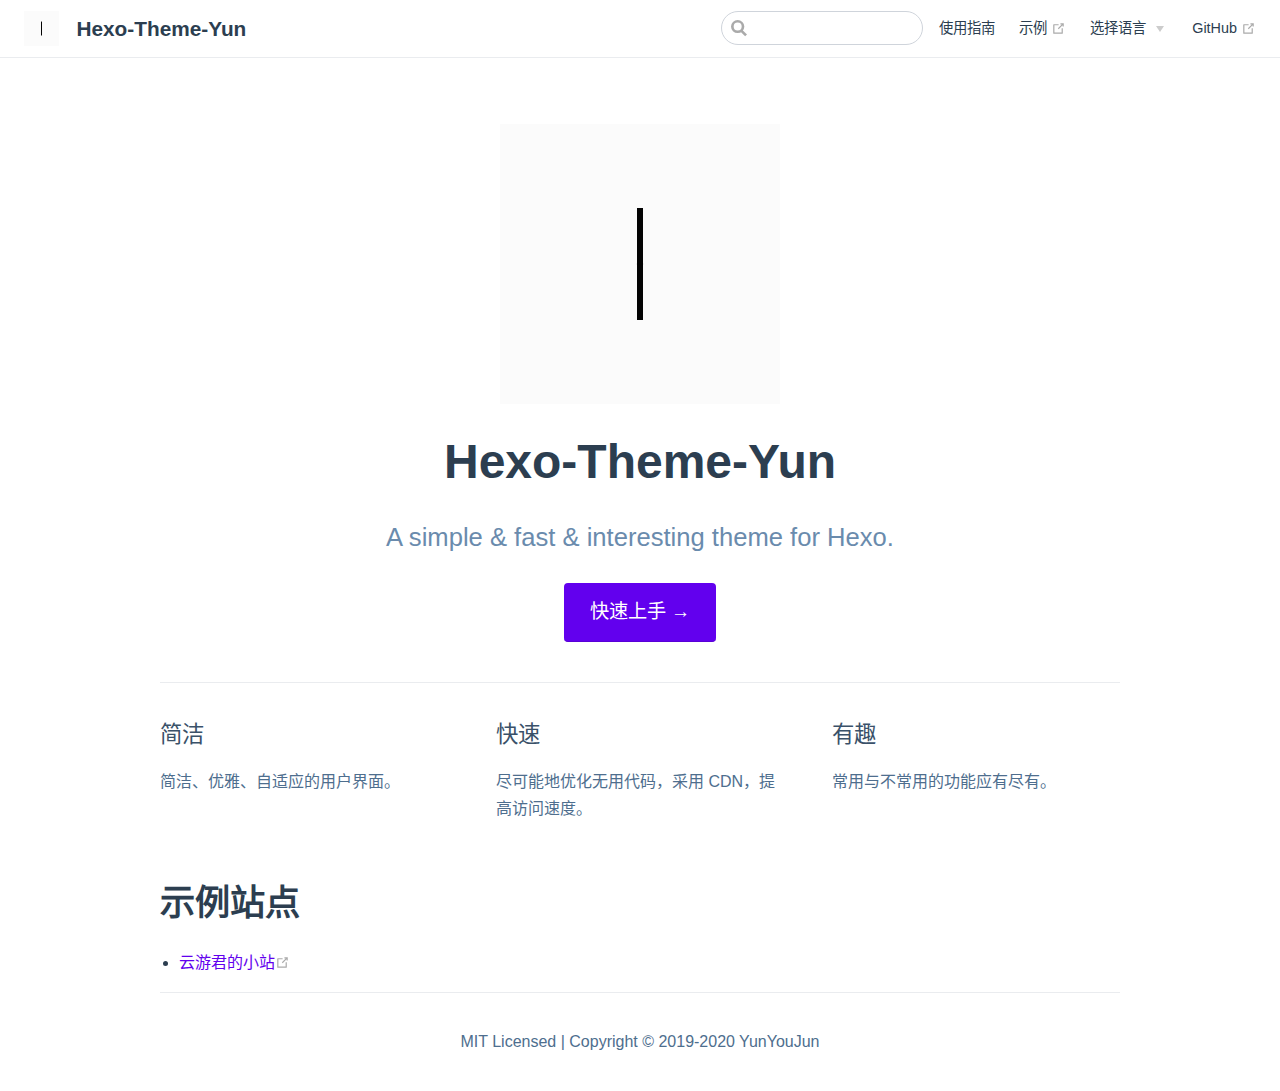
<file: index.html>
<!DOCTYPE html>
<html lang="zh-CN">
  <head>
    <meta charset="utf-8">
    <meta name="viewport" content="width=device-width,initial-scale=1">
    <title>Hexo-Theme-Yun</title>
    <meta name="description" content="A powerful &amp; simple &amp; fast theme for Hexo.">
    <meta name="generator" content="VuePress 1.3.1">
    <link rel="icon" href="/logo.png">
  <link rel="manifest" href="/manifest.json">
  <meta name="theme-color" content="#6200ee">
  <meta name="apple-mobile-web-app-capable" content="yes">
  <meta name="apple-mobile-web-app-status-bar-style" content="#6200ee">
  <link rel="apple-touch-icon" href="/logo.png">
  <link rel="mask-icon" href="/logo.png" color="#6200ee">
  <meta name="msapplication-TileImage" content="/logo.png">
  <meta name="msapplication-TileColor" content="#6200ee">
  <[object Object]></[object Object]>
    
    <link rel="preload" href="/assets/css/0.styles.6aa9fc80.css" as="style"><link rel="preload" href="/assets/js/app.b663e7e6.js" as="script"><link rel="preload" href="/assets/js/2.4c6a1c10.js" as="script"><link rel="preload" href="/assets/js/6.dcdd47dc.js" as="script"><link rel="preload" href="/assets/js/3.0c5c205d.js" as="script"><link rel="prefetch" href="/assets/js/10.4856de43.js"><link rel="prefetch" href="/assets/js/11.38d981e0.js"><link rel="prefetch" href="/assets/js/12.ebe03d4f.js"><link rel="prefetch" href="/assets/js/13.8237a7c3.js"><link rel="prefetch" href="/assets/js/14.92f6389c.js"><link rel="prefetch" href="/assets/js/15.bd300823.js"><link rel="prefetch" href="/assets/js/16.a3792da2.js"><link rel="prefetch" href="/assets/js/17.76fe4f1d.js"><link rel="prefetch" href="/assets/js/18.2052b3cf.js"><link rel="prefetch" href="/assets/js/4.f180985b.js"><link rel="prefetch" href="/assets/js/5.dac3e8b9.js"><link rel="prefetch" href="/assets/js/7.cabfba68.js"><link rel="prefetch" href="/assets/js/8.44276722.js"><link rel="prefetch" href="/assets/js/9.d3fd572e.js">
    <link rel="stylesheet" href="/assets/css/0.styles.6aa9fc80.css">
  </head>
  <body>
    <div id="app" data-server-rendered="true"><div class="theme-container no-sidebar"><header class="navbar"><div class="sidebar-button"><svg xmlns="http://www.w3.org/2000/svg" aria-hidden="true" role="img" viewBox="0 0 448 512" class="icon"><path fill="currentColor" d="M436 124H12c-6.627 0-12-5.373-12-12V80c0-6.627 5.373-12 12-12h424c6.627 0 12 5.373 12 12v32c0 6.627-5.373 12-12 12zm0 160H12c-6.627 0-12-5.373-12-12v-32c0-6.627 5.373-12 12-12h424c6.627 0 12 5.373 12 12v32c0 6.627-5.373 12-12 12zm0 160H12c-6.627 0-12-5.373-12-12v-32c0-6.627 5.373-12 12-12h424c6.627 0 12 5.373 12 12v32c0 6.627-5.373 12-12 12z"></path></svg></div> <a href="/" class="home-link router-link-exact-active router-link-active"><img src="/logo.gif" alt="Hexo-Theme-Yun" class="logo"> <span class="site-name can-hide">Hexo-Theme-Yun</span></a> <div class="links"><div class="search-box"><input aria-label="Search" autocomplete="off" spellcheck="false" value=""> <!----></div> <nav class="nav-links can-hide"><div class="nav-item"><a href="/guide/" class="nav-link">
  使用指南
</a></div><div class="nav-item"><a href="https://www.yunyoujun.cn" target="_blank" rel="noopener noreferrer" class="nav-link external">
  示例
  <svg xmlns="http://www.w3.org/2000/svg" aria-hidden="true" x="0px" y="0px" viewBox="0 0 100 100" width="15" height="15" class="icon outbound"><path fill="currentColor" d="M18.8,85.1h56l0,0c2.2,0,4-1.8,4-4v-32h-8v28h-48v-48h28v-8h-32l0,0c-2.2,0-4,1.8-4,4v56C14.8,83.3,16.6,85.1,18.8,85.1z"></path> <polygon fill="currentColor" points="45.7,48.7 51.3,54.3 77.2,28.5 77.2,37.2 85.2,37.2 85.2,14.9 62.8,14.9 62.8,22.9 71.5,22.9"></polygon></svg></a></div><div class="nav-item"><div class="dropdown-wrapper"><button type="button" aria-label="Select language" class="dropdown-title"><span class="title">选择语言</span> <span class="arrow right"></span></button> <ul class="nav-dropdown" style="display:none;"><li class="dropdown-item"><!----> <a href="/" class="nav-link router-link-exact-active router-link-active">
  简体中文
</a></li><li class="dropdown-item"><!----> <a href="/en/" class="nav-link">
  English
</a></li></ul></div></div> <a href="https://github.com/YunYouJun/hexo-theme-yun" target="_blank" rel="noopener noreferrer" class="repo-link">
    GitHub
    <svg xmlns="http://www.w3.org/2000/svg" aria-hidden="true" x="0px" y="0px" viewBox="0 0 100 100" width="15" height="15" class="icon outbound"><path fill="currentColor" d="M18.8,85.1h56l0,0c2.2,0,4-1.8,4-4v-32h-8v28h-48v-48h28v-8h-32l0,0c-2.2,0-4,1.8-4,4v56C14.8,83.3,16.6,85.1,18.8,85.1z"></path> <polygon fill="currentColor" points="45.7,48.7 51.3,54.3 77.2,28.5 77.2,37.2 85.2,37.2 85.2,14.9 62.8,14.9 62.8,22.9 71.5,22.9"></polygon></svg></a></nav></div></header> <div class="sidebar-mask"></div> <aside class="sidebar"><nav class="nav-links"><div class="nav-item"><a href="/guide/" class="nav-link">
  使用指南
</a></div><div class="nav-item"><a href="https://www.yunyoujun.cn" target="_blank" rel="noopener noreferrer" class="nav-link external">
  示例
  <svg xmlns="http://www.w3.org/2000/svg" aria-hidden="true" x="0px" y="0px" viewBox="0 0 100 100" width="15" height="15" class="icon outbound"><path fill="currentColor" d="M18.8,85.1h56l0,0c2.2,0,4-1.8,4-4v-32h-8v28h-48v-48h28v-8h-32l0,0c-2.2,0-4,1.8-4,4v56C14.8,83.3,16.6,85.1,18.8,85.1z"></path> <polygon fill="currentColor" points="45.7,48.7 51.3,54.3 77.2,28.5 77.2,37.2 85.2,37.2 85.2,14.9 62.8,14.9 62.8,22.9 71.5,22.9"></polygon></svg></a></div><div class="nav-item"><div class="dropdown-wrapper"><button type="button" aria-label="Select language" class="dropdown-title"><span class="title">选择语言</span> <span class="arrow right"></span></button> <ul class="nav-dropdown" style="display:none;"><li class="dropdown-item"><!----> <a href="/" class="nav-link router-link-exact-active router-link-active">
  简体中文
</a></li><li class="dropdown-item"><!----> <a href="/en/" class="nav-link">
  English
</a></li></ul></div></div> <a href="https://github.com/YunYouJun/hexo-theme-yun" target="_blank" rel="noopener noreferrer" class="repo-link">
    GitHub
    <svg xmlns="http://www.w3.org/2000/svg" aria-hidden="true" x="0px" y="0px" viewBox="0 0 100 100" width="15" height="15" class="icon outbound"><path fill="currentColor" d="M18.8,85.1h56l0,0c2.2,0,4-1.8,4-4v-32h-8v28h-48v-48h28v-8h-32l0,0c-2.2,0-4,1.8-4,4v56C14.8,83.3,16.6,85.1,18.8,85.1z"></path> <polygon fill="currentColor" points="45.7,48.7 51.3,54.3 77.2,28.5 77.2,37.2 85.2,37.2 85.2,14.9 62.8,14.9 62.8,22.9 71.5,22.9"></polygon></svg></a></nav>  <!----> </aside> <main aria-labelledby="main-title" class="home"><header class="hero"><img src="/logo.gif" alt="hero"> <h1 id="main-title">
      Hexo-Theme-Yun
    </h1> <p class="description">
      A simple &amp; fast &amp; interesting theme for Hexo.
    </p> <p class="action"><a href="/guide/" class="nav-link action-button">
  快速上手 →
</a></p></header> <div class="features"><div class="feature"><h2>简洁</h2> <p>简洁、优雅、自适应的用户界面。</p></div><div class="feature"><h2>快速</h2> <p>尽可能地优化无用代码，采用 CDN，提高访问速度。</p></div><div class="feature"><h2>有趣</h2> <p>常用与不常用的功能应有尽有。</p></div></div> <div class="theme-default-content custom content__default"><h1 id="示例站点"><a href="#示例站点" class="header-anchor">#</a> 示例站点</h1> <ul><li><a href="https://www.yunyoujun.cn" target="_blank" rel="noopener noreferrer">云游君的小站<svg xmlns="http://www.w3.org/2000/svg" aria-hidden="true" x="0px" y="0px" viewBox="0 0 100 100" width="15" height="15" class="icon outbound"><path fill="currentColor" d="M18.8,85.1h56l0,0c2.2,0,4-1.8,4-4v-32h-8v28h-48v-48h28v-8h-32l0,0c-2.2,0-4,1.8-4,4v56C14.8,83.3,16.6,85.1,18.8,85.1z"></path> <polygon fill="currentColor" points="45.7,48.7 51.3,54.3 77.2,28.5 77.2,37.2 85.2,37.2 85.2,14.9 62.8,14.9 62.8,22.9 71.5,22.9"></polygon></svg></a></li></ul></div> <div class="footer">
    MIT Licensed | Copyright © 2019-2020 YunYouJun
  </div></main></div><div class="global-ui"><!----><!----></div></div>
    <script src="/assets/js/app.b663e7e6.js" defer></script><script src="/assets/js/2.4c6a1c10.js" defer></script><script src="/assets/js/6.dcdd47dc.js" defer></script><script src="/assets/js/3.0c5c205d.js" defer></script>
  </body>
</html>
</file>
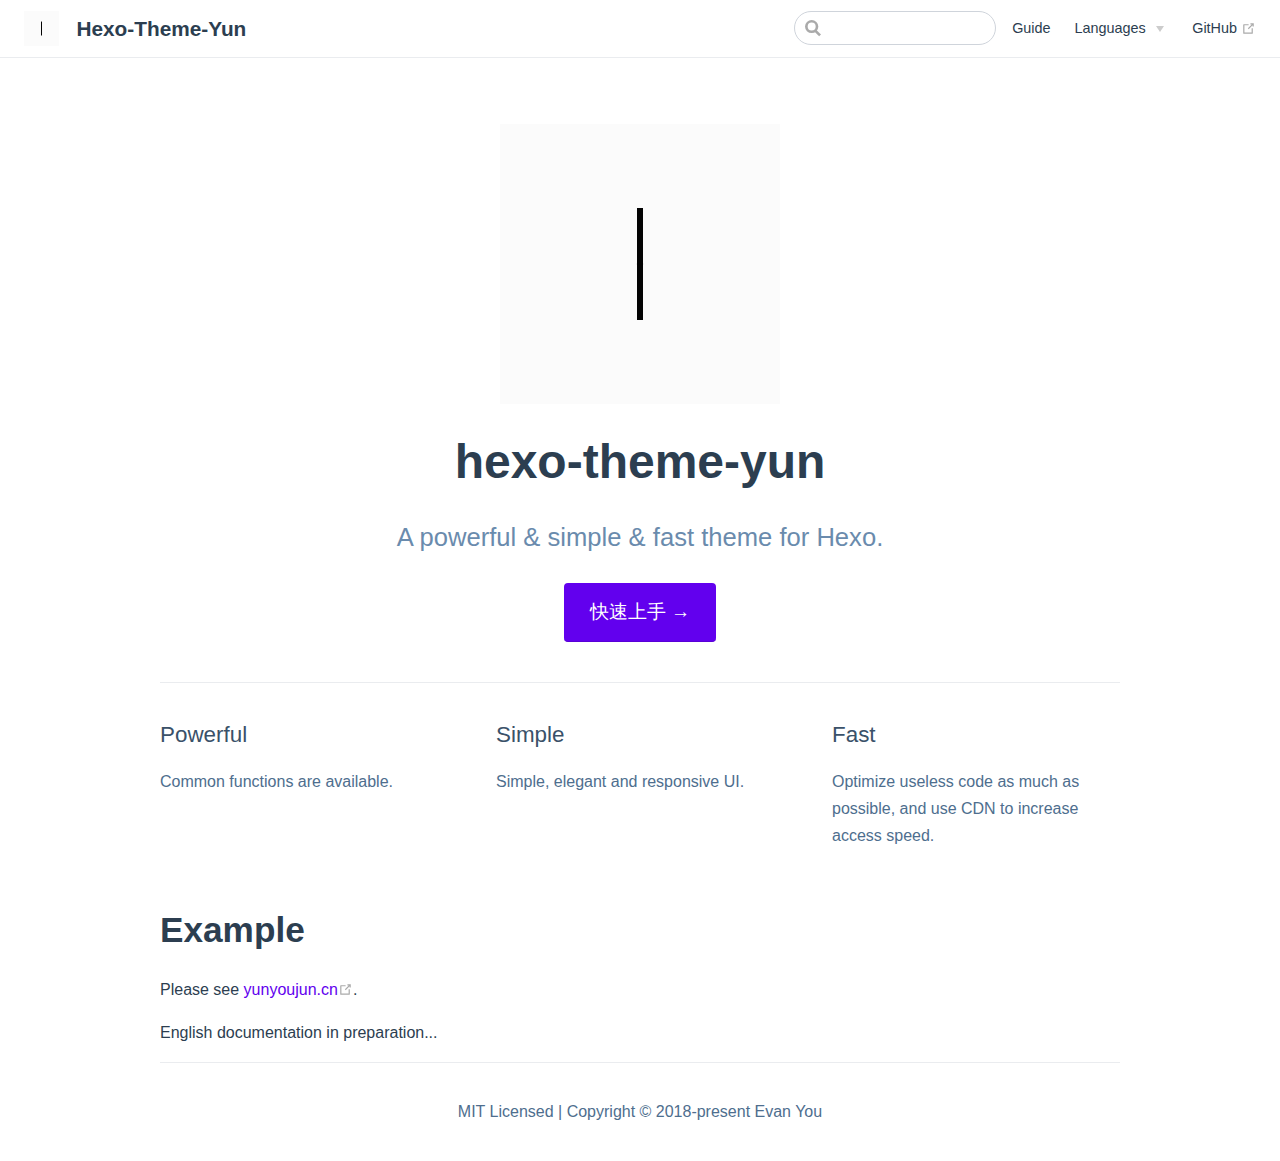
<file: en/index.html>
<!DOCTYPE html>
<html lang="en-US">
  <head>
    <meta charset="utf-8">
    <meta name="viewport" content="width=device-width,initial-scale=1">
    <title>Hexo-Theme-Yun</title>
    <meta name="description" content="A powerful &amp; simple &amp; fast theme for Hexo.">
    <meta name="generator" content="VuePress 1.3.1">
    <link rel="icon" href="/logo.png">
  <link rel="manifest" href="/manifest.json">
  <meta name="theme-color" content="#6200ee">
  <meta name="apple-mobile-web-app-capable" content="yes">
  <meta name="apple-mobile-web-app-status-bar-style" content="#6200ee">
  <link rel="apple-touch-icon" href="/logo.png">
  <link rel="mask-icon" href="/logo.png" color="#6200ee">
  <meta name="msapplication-TileImage" content="/logo.png">
  <meta name="msapplication-TileColor" content="#6200ee">
  <[object Object]></[object Object]>
    
    <link rel="preload" href="/assets/css/0.styles.6aa9fc80.css" as="style"><link rel="preload" href="/assets/js/app.b663e7e6.js" as="script"><link rel="preload" href="/assets/js/2.4c6a1c10.js" as="script"><link rel="preload" href="/assets/js/8.44276722.js" as="script"><link rel="preload" href="/assets/js/3.0c5c205d.js" as="script"><link rel="prefetch" href="/assets/js/10.4856de43.js"><link rel="prefetch" href="/assets/js/11.38d981e0.js"><link rel="prefetch" href="/assets/js/12.ebe03d4f.js"><link rel="prefetch" href="/assets/js/13.8237a7c3.js"><link rel="prefetch" href="/assets/js/14.92f6389c.js"><link rel="prefetch" href="/assets/js/15.bd300823.js"><link rel="prefetch" href="/assets/js/16.a3792da2.js"><link rel="prefetch" href="/assets/js/17.76fe4f1d.js"><link rel="prefetch" href="/assets/js/18.2052b3cf.js"><link rel="prefetch" href="/assets/js/4.f180985b.js"><link rel="prefetch" href="/assets/js/5.dac3e8b9.js"><link rel="prefetch" href="/assets/js/6.dcdd47dc.js"><link rel="prefetch" href="/assets/js/7.cabfba68.js"><link rel="prefetch" href="/assets/js/9.d3fd572e.js">
    <link rel="stylesheet" href="/assets/css/0.styles.6aa9fc80.css">
  </head>
  <body>
    <div id="app" data-server-rendered="true"><div class="theme-container no-sidebar"><header class="navbar"><div class="sidebar-button"><svg xmlns="http://www.w3.org/2000/svg" aria-hidden="true" role="img" viewBox="0 0 448 512" class="icon"><path fill="currentColor" d="M436 124H12c-6.627 0-12-5.373-12-12V80c0-6.627 5.373-12 12-12h424c6.627 0 12 5.373 12 12v32c0 6.627-5.373 12-12 12zm0 160H12c-6.627 0-12-5.373-12-12v-32c0-6.627 5.373-12 12-12h424c6.627 0 12 5.373 12 12v32c0 6.627-5.373 12-12 12zm0 160H12c-6.627 0-12-5.373-12-12v-32c0-6.627 5.373-12 12-12h424c6.627 0 12 5.373 12 12v32c0 6.627-5.373 12-12 12z"></path></svg></div> <a href="/en/" class="home-link router-link-exact-active router-link-active"><img src="/logo.gif" alt="Hexo-Theme-Yun" class="logo"> <span class="site-name can-hide">Hexo-Theme-Yun</span></a> <div class="links"><div class="search-box"><input aria-label="Search" autocomplete="off" spellcheck="false" value=""> <!----></div> <nav class="nav-links can-hide"><div class="nav-item"><a href="/guide/" class="nav-link">
  Guide
</a></div><div class="nav-item"><div class="dropdown-wrapper"><button type="button" aria-label="Select language" class="dropdown-title"><span class="title">Languages</span> <span class="arrow right"></span></button> <ul class="nav-dropdown" style="display:none;"><li class="dropdown-item"><!----> <a href="/" class="nav-link">
  简体中文
</a></li><li class="dropdown-item"><!----> <a href="/en/" class="nav-link router-link-exact-active router-link-active">
  English
</a></li></ul></div></div> <a href="https://github.com/YunYouJun/hexo-theme-yun" target="_blank" rel="noopener noreferrer" class="repo-link">
    GitHub
    <svg xmlns="http://www.w3.org/2000/svg" aria-hidden="true" x="0px" y="0px" viewBox="0 0 100 100" width="15" height="15" class="icon outbound"><path fill="currentColor" d="M18.8,85.1h56l0,0c2.2,0,4-1.8,4-4v-32h-8v28h-48v-48h28v-8h-32l0,0c-2.2,0-4,1.8-4,4v56C14.8,83.3,16.6,85.1,18.8,85.1z"></path> <polygon fill="currentColor" points="45.7,48.7 51.3,54.3 77.2,28.5 77.2,37.2 85.2,37.2 85.2,14.9 62.8,14.9 62.8,22.9 71.5,22.9"></polygon></svg></a></nav></div></header> <div class="sidebar-mask"></div> <aside class="sidebar"><nav class="nav-links"><div class="nav-item"><a href="/guide/" class="nav-link">
  Guide
</a></div><div class="nav-item"><div class="dropdown-wrapper"><button type="button" aria-label="Select language" class="dropdown-title"><span class="title">Languages</span> <span class="arrow right"></span></button> <ul class="nav-dropdown" style="display:none;"><li class="dropdown-item"><!----> <a href="/" class="nav-link">
  简体中文
</a></li><li class="dropdown-item"><!----> <a href="/en/" class="nav-link router-link-exact-active router-link-active">
  English
</a></li></ul></div></div> <a href="https://github.com/YunYouJun/hexo-theme-yun" target="_blank" rel="noopener noreferrer" class="repo-link">
    GitHub
    <svg xmlns="http://www.w3.org/2000/svg" aria-hidden="true" x="0px" y="0px" viewBox="0 0 100 100" width="15" height="15" class="icon outbound"><path fill="currentColor" d="M18.8,85.1h56l0,0c2.2,0,4-1.8,4-4v-32h-8v28h-48v-48h28v-8h-32l0,0c-2.2,0-4,1.8-4,4v56C14.8,83.3,16.6,85.1,18.8,85.1z"></path> <polygon fill="currentColor" points="45.7,48.7 51.3,54.3 77.2,28.5 77.2,37.2 85.2,37.2 85.2,14.9 62.8,14.9 62.8,22.9 71.5,22.9"></polygon></svg></a></nav>  <!----> </aside> <main aria-labelledby="main-title" class="home"><header class="hero"><img src="/logo.gif" alt="hero"> <h1 id="main-title">
      hexo-theme-yun
    </h1> <p class="description">
      A powerful &amp; simple &amp; fast theme for Hexo.
    </p> <p class="action"><a href="/en/guide/" class="nav-link action-button">
  快速上手 →
</a></p></header> <div class="features"><div class="feature"><h2>Powerful</h2> <p>Common functions are available.</p></div><div class="feature"><h2>Simple</h2> <p>Simple, elegant and responsive UI.</p></div><div class="feature"><h2>Fast</h2> <p>Optimize useless code as much as possible, and use CDN to increase access speed.</p></div></div> <div class="theme-default-content custom content__default"><h1 id="example"><a href="#example" class="header-anchor">#</a> Example</h1> <p>Please see <a href="https://yunyoujun.cn" target="_blank" rel="noopener noreferrer">yunyoujun.cn<svg xmlns="http://www.w3.org/2000/svg" aria-hidden="true" x="0px" y="0px" viewBox="0 0 100 100" width="15" height="15" class="icon outbound"><path fill="currentColor" d="M18.8,85.1h56l0,0c2.2,0,4-1.8,4-4v-32h-8v28h-48v-48h28v-8h-32l0,0c-2.2,0-4,1.8-4,4v56C14.8,83.3,16.6,85.1,18.8,85.1z"></path> <polygon fill="currentColor" points="45.7,48.7 51.3,54.3 77.2,28.5 77.2,37.2 85.2,37.2 85.2,14.9 62.8,14.9 62.8,22.9 71.5,22.9"></polygon></svg></a>.</p> <p>English documentation in preparation...</p></div> <div class="footer">
    MIT Licensed | Copyright © 2018-present Evan You
  </div></main></div><div class="global-ui"><!----><!----></div></div>
    <script src="/assets/js/app.b663e7e6.js" defer></script><script src="/assets/js/2.4c6a1c10.js" defer></script><script src="/assets/js/8.44276722.js" defer></script><script src="/assets/js/3.0c5c205d.js" defer></script>
  </body>
</html>
</file>
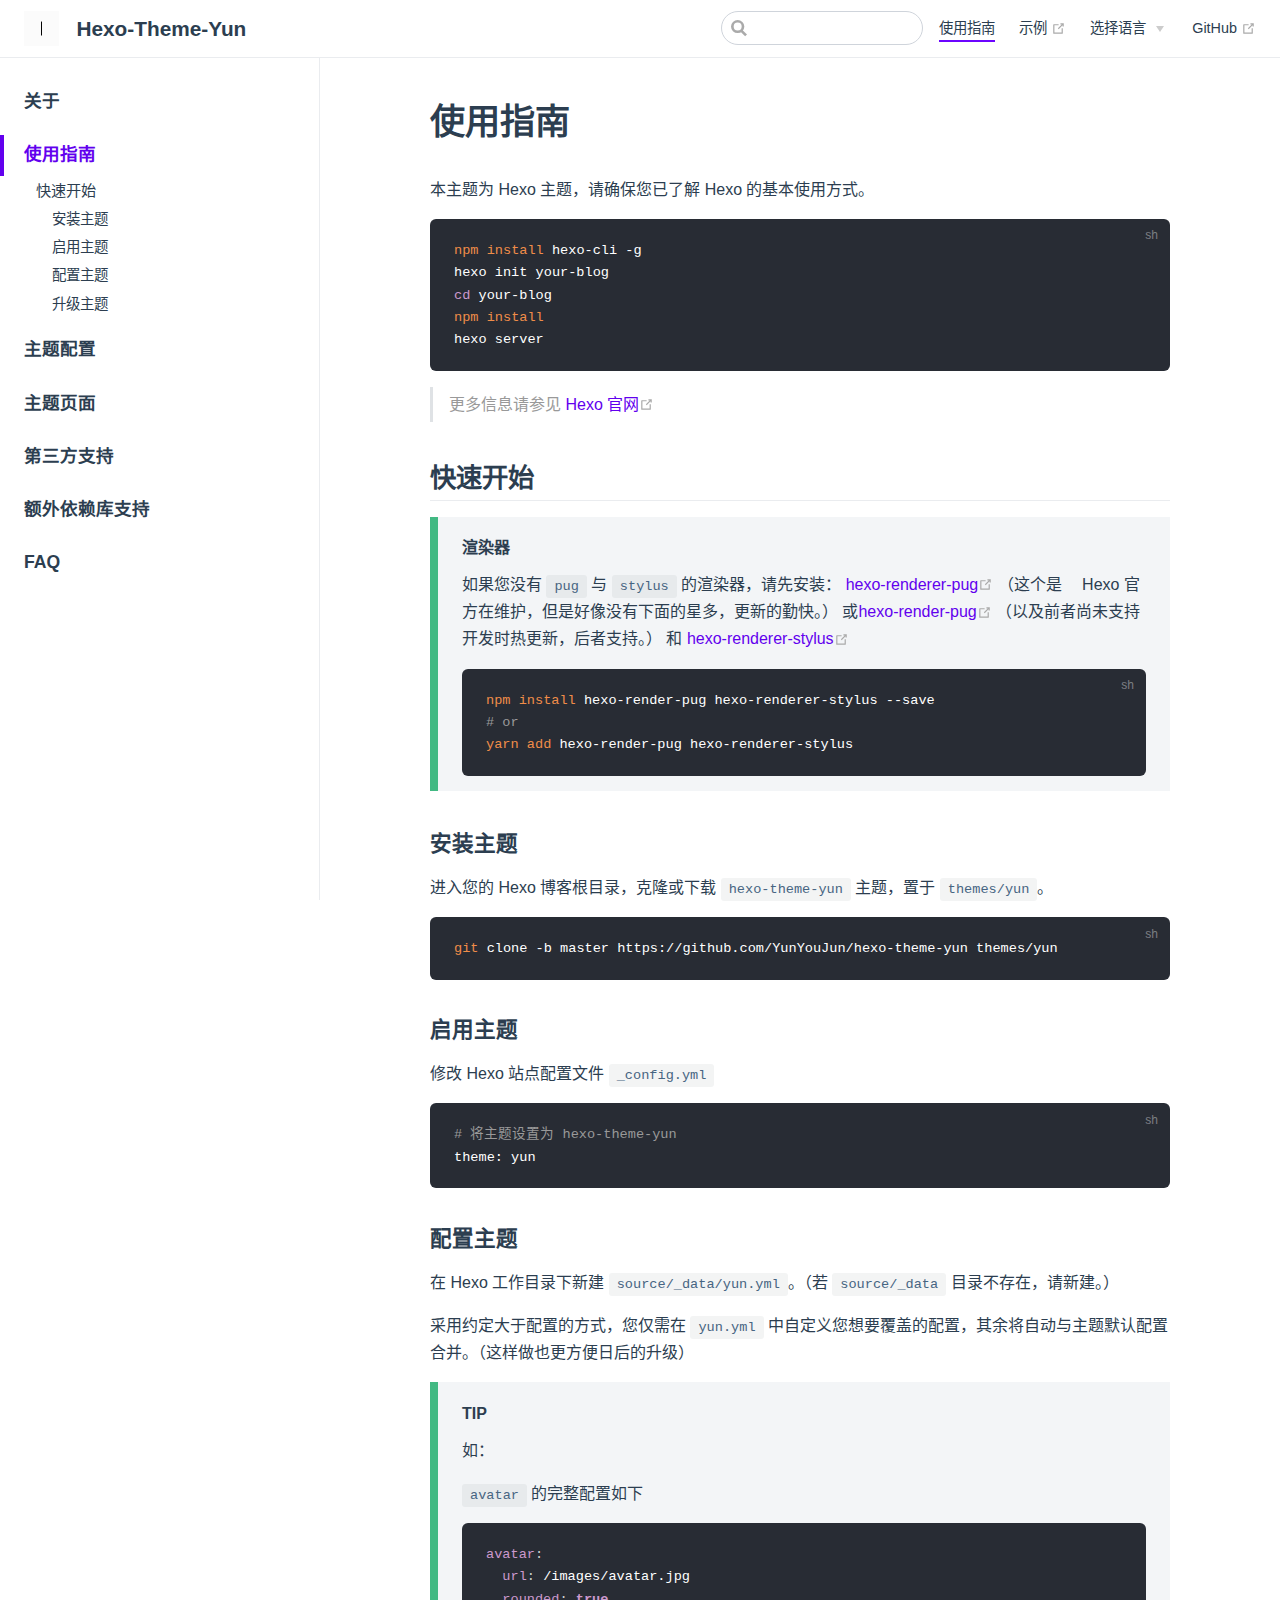
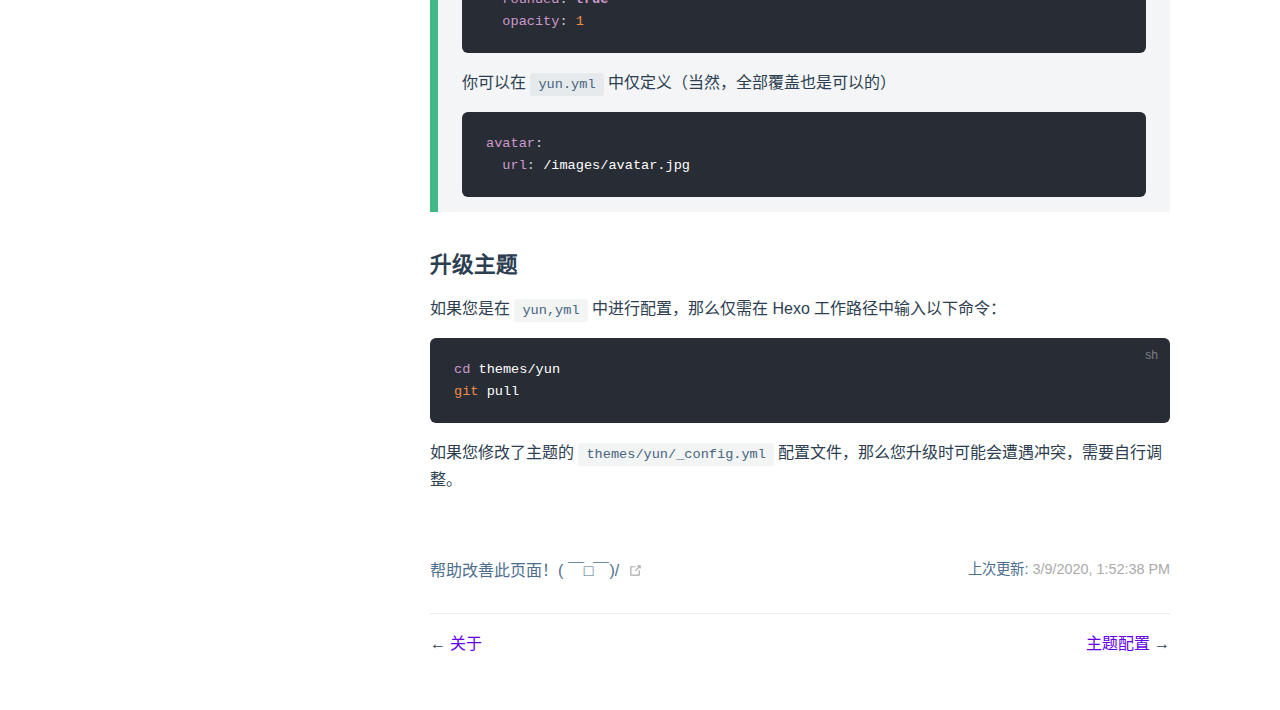
<file: guide/index.html>
<!DOCTYPE html>
<html lang="zh-CN">
  <head>
    <meta charset="utf-8">
    <meta name="viewport" content="width=device-width,initial-scale=1">
    <title>使用指南 | Hexo-Theme-Yun</title>
    <meta name="description" content="A powerful &amp; simple &amp; fast theme for Hexo.">
    <meta name="generator" content="VuePress 1.3.1">
    <link rel="icon" href="/logo.png">
  <link rel="manifest" href="/manifest.json">
  <meta name="theme-color" content="#6200ee">
  <meta name="apple-mobile-web-app-capable" content="yes">
  <meta name="apple-mobile-web-app-status-bar-style" content="#6200ee">
  <link rel="apple-touch-icon" href="/logo.png">
  <link rel="mask-icon" href="/logo.png" color="#6200ee">
  <meta name="msapplication-TileImage" content="/logo.png">
  <meta name="msapplication-TileColor" content="#6200ee">
  <[object Object]></[object Object]>
    
    <link rel="preload" href="/assets/css/0.styles.6aa9fc80.css" as="style"><link rel="preload" href="/assets/js/app.b663e7e6.js" as="script"><link rel="preload" href="/assets/js/2.4c6a1c10.js" as="script"><link rel="preload" href="/assets/js/10.4856de43.js" as="script"><link rel="preload" href="/assets/js/3.0c5c205d.js" as="script"><link rel="prefetch" href="/assets/js/11.38d981e0.js"><link rel="prefetch" href="/assets/js/12.ebe03d4f.js"><link rel="prefetch" href="/assets/js/13.8237a7c3.js"><link rel="prefetch" href="/assets/js/14.92f6389c.js"><link rel="prefetch" href="/assets/js/15.bd300823.js"><link rel="prefetch" href="/assets/js/16.a3792da2.js"><link rel="prefetch" href="/assets/js/17.76fe4f1d.js"><link rel="prefetch" href="/assets/js/18.2052b3cf.js"><link rel="prefetch" href="/assets/js/4.f180985b.js"><link rel="prefetch" href="/assets/js/5.dac3e8b9.js"><link rel="prefetch" href="/assets/js/6.dcdd47dc.js"><link rel="prefetch" href="/assets/js/7.cabfba68.js"><link rel="prefetch" href="/assets/js/8.44276722.js"><link rel="prefetch" href="/assets/js/9.d3fd572e.js">
    <link rel="stylesheet" href="/assets/css/0.styles.6aa9fc80.css">
  </head>
  <body>
    <div id="app" data-server-rendered="true"><div class="theme-container"><header class="navbar"><div class="sidebar-button"><svg xmlns="http://www.w3.org/2000/svg" aria-hidden="true" role="img" viewBox="0 0 448 512" class="icon"><path fill="currentColor" d="M436 124H12c-6.627 0-12-5.373-12-12V80c0-6.627 5.373-12 12-12h424c6.627 0 12 5.373 12 12v32c0 6.627-5.373 12-12 12zm0 160H12c-6.627 0-12-5.373-12-12v-32c0-6.627 5.373-12 12-12h424c6.627 0 12 5.373 12 12v32c0 6.627-5.373 12-12 12zm0 160H12c-6.627 0-12-5.373-12-12v-32c0-6.627 5.373-12 12-12h424c6.627 0 12 5.373 12 12v32c0 6.627-5.373 12-12 12z"></path></svg></div> <a href="/" class="home-link router-link-active"><img src="/logo.gif" alt="Hexo-Theme-Yun" class="logo"> <span class="site-name can-hide">Hexo-Theme-Yun</span></a> <div class="links"><div class="search-box"><input aria-label="Search" autocomplete="off" spellcheck="false" value=""> <!----></div> <nav class="nav-links can-hide"><div class="nav-item"><a href="/guide/" class="nav-link router-link-exact-active router-link-active">
  使用指南
</a></div><div class="nav-item"><a href="https://www.yunyoujun.cn" target="_blank" rel="noopener noreferrer" class="nav-link external">
  示例
  <svg xmlns="http://www.w3.org/2000/svg" aria-hidden="true" x="0px" y="0px" viewBox="0 0 100 100" width="15" height="15" class="icon outbound"><path fill="currentColor" d="M18.8,85.1h56l0,0c2.2,0,4-1.8,4-4v-32h-8v28h-48v-48h28v-8h-32l0,0c-2.2,0-4,1.8-4,4v56C14.8,83.3,16.6,85.1,18.8,85.1z"></path> <polygon fill="currentColor" points="45.7,48.7 51.3,54.3 77.2,28.5 77.2,37.2 85.2,37.2 85.2,14.9 62.8,14.9 62.8,22.9 71.5,22.9"></polygon></svg></a></div><div class="nav-item"><div class="dropdown-wrapper"><button type="button" aria-label="Select language" class="dropdown-title"><span class="title">选择语言</span> <span class="arrow right"></span></button> <ul class="nav-dropdown" style="display:none;"><li class="dropdown-item"><!----> <a href="/guide/" class="nav-link router-link-exact-active router-link-active">
  简体中文
</a></li><li class="dropdown-item"><!----> <a href="/en/guide/" class="nav-link">
  English
</a></li></ul></div></div> <a href="https://github.com/YunYouJun/hexo-theme-yun" target="_blank" rel="noopener noreferrer" class="repo-link">
    GitHub
    <svg xmlns="http://www.w3.org/2000/svg" aria-hidden="true" x="0px" y="0px" viewBox="0 0 100 100" width="15" height="15" class="icon outbound"><path fill="currentColor" d="M18.8,85.1h56l0,0c2.2,0,4-1.8,4-4v-32h-8v28h-48v-48h28v-8h-32l0,0c-2.2,0-4,1.8-4,4v56C14.8,83.3,16.6,85.1,18.8,85.1z"></path> <polygon fill="currentColor" points="45.7,48.7 51.3,54.3 77.2,28.5 77.2,37.2 85.2,37.2 85.2,14.9 62.8,14.9 62.8,22.9 71.5,22.9"></polygon></svg></a></nav></div></header> <div class="sidebar-mask"></div> <aside class="sidebar"><nav class="nav-links"><div class="nav-item"><a href="/guide/" class="nav-link router-link-exact-active router-link-active">
  使用指南
</a></div><div class="nav-item"><a href="https://www.yunyoujun.cn" target="_blank" rel="noopener noreferrer" class="nav-link external">
  示例
  <svg xmlns="http://www.w3.org/2000/svg" aria-hidden="true" x="0px" y="0px" viewBox="0 0 100 100" width="15" height="15" class="icon outbound"><path fill="currentColor" d="M18.8,85.1h56l0,0c2.2,0,4-1.8,4-4v-32h-8v28h-48v-48h28v-8h-32l0,0c-2.2,0-4,1.8-4,4v56C14.8,83.3,16.6,85.1,18.8,85.1z"></path> <polygon fill="currentColor" points="45.7,48.7 51.3,54.3 77.2,28.5 77.2,37.2 85.2,37.2 85.2,14.9 62.8,14.9 62.8,22.9 71.5,22.9"></polygon></svg></a></div><div class="nav-item"><div class="dropdown-wrapper"><button type="button" aria-label="Select language" class="dropdown-title"><span class="title">选择语言</span> <span class="arrow right"></span></button> <ul class="nav-dropdown" style="display:none;"><li class="dropdown-item"><!----> <a href="/guide/" class="nav-link router-link-exact-active router-link-active">
  简体中文
</a></li><li class="dropdown-item"><!----> <a href="/en/guide/" class="nav-link">
  English
</a></li></ul></div></div> <a href="https://github.com/YunYouJun/hexo-theme-yun" target="_blank" rel="noopener noreferrer" class="repo-link">
    GitHub
    <svg xmlns="http://www.w3.org/2000/svg" aria-hidden="true" x="0px" y="0px" viewBox="0 0 100 100" width="15" height="15" class="icon outbound"><path fill="currentColor" d="M18.8,85.1h56l0,0c2.2,0,4-1.8,4-4v-32h-8v28h-48v-48h28v-8h-32l0,0c-2.2,0-4,1.8-4,4v56C14.8,83.3,16.6,85.1,18.8,85.1z"></path> <polygon fill="currentColor" points="45.7,48.7 51.3,54.3 77.2,28.5 77.2,37.2 85.2,37.2 85.2,14.9 62.8,14.9 62.8,22.9 71.5,22.9"></polygon></svg></a></nav>  <ul class="sidebar-links"><li><a href="/guide/about.html" class="sidebar-link">关于</a></li><li><a href="/guide/" class="active sidebar-link">使用指南</a><ul class="sidebar-sub-headers"><li class="sidebar-sub-header"><a href="/guide/#快速开始" class="sidebar-link">快速开始</a><ul class="sidebar-sub-headers"><li class="sidebar-sub-header"><a href="/guide/#安装主题" class="sidebar-link">安装主题</a></li><li class="sidebar-sub-header"><a href="/guide/#启用主题" class="sidebar-link">启用主题</a></li><li class="sidebar-sub-header"><a href="/guide/#配置主题" class="sidebar-link">配置主题</a></li><li class="sidebar-sub-header"><a href="/guide/#升级主题" class="sidebar-link">升级主题</a></li></ul></li></ul></li><li><a href="/guide/config.html" class="sidebar-link">主题配置</a></li><li><a href="/guide/page.html" class="sidebar-link">主题页面</a></li><li><a href="/guide/third-party-support.html" class="sidebar-link">第三方支持</a></li><li><a href="/guide/additional-package-support.html" class="sidebar-link">额外依赖库支持</a></li><li><a href="/guide/faq.html" class="sidebar-link">FAQ</a></li></ul> </aside> <main class="page"> <div class="theme-default-content content__default"><h1 id="使用指南"><a href="#使用指南" class="header-anchor">#</a> 使用指南</h1> <p>本主题为 Hexo 主题，请确保您已了解 Hexo 的基本使用方式。</p> <div class="language-sh extra-class"><pre class="language-sh"><code><span class="token function">npm</span> <span class="token function">install</span> hexo-cli -g
hexo init your-blog
<span class="token builtin class-name">cd</span> your-blog
<span class="token function">npm</span> <span class="token function">install</span>
hexo server
</code></pre></div><blockquote><p>更多信息请参见 <a href="https://hexo.io/" target="_blank" rel="noopener noreferrer">Hexo 官网<svg xmlns="http://www.w3.org/2000/svg" aria-hidden="true" x="0px" y="0px" viewBox="0 0 100 100" width="15" height="15" class="icon outbound"><path fill="currentColor" d="M18.8,85.1h56l0,0c2.2,0,4-1.8,4-4v-32h-8v28h-48v-48h28v-8h-32l0,0c-2.2,0-4,1.8-4,4v56C14.8,83.3,16.6,85.1,18.8,85.1z"></path> <polygon fill="currentColor" points="45.7,48.7 51.3,54.3 77.2,28.5 77.2,37.2 85.2,37.2 85.2,14.9 62.8,14.9 62.8,22.9 71.5,22.9"></polygon></svg></a></p></blockquote> <h2 id="快速开始"><a href="#快速开始" class="header-anchor">#</a> 快速开始</h2> <div class="custom-block tip"><p class="custom-block-title">渲染器</p> <p>如果您没有 <code>pug</code> 与 <code>stylus</code> 的渲染器，请先安装：
<a href="https://github.com/hexojs/hexo-renderer-pug" target="_blank" rel="noopener noreferrer">hexo-renderer-pug<svg xmlns="http://www.w3.org/2000/svg" aria-hidden="true" x="0px" y="0px" viewBox="0 0 100 100" width="15" height="15" class="icon outbound"><path fill="currentColor" d="M18.8,85.1h56l0,0c2.2,0,4-1.8,4-4v-32h-8v28h-48v-48h28v-8h-32l0,0c-2.2,0-4,1.8-4,4v56C14.8,83.3,16.6,85.1,18.8,85.1z"></path> <polygon fill="currentColor" points="45.7,48.7 51.3,54.3 77.2,28.5 77.2,37.2 85.2,37.2 85.2,14.9 62.8,14.9 62.8,22.9 71.5,22.9"></polygon></svg></a>
（这个是　 Hexo 官方在维护，但是好像没有下面的星多，更新的勤快。）
或<a href="https://github.com/maxknee/hexo-render-pug" target="_blank" rel="noopener noreferrer">hexo-render-pug<svg xmlns="http://www.w3.org/2000/svg" aria-hidden="true" x="0px" y="0px" viewBox="0 0 100 100" width="15" height="15" class="icon outbound"><path fill="currentColor" d="M18.8,85.1h56l0,0c2.2,0,4-1.8,4-4v-32h-8v28h-48v-48h28v-8h-32l0,0c-2.2,0-4,1.8-4,4v56C14.8,83.3,16.6,85.1,18.8,85.1z"></path> <polygon fill="currentColor" points="45.7,48.7 51.3,54.3 77.2,28.5 77.2,37.2 85.2,37.2 85.2,14.9 62.8,14.9 62.8,22.9 71.5,22.9"></polygon></svg></a>
（以及前者尚未支持开发时热更新，后者支持。）
和 <a href="https://github.com/hexojs/hexo-renderer-stylus" target="_blank" rel="noopener noreferrer">hexo-renderer-stylus<svg xmlns="http://www.w3.org/2000/svg" aria-hidden="true" x="0px" y="0px" viewBox="0 0 100 100" width="15" height="15" class="icon outbound"><path fill="currentColor" d="M18.8,85.1h56l0,0c2.2,0,4-1.8,4-4v-32h-8v28h-48v-48h28v-8h-32l0,0c-2.2,0-4,1.8-4,4v56C14.8,83.3,16.6,85.1,18.8,85.1z"></path> <polygon fill="currentColor" points="45.7,48.7 51.3,54.3 77.2,28.5 77.2,37.2 85.2,37.2 85.2,14.9 62.8,14.9 62.8,22.9 71.5,22.9"></polygon></svg></a></p> <div class="language-sh extra-class"><pre class="language-sh"><code><span class="token function">npm</span> <span class="token function">install</span> hexo-render-pug hexo-renderer-stylus --save
<span class="token comment"># or</span>
<span class="token function">yarn</span> <span class="token function">add</span> hexo-render-pug hexo-renderer-stylus
</code></pre></div></div> <h3 id="安装主题"><a href="#安装主题" class="header-anchor">#</a> 安装主题</h3> <p>进入您的 Hexo 博客根目录，克隆或下载 <code>hexo-theme-yun</code> 主题，置于 <code>themes/yun</code>。</p> <div class="language-sh extra-class"><pre class="language-sh"><code><span class="token function">git</span> clone -b master https://github.com/YunYouJun/hexo-theme-yun themes/yun
</code></pre></div><h3 id="启用主题"><a href="#启用主题" class="header-anchor">#</a> 启用主题</h3> <p>修改 Hexo 站点配置文件 <code>_config.yml</code></p> <div class="language-sh extra-class"><pre class="language-sh"><code><span class="token comment"># 将主题设置为 hexo-theme-yun</span>
theme: yun
</code></pre></div><h3 id="配置主题"><a href="#配置主题" class="header-anchor">#</a> 配置主题</h3> <p>在 Hexo 工作目录下新建 <code>source/_data/yun.yml</code>。（若 <code>source/_data</code> 目录不存在，请新建。）</p> <p>采用约定大于配置的方式，您仅需在 <code>yun.yml</code> 中自定义您想要覆盖的配置，其余将自动与主题默认配置合并。（这样做也更方便日后的升级）</p> <div class="custom-block tip"><p class="custom-block-title">TIP</p> <p>如：</p> <p><code>avatar</code> 的完整配置如下</p> <div class="language-yml extra-class"><pre class="language-yml"><code><span class="token key atrule">avatar</span><span class="token punctuation">:</span>
  <span class="token key atrule">url</span><span class="token punctuation">:</span> /images/avatar.jpg
  <span class="token key atrule">rounded</span><span class="token punctuation">:</span> <span class="token boolean important">true</span>
  <span class="token key atrule">opacity</span><span class="token punctuation">:</span> <span class="token number">1</span>
</code></pre></div><p>你可以在 <code>yun.yml</code> 中仅定义（当然，全部覆盖也是可以的）</p> <div class="language-yml extra-class"><pre class="language-yml"><code><span class="token key atrule">avatar</span><span class="token punctuation">:</span>
  <span class="token key atrule">url</span><span class="token punctuation">:</span> /images/avatar.jpg
</code></pre></div></div> <h3 id="升级主题"><a href="#升级主题" class="header-anchor">#</a> 升级主题</h3> <p>如果您是在 <code>yun,yml</code> 中进行配置，那么仅需在 Hexo 工作路径中输入以下命令：</p> <div class="language-sh extra-class"><pre class="language-sh"><code><span class="token builtin class-name">cd</span> themes/yun
<span class="token function">git</span> pull
</code></pre></div><p>如果您修改了主题的 <code>themes/yun/_config.yml</code> 配置文件，那么您升级时可能会遭遇冲突，需要自行调整。</p></div> <footer class="page-edit"><div class="edit-link"><a href="https://github.com/YunYouJun/hexo-theme-yun/edit/master/docs/guide/README.md" target="_blank" rel="noopener noreferrer">帮助改善此页面！( ￣□￣)/</a> <svg xmlns="http://www.w3.org/2000/svg" aria-hidden="true" x="0px" y="0px" viewBox="0 0 100 100" width="15" height="15" class="icon outbound"><path fill="currentColor" d="M18.8,85.1h56l0,0c2.2,0,4-1.8,4-4v-32h-8v28h-48v-48h28v-8h-32l0,0c-2.2,0-4,1.8-4,4v56C14.8,83.3,16.6,85.1,18.8,85.1z"></path> <polygon fill="currentColor" points="45.7,48.7 51.3,54.3 77.2,28.5 77.2,37.2 85.2,37.2 85.2,14.9 62.8,14.9 62.8,22.9 71.5,22.9"></polygon></svg></div> <div class="last-updated"><span class="prefix">上次更新:</span> <span class="time">3/9/2020, 1:52:38 PM</span></div></footer> <div class="page-nav"><p class="inner"><span class="prev">
      ←
      <a href="/guide/about.html" class="prev">
        关于
      </a></span> <span class="next"><a href="/guide/config.html">
        主题配置
      </a>
      →
    </span></p></div> </main></div><div class="global-ui"><!----><!----></div></div>
    <script src="/assets/js/app.b663e7e6.js" defer></script><script src="/assets/js/2.4c6a1c10.js" defer></script><script src="/assets/js/10.4856de43.js" defer></script><script src="/assets/js/3.0c5c205d.js" defer></script>
  </body>
</html>
</file>
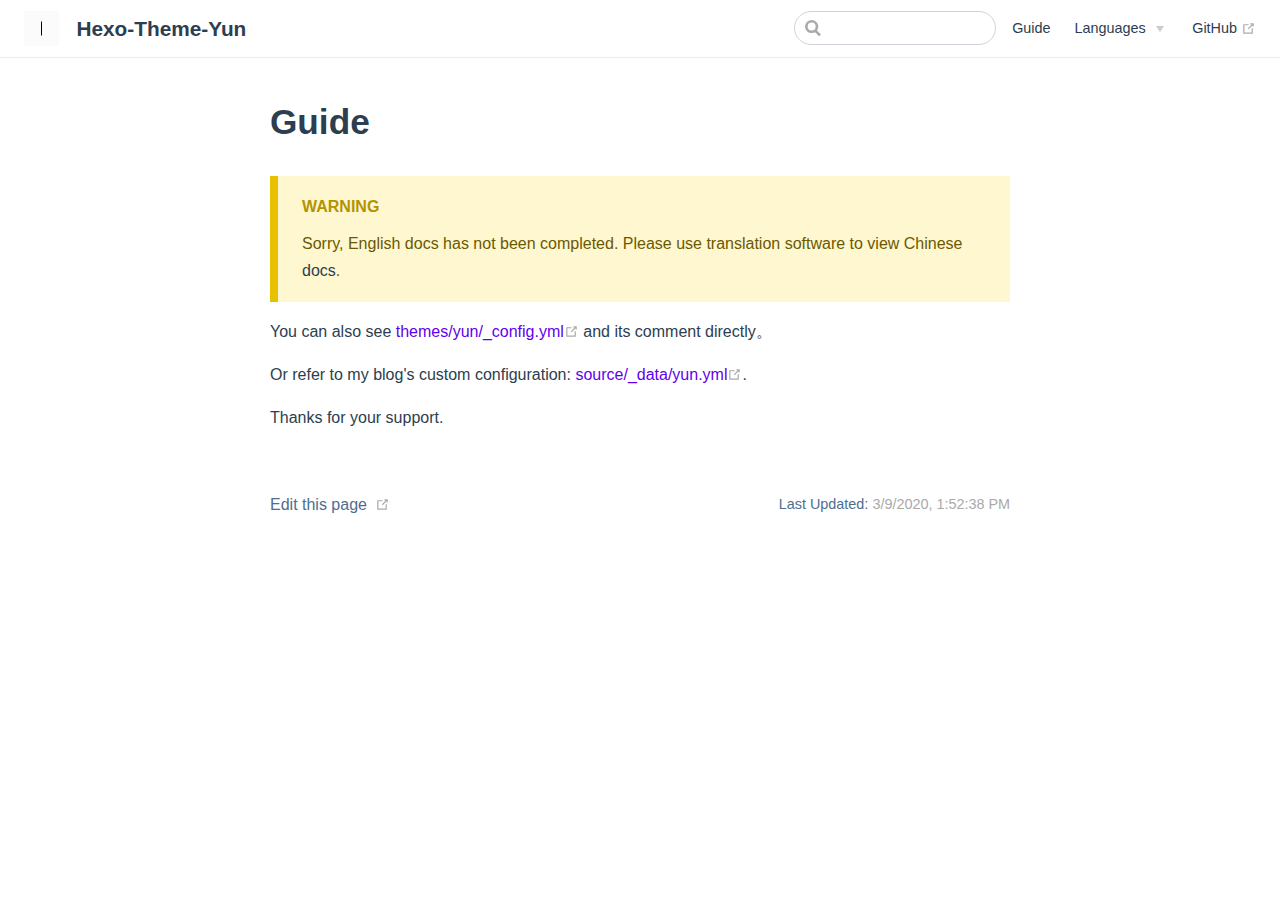
<file: en/guide/index.html>
<!DOCTYPE html>
<html lang="en-US">
  <head>
    <meta charset="utf-8">
    <meta name="viewport" content="width=device-width,initial-scale=1">
    <title>Guide | Hexo-Theme-Yun</title>
    <meta name="description" content="A powerful &amp; simple &amp; fast theme for Hexo.">
    <meta name="generator" content="VuePress 1.3.1">
    <link rel="icon" href="/logo.png">
  <link rel="manifest" href="/manifest.json">
  <meta name="theme-color" content="#6200ee">
  <meta name="apple-mobile-web-app-capable" content="yes">
  <meta name="apple-mobile-web-app-status-bar-style" content="#6200ee">
  <link rel="apple-touch-icon" href="/logo.png">
  <link rel="mask-icon" href="/logo.png" color="#6200ee">
  <meta name="msapplication-TileImage" content="/logo.png">
  <meta name="msapplication-TileColor" content="#6200ee">
  <[object Object]></[object Object]>
    
    <link rel="preload" href="/assets/css/0.styles.6aa9fc80.css" as="style"><link rel="preload" href="/assets/js/app.b663e7e6.js" as="script"><link rel="preload" href="/assets/js/2.4c6a1c10.js" as="script"><link rel="preload" href="/assets/js/9.d3fd572e.js" as="script"><link rel="preload" href="/assets/js/3.0c5c205d.js" as="script"><link rel="prefetch" href="/assets/js/10.4856de43.js"><link rel="prefetch" href="/assets/js/11.38d981e0.js"><link rel="prefetch" href="/assets/js/12.ebe03d4f.js"><link rel="prefetch" href="/assets/js/13.8237a7c3.js"><link rel="prefetch" href="/assets/js/14.92f6389c.js"><link rel="prefetch" href="/assets/js/15.bd300823.js"><link rel="prefetch" href="/assets/js/16.a3792da2.js"><link rel="prefetch" href="/assets/js/17.76fe4f1d.js"><link rel="prefetch" href="/assets/js/18.2052b3cf.js"><link rel="prefetch" href="/assets/js/4.f180985b.js"><link rel="prefetch" href="/assets/js/5.dac3e8b9.js"><link rel="prefetch" href="/assets/js/6.dcdd47dc.js"><link rel="prefetch" href="/assets/js/7.cabfba68.js"><link rel="prefetch" href="/assets/js/8.44276722.js">
    <link rel="stylesheet" href="/assets/css/0.styles.6aa9fc80.css">
  </head>
  <body>
    <div id="app" data-server-rendered="true"><div class="theme-container no-sidebar"><header class="navbar"><div class="sidebar-button"><svg xmlns="http://www.w3.org/2000/svg" aria-hidden="true" role="img" viewBox="0 0 448 512" class="icon"><path fill="currentColor" d="M436 124H12c-6.627 0-12-5.373-12-12V80c0-6.627 5.373-12 12-12h424c6.627 0 12 5.373 12 12v32c0 6.627-5.373 12-12 12zm0 160H12c-6.627 0-12-5.373-12-12v-32c0-6.627 5.373-12 12-12h424c6.627 0 12 5.373 12 12v32c0 6.627-5.373 12-12 12zm0 160H12c-6.627 0-12-5.373-12-12v-32c0-6.627 5.373-12 12-12h424c6.627 0 12 5.373 12 12v32c0 6.627-5.373 12-12 12z"></path></svg></div> <a href="/en/" class="home-link router-link-active"><img src="/logo.gif" alt="Hexo-Theme-Yun" class="logo"> <span class="site-name can-hide">Hexo-Theme-Yun</span></a> <div class="links"><div class="search-box"><input aria-label="Search" autocomplete="off" spellcheck="false" value=""> <!----></div> <nav class="nav-links can-hide"><div class="nav-item"><a href="/guide/" class="nav-link">
  Guide
</a></div><div class="nav-item"><div class="dropdown-wrapper"><button type="button" aria-label="Select language" class="dropdown-title"><span class="title">Languages</span> <span class="arrow right"></span></button> <ul class="nav-dropdown" style="display:none;"><li class="dropdown-item"><!----> <a href="/guide/" class="nav-link">
  简体中文
</a></li><li class="dropdown-item"><!----> <a href="/en/guide/" class="nav-link router-link-exact-active router-link-active">
  English
</a></li></ul></div></div> <a href="https://github.com/YunYouJun/hexo-theme-yun" target="_blank" rel="noopener noreferrer" class="repo-link">
    GitHub
    <svg xmlns="http://www.w3.org/2000/svg" aria-hidden="true" x="0px" y="0px" viewBox="0 0 100 100" width="15" height="15" class="icon outbound"><path fill="currentColor" d="M18.8,85.1h56l0,0c2.2,0,4-1.8,4-4v-32h-8v28h-48v-48h28v-8h-32l0,0c-2.2,0-4,1.8-4,4v56C14.8,83.3,16.6,85.1,18.8,85.1z"></path> <polygon fill="currentColor" points="45.7,48.7 51.3,54.3 77.2,28.5 77.2,37.2 85.2,37.2 85.2,14.9 62.8,14.9 62.8,22.9 71.5,22.9"></polygon></svg></a></nav></div></header> <div class="sidebar-mask"></div> <aside class="sidebar"><nav class="nav-links"><div class="nav-item"><a href="/guide/" class="nav-link">
  Guide
</a></div><div class="nav-item"><div class="dropdown-wrapper"><button type="button" aria-label="Select language" class="dropdown-title"><span class="title">Languages</span> <span class="arrow right"></span></button> <ul class="nav-dropdown" style="display:none;"><li class="dropdown-item"><!----> <a href="/guide/" class="nav-link">
  简体中文
</a></li><li class="dropdown-item"><!----> <a href="/en/guide/" class="nav-link router-link-exact-active router-link-active">
  English
</a></li></ul></div></div> <a href="https://github.com/YunYouJun/hexo-theme-yun" target="_blank" rel="noopener noreferrer" class="repo-link">
    GitHub
    <svg xmlns="http://www.w3.org/2000/svg" aria-hidden="true" x="0px" y="0px" viewBox="0 0 100 100" width="15" height="15" class="icon outbound"><path fill="currentColor" d="M18.8,85.1h56l0,0c2.2,0,4-1.8,4-4v-32h-8v28h-48v-48h28v-8h-32l0,0c-2.2,0-4,1.8-4,4v56C14.8,83.3,16.6,85.1,18.8,85.1z"></path> <polygon fill="currentColor" points="45.7,48.7 51.3,54.3 77.2,28.5 77.2,37.2 85.2,37.2 85.2,14.9 62.8,14.9 62.8,22.9 71.5,22.9"></polygon></svg></a></nav>  <!----> </aside> <main class="page"> <div class="theme-default-content content__default"><h1 id="guide"><a href="#guide" class="header-anchor">#</a> Guide</h1> <div class="custom-block warning"><p class="custom-block-title">WARNING</p> <p>Sorry, English docs has not been completed.
Please use translation software to view Chinese <a href="/" class="router-link-active">docs</a>.</p></div> <p>You can also see <a href="https://github.com/YunYouJun/hexo-theme-yun/blob/master/_config.yml" target="_blank" rel="noopener noreferrer">themes/yun/_config.yml<svg xmlns="http://www.w3.org/2000/svg" aria-hidden="true" x="0px" y="0px" viewBox="0 0 100 100" width="15" height="15" class="icon outbound"><path fill="currentColor" d="M18.8,85.1h56l0,0c2.2,0,4-1.8,4-4v-32h-8v28h-48v-48h28v-8h-32l0,0c-2.2,0-4,1.8-4,4v56C14.8,83.3,16.6,85.1,18.8,85.1z"></path> <polygon fill="currentColor" points="45.7,48.7 51.3,54.3 77.2,28.5 77.2,37.2 85.2,37.2 85.2,14.9 62.8,14.9 62.8,22.9 71.5,22.9"></polygon></svg></a> and its comment directly。</p> <p>Or refer to my blog's custom configuration: <a href="https://github.com/YunYouJun/yunyoujun.github.io/blob/hexo/source/_data/yun.yml" target="_blank" rel="noopener noreferrer">source/_data/yun.yml<svg xmlns="http://www.w3.org/2000/svg" aria-hidden="true" x="0px" y="0px" viewBox="0 0 100 100" width="15" height="15" class="icon outbound"><path fill="currentColor" d="M18.8,85.1h56l0,0c2.2,0,4-1.8,4-4v-32h-8v28h-48v-48h28v-8h-32l0,0c-2.2,0-4,1.8-4,4v56C14.8,83.3,16.6,85.1,18.8,85.1z"></path> <polygon fill="currentColor" points="45.7,48.7 51.3,54.3 77.2,28.5 77.2,37.2 85.2,37.2 85.2,14.9 62.8,14.9 62.8,22.9 71.5,22.9"></polygon></svg></a>.</p> <p>Thanks for your support.</p></div> <footer class="page-edit"><div class="edit-link"><a href="https://github.com/YunYouJun/hexo-theme-yun/edit/master/docs/en/guide/README.md" target="_blank" rel="noopener noreferrer">Edit this page</a> <svg xmlns="http://www.w3.org/2000/svg" aria-hidden="true" x="0px" y="0px" viewBox="0 0 100 100" width="15" height="15" class="icon outbound"><path fill="currentColor" d="M18.8,85.1h56l0,0c2.2,0,4-1.8,4-4v-32h-8v28h-48v-48h28v-8h-32l0,0c-2.2,0-4,1.8-4,4v56C14.8,83.3,16.6,85.1,18.8,85.1z"></path> <polygon fill="currentColor" points="45.7,48.7 51.3,54.3 77.2,28.5 77.2,37.2 85.2,37.2 85.2,14.9 62.8,14.9 62.8,22.9 71.5,22.9"></polygon></svg></div> <div class="last-updated"><span class="prefix">Last Updated:</span> <span class="time">3/9/2020, 1:52:38 PM</span></div></footer> <!----> </main></div><div class="global-ui"><!----><!----></div></div>
    <script src="/assets/js/app.b663e7e6.js" defer></script><script src="/assets/js/2.4c6a1c10.js" defer></script><script src="/assets/js/9.d3fd572e.js" defer></script><script src="/assets/js/3.0c5c205d.js" defer></script>
  </body>
</html>
</file>
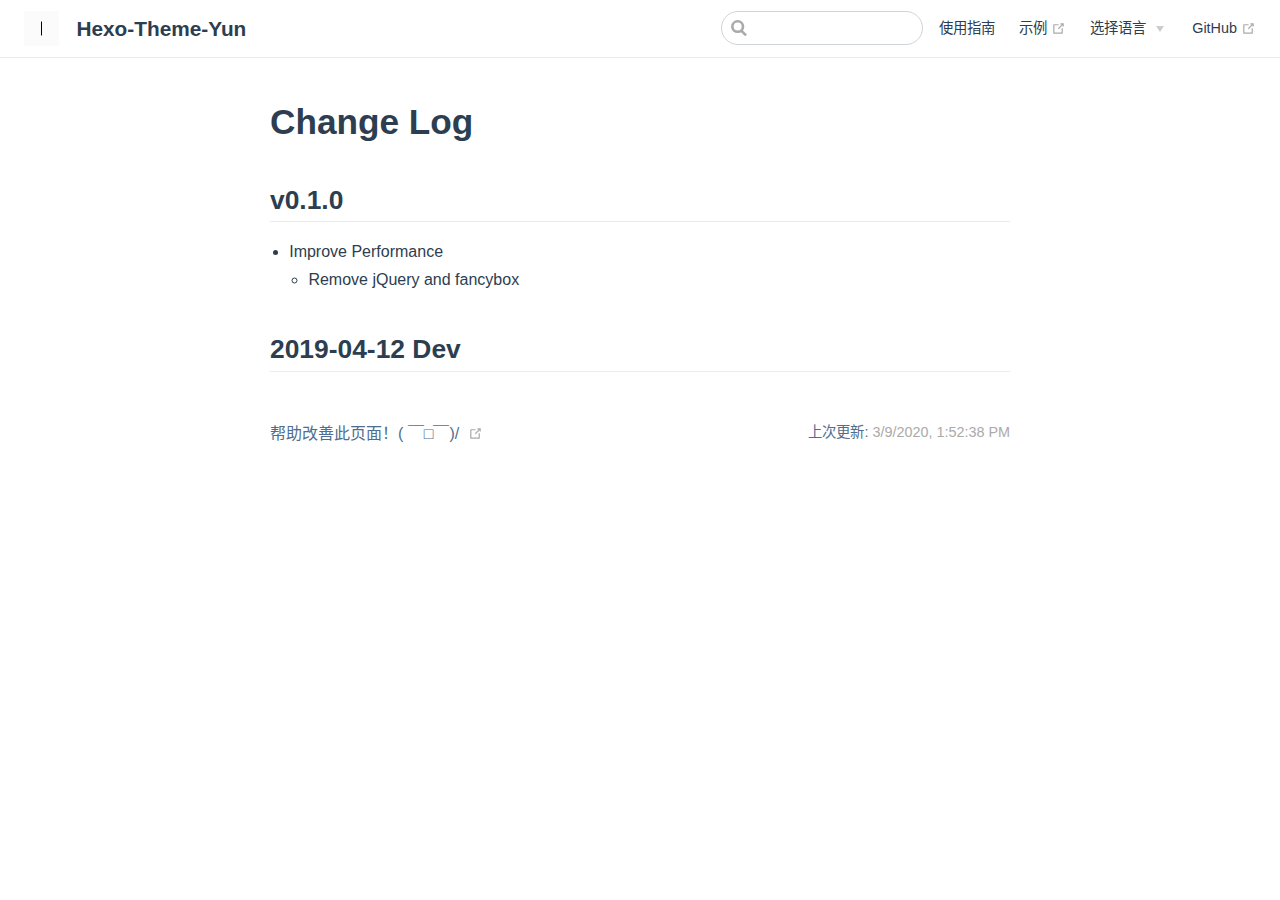
<file: changelog.html>
<!DOCTYPE html>
<html lang="zh-CN">
  <head>
    <meta charset="utf-8">
    <meta name="viewport" content="width=device-width,initial-scale=1">
    <title>Change Log | Hexo-Theme-Yun</title>
    <meta name="description" content="A powerful &amp; simple &amp; fast theme for Hexo.">
    <meta name="generator" content="VuePress 1.3.1">
    <link rel="icon" href="/logo.png">
  <link rel="manifest" href="/manifest.json">
  <meta name="theme-color" content="#6200ee">
  <meta name="apple-mobile-web-app-capable" content="yes">
  <meta name="apple-mobile-web-app-status-bar-style" content="#6200ee">
  <link rel="apple-touch-icon" href="/logo.png">
  <link rel="mask-icon" href="/logo.png" color="#6200ee">
  <meta name="msapplication-TileImage" content="/logo.png">
  <meta name="msapplication-TileColor" content="#6200ee">
  <[object Object]></[object Object]>
    
    <link rel="preload" href="/assets/css/0.styles.6aa9fc80.css" as="style"><link rel="preload" href="/assets/js/app.b663e7e6.js" as="script"><link rel="preload" href="/assets/js/2.4c6a1c10.js" as="script"><link rel="preload" href="/assets/js/7.cabfba68.js" as="script"><link rel="preload" href="/assets/js/3.0c5c205d.js" as="script"><link rel="prefetch" href="/assets/js/10.4856de43.js"><link rel="prefetch" href="/assets/js/11.38d981e0.js"><link rel="prefetch" href="/assets/js/12.ebe03d4f.js"><link rel="prefetch" href="/assets/js/13.8237a7c3.js"><link rel="prefetch" href="/assets/js/14.92f6389c.js"><link rel="prefetch" href="/assets/js/15.bd300823.js"><link rel="prefetch" href="/assets/js/16.a3792da2.js"><link rel="prefetch" href="/assets/js/17.76fe4f1d.js"><link rel="prefetch" href="/assets/js/18.2052b3cf.js"><link rel="prefetch" href="/assets/js/4.f180985b.js"><link rel="prefetch" href="/assets/js/5.dac3e8b9.js"><link rel="prefetch" href="/assets/js/6.dcdd47dc.js"><link rel="prefetch" href="/assets/js/8.44276722.js"><link rel="prefetch" href="/assets/js/9.d3fd572e.js">
    <link rel="stylesheet" href="/assets/css/0.styles.6aa9fc80.css">
  </head>
  <body>
    <div id="app" data-server-rendered="true"><div class="theme-container no-sidebar"><header class="navbar"><div class="sidebar-button"><svg xmlns="http://www.w3.org/2000/svg" aria-hidden="true" role="img" viewBox="0 0 448 512" class="icon"><path fill="currentColor" d="M436 124H12c-6.627 0-12-5.373-12-12V80c0-6.627 5.373-12 12-12h424c6.627 0 12 5.373 12 12v32c0 6.627-5.373 12-12 12zm0 160H12c-6.627 0-12-5.373-12-12v-32c0-6.627 5.373-12 12-12h424c6.627 0 12 5.373 12 12v32c0 6.627-5.373 12-12 12zm0 160H12c-6.627 0-12-5.373-12-12v-32c0-6.627 5.373-12 12-12h424c6.627 0 12 5.373 12 12v32c0 6.627-5.373 12-12 12z"></path></svg></div> <a href="/" class="home-link router-link-active"><img src="/logo.gif" alt="Hexo-Theme-Yun" class="logo"> <span class="site-name can-hide">Hexo-Theme-Yun</span></a> <div class="links"><div class="search-box"><input aria-label="Search" autocomplete="off" spellcheck="false" value=""> <!----></div> <nav class="nav-links can-hide"><div class="nav-item"><a href="/guide/" class="nav-link">
  使用指南
</a></div><div class="nav-item"><a href="https://www.yunyoujun.cn" target="_blank" rel="noopener noreferrer" class="nav-link external">
  示例
  <svg xmlns="http://www.w3.org/2000/svg" aria-hidden="true" x="0px" y="0px" viewBox="0 0 100 100" width="15" height="15" class="icon outbound"><path fill="currentColor" d="M18.8,85.1h56l0,0c2.2,0,4-1.8,4-4v-32h-8v28h-48v-48h28v-8h-32l0,0c-2.2,0-4,1.8-4,4v56C14.8,83.3,16.6,85.1,18.8,85.1z"></path> <polygon fill="currentColor" points="45.7,48.7 51.3,54.3 77.2,28.5 77.2,37.2 85.2,37.2 85.2,14.9 62.8,14.9 62.8,22.9 71.5,22.9"></polygon></svg></a></div><div class="nav-item"><div class="dropdown-wrapper"><button type="button" aria-label="Select language" class="dropdown-title"><span class="title">选择语言</span> <span class="arrow right"></span></button> <ul class="nav-dropdown" style="display:none;"><li class="dropdown-item"><!----> <a href="/changelog.html" class="nav-link router-link-exact-active router-link-active">
  简体中文
</a></li><li class="dropdown-item"><!----> <a href="/en/" class="nav-link">
  English
</a></li></ul></div></div> <a href="https://github.com/YunYouJun/hexo-theme-yun" target="_blank" rel="noopener noreferrer" class="repo-link">
    GitHub
    <svg xmlns="http://www.w3.org/2000/svg" aria-hidden="true" x="0px" y="0px" viewBox="0 0 100 100" width="15" height="15" class="icon outbound"><path fill="currentColor" d="M18.8,85.1h56l0,0c2.2,0,4-1.8,4-4v-32h-8v28h-48v-48h28v-8h-32l0,0c-2.2,0-4,1.8-4,4v56C14.8,83.3,16.6,85.1,18.8,85.1z"></path> <polygon fill="currentColor" points="45.7,48.7 51.3,54.3 77.2,28.5 77.2,37.2 85.2,37.2 85.2,14.9 62.8,14.9 62.8,22.9 71.5,22.9"></polygon></svg></a></nav></div></header> <div class="sidebar-mask"></div> <aside class="sidebar"><nav class="nav-links"><div class="nav-item"><a href="/guide/" class="nav-link">
  使用指南
</a></div><div class="nav-item"><a href="https://www.yunyoujun.cn" target="_blank" rel="noopener noreferrer" class="nav-link external">
  示例
  <svg xmlns="http://www.w3.org/2000/svg" aria-hidden="true" x="0px" y="0px" viewBox="0 0 100 100" width="15" height="15" class="icon outbound"><path fill="currentColor" d="M18.8,85.1h56l0,0c2.2,0,4-1.8,4-4v-32h-8v28h-48v-48h28v-8h-32l0,0c-2.2,0-4,1.8-4,4v56C14.8,83.3,16.6,85.1,18.8,85.1z"></path> <polygon fill="currentColor" points="45.7,48.7 51.3,54.3 77.2,28.5 77.2,37.2 85.2,37.2 85.2,14.9 62.8,14.9 62.8,22.9 71.5,22.9"></polygon></svg></a></div><div class="nav-item"><div class="dropdown-wrapper"><button type="button" aria-label="Select language" class="dropdown-title"><span class="title">选择语言</span> <span class="arrow right"></span></button> <ul class="nav-dropdown" style="display:none;"><li class="dropdown-item"><!----> <a href="/changelog.html" class="nav-link router-link-exact-active router-link-active">
  简体中文
</a></li><li class="dropdown-item"><!----> <a href="/en/" class="nav-link">
  English
</a></li></ul></div></div> <a href="https://github.com/YunYouJun/hexo-theme-yun" target="_blank" rel="noopener noreferrer" class="repo-link">
    GitHub
    <svg xmlns="http://www.w3.org/2000/svg" aria-hidden="true" x="0px" y="0px" viewBox="0 0 100 100" width="15" height="15" class="icon outbound"><path fill="currentColor" d="M18.8,85.1h56l0,0c2.2,0,4-1.8,4-4v-32h-8v28h-48v-48h28v-8h-32l0,0c-2.2,0-4,1.8-4,4v56C14.8,83.3,16.6,85.1,18.8,85.1z"></path> <polygon fill="currentColor" points="45.7,48.7 51.3,54.3 77.2,28.5 77.2,37.2 85.2,37.2 85.2,14.9 62.8,14.9 62.8,22.9 71.5,22.9"></polygon></svg></a></nav>  <!----> </aside> <main class="page"> <div class="theme-default-content content__default"><h1 id="change-log"><a href="#change-log" class="header-anchor">#</a> Change Log</h1> <h2 id="v0-1-0"><a href="#v0-1-0" class="header-anchor">#</a> v0.1.0</h2> <ul><li>Improve Performance
<ul><li>Remove jQuery and fancybox</li></ul></li></ul> <h2 id="_2019-04-12-dev"><a href="#_2019-04-12-dev" class="header-anchor">#</a> 2019-04-12 Dev</h2></div> <footer class="page-edit"><div class="edit-link"><a href="https://github.com/YunYouJun/hexo-theme-yun/edit/master/docs/changelog.md" target="_blank" rel="noopener noreferrer">帮助改善此页面！( ￣□￣)/</a> <svg xmlns="http://www.w3.org/2000/svg" aria-hidden="true" x="0px" y="0px" viewBox="0 0 100 100" width="15" height="15" class="icon outbound"><path fill="currentColor" d="M18.8,85.1h56l0,0c2.2,0,4-1.8,4-4v-32h-8v28h-48v-48h28v-8h-32l0,0c-2.2,0-4,1.8-4,4v56C14.8,83.3,16.6,85.1,18.8,85.1z"></path> <polygon fill="currentColor" points="45.7,48.7 51.3,54.3 77.2,28.5 77.2,37.2 85.2,37.2 85.2,14.9 62.8,14.9 62.8,22.9 71.5,22.9"></polygon></svg></div> <div class="last-updated"><span class="prefix">上次更新:</span> <span class="time">3/9/2020, 1:52:38 PM</span></div></footer> <!----> </main></div><div class="global-ui"><!----><!----></div></div>
    <script src="/assets/js/app.b663e7e6.js" defer></script><script src="/assets/js/2.4c6a1c10.js" defer></script><script src="/assets/js/7.cabfba68.js" defer></script><script src="/assets/js/3.0c5c205d.js" defer></script>
  </body>
</html>
</file>
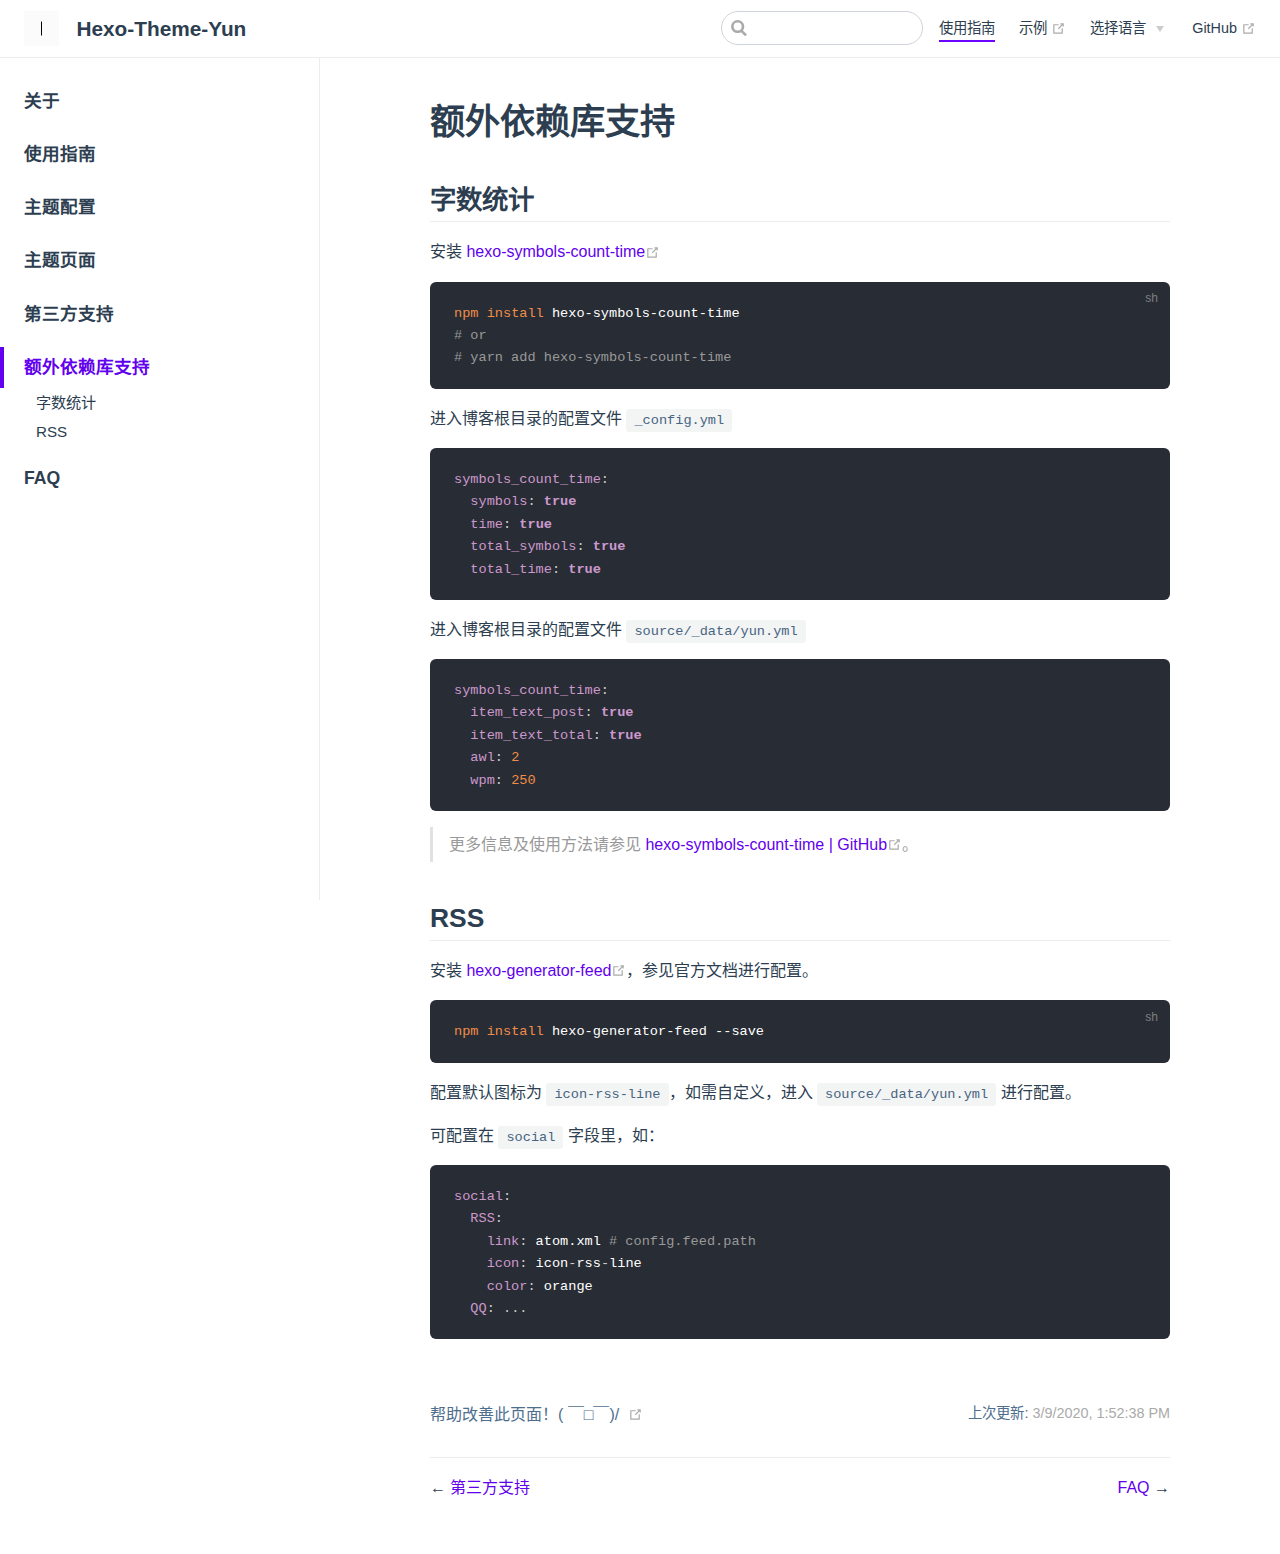
<file: guide/additional-package-support.html>
<!DOCTYPE html>
<html lang="zh-CN">
  <head>
    <meta charset="utf-8">
    <meta name="viewport" content="width=device-width,initial-scale=1">
    <title>额外依赖库支持 | Hexo-Theme-Yun</title>
    <meta name="description" content="A powerful &amp; simple &amp; fast theme for Hexo.">
    <meta name="generator" content="VuePress 1.3.1">
    <link rel="icon" href="/logo.png">
  <link rel="manifest" href="/manifest.json">
  <meta name="theme-color" content="#6200ee">
  <meta name="apple-mobile-web-app-capable" content="yes">
  <meta name="apple-mobile-web-app-status-bar-style" content="#6200ee">
  <link rel="apple-touch-icon" href="/logo.png">
  <link rel="mask-icon" href="/logo.png" color="#6200ee">
  <meta name="msapplication-TileImage" content="/logo.png">
  <meta name="msapplication-TileColor" content="#6200ee">
  <[object Object]></[object Object]>
    
    <link rel="preload" href="/assets/css/0.styles.6aa9fc80.css" as="style"><link rel="preload" href="/assets/js/app.b663e7e6.js" as="script"><link rel="preload" href="/assets/js/2.4c6a1c10.js" as="script"><link rel="preload" href="/assets/js/13.8237a7c3.js" as="script"><link rel="preload" href="/assets/js/3.0c5c205d.js" as="script"><link rel="prefetch" href="/assets/js/10.4856de43.js"><link rel="prefetch" href="/assets/js/11.38d981e0.js"><link rel="prefetch" href="/assets/js/12.ebe03d4f.js"><link rel="prefetch" href="/assets/js/14.92f6389c.js"><link rel="prefetch" href="/assets/js/15.bd300823.js"><link rel="prefetch" href="/assets/js/16.a3792da2.js"><link rel="prefetch" href="/assets/js/17.76fe4f1d.js"><link rel="prefetch" href="/assets/js/18.2052b3cf.js"><link rel="prefetch" href="/assets/js/4.f180985b.js"><link rel="prefetch" href="/assets/js/5.dac3e8b9.js"><link rel="prefetch" href="/assets/js/6.dcdd47dc.js"><link rel="prefetch" href="/assets/js/7.cabfba68.js"><link rel="prefetch" href="/assets/js/8.44276722.js"><link rel="prefetch" href="/assets/js/9.d3fd572e.js">
    <link rel="stylesheet" href="/assets/css/0.styles.6aa9fc80.css">
  </head>
  <body>
    <div id="app" data-server-rendered="true"><div class="theme-container"><header class="navbar"><div class="sidebar-button"><svg xmlns="http://www.w3.org/2000/svg" aria-hidden="true" role="img" viewBox="0 0 448 512" class="icon"><path fill="currentColor" d="M436 124H12c-6.627 0-12-5.373-12-12V80c0-6.627 5.373-12 12-12h424c6.627 0 12 5.373 12 12v32c0 6.627-5.373 12-12 12zm0 160H12c-6.627 0-12-5.373-12-12v-32c0-6.627 5.373-12 12-12h424c6.627 0 12 5.373 12 12v32c0 6.627-5.373 12-12 12zm0 160H12c-6.627 0-12-5.373-12-12v-32c0-6.627 5.373-12 12-12h424c6.627 0 12 5.373 12 12v32c0 6.627-5.373 12-12 12z"></path></svg></div> <a href="/" class="home-link router-link-active"><img src="/logo.gif" alt="Hexo-Theme-Yun" class="logo"> <span class="site-name can-hide">Hexo-Theme-Yun</span></a> <div class="links"><div class="search-box"><input aria-label="Search" autocomplete="off" spellcheck="false" value=""> <!----></div> <nav class="nav-links can-hide"><div class="nav-item"><a href="/guide/" class="nav-link router-link-active">
  使用指南
</a></div><div class="nav-item"><a href="https://www.yunyoujun.cn" target="_blank" rel="noopener noreferrer" class="nav-link external">
  示例
  <svg xmlns="http://www.w3.org/2000/svg" aria-hidden="true" x="0px" y="0px" viewBox="0 0 100 100" width="15" height="15" class="icon outbound"><path fill="currentColor" d="M18.8,85.1h56l0,0c2.2,0,4-1.8,4-4v-32h-8v28h-48v-48h28v-8h-32l0,0c-2.2,0-4,1.8-4,4v56C14.8,83.3,16.6,85.1,18.8,85.1z"></path> <polygon fill="currentColor" points="45.7,48.7 51.3,54.3 77.2,28.5 77.2,37.2 85.2,37.2 85.2,14.9 62.8,14.9 62.8,22.9 71.5,22.9"></polygon></svg></a></div><div class="nav-item"><div class="dropdown-wrapper"><button type="button" aria-label="Select language" class="dropdown-title"><span class="title">选择语言</span> <span class="arrow right"></span></button> <ul class="nav-dropdown" style="display:none;"><li class="dropdown-item"><!----> <a href="/guide/additional-package-support.html" class="nav-link router-link-exact-active router-link-active">
  简体中文
</a></li><li class="dropdown-item"><!----> <a href="/en/" class="nav-link">
  English
</a></li></ul></div></div> <a href="https://github.com/YunYouJun/hexo-theme-yun" target="_blank" rel="noopener noreferrer" class="repo-link">
    GitHub
    <svg xmlns="http://www.w3.org/2000/svg" aria-hidden="true" x="0px" y="0px" viewBox="0 0 100 100" width="15" height="15" class="icon outbound"><path fill="currentColor" d="M18.8,85.1h56l0,0c2.2,0,4-1.8,4-4v-32h-8v28h-48v-48h28v-8h-32l0,0c-2.2,0-4,1.8-4,4v56C14.8,83.3,16.6,85.1,18.8,85.1z"></path> <polygon fill="currentColor" points="45.7,48.7 51.3,54.3 77.2,28.5 77.2,37.2 85.2,37.2 85.2,14.9 62.8,14.9 62.8,22.9 71.5,22.9"></polygon></svg></a></nav></div></header> <div class="sidebar-mask"></div> <aside class="sidebar"><nav class="nav-links"><div class="nav-item"><a href="/guide/" class="nav-link router-link-active">
  使用指南
</a></div><div class="nav-item"><a href="https://www.yunyoujun.cn" target="_blank" rel="noopener noreferrer" class="nav-link external">
  示例
  <svg xmlns="http://www.w3.org/2000/svg" aria-hidden="true" x="0px" y="0px" viewBox="0 0 100 100" width="15" height="15" class="icon outbound"><path fill="currentColor" d="M18.8,85.1h56l0,0c2.2,0,4-1.8,4-4v-32h-8v28h-48v-48h28v-8h-32l0,0c-2.2,0-4,1.8-4,4v56C14.8,83.3,16.6,85.1,18.8,85.1z"></path> <polygon fill="currentColor" points="45.7,48.7 51.3,54.3 77.2,28.5 77.2,37.2 85.2,37.2 85.2,14.9 62.8,14.9 62.8,22.9 71.5,22.9"></polygon></svg></a></div><div class="nav-item"><div class="dropdown-wrapper"><button type="button" aria-label="Select language" class="dropdown-title"><span class="title">选择语言</span> <span class="arrow right"></span></button> <ul class="nav-dropdown" style="display:none;"><li class="dropdown-item"><!----> <a href="/guide/additional-package-support.html" class="nav-link router-link-exact-active router-link-active">
  简体中文
</a></li><li class="dropdown-item"><!----> <a href="/en/" class="nav-link">
  English
</a></li></ul></div></div> <a href="https://github.com/YunYouJun/hexo-theme-yun" target="_blank" rel="noopener noreferrer" class="repo-link">
    GitHub
    <svg xmlns="http://www.w3.org/2000/svg" aria-hidden="true" x="0px" y="0px" viewBox="0 0 100 100" width="15" height="15" class="icon outbound"><path fill="currentColor" d="M18.8,85.1h56l0,0c2.2,0,4-1.8,4-4v-32h-8v28h-48v-48h28v-8h-32l0,0c-2.2,0-4,1.8-4,4v56C14.8,83.3,16.6,85.1,18.8,85.1z"></path> <polygon fill="currentColor" points="45.7,48.7 51.3,54.3 77.2,28.5 77.2,37.2 85.2,37.2 85.2,14.9 62.8,14.9 62.8,22.9 71.5,22.9"></polygon></svg></a></nav>  <ul class="sidebar-links"><li><a href="/guide/about.html" class="sidebar-link">关于</a></li><li><a href="/guide/" class="sidebar-link">使用指南</a></li><li><a href="/guide/config.html" class="sidebar-link">主题配置</a></li><li><a href="/guide/page.html" class="sidebar-link">主题页面</a></li><li><a href="/guide/third-party-support.html" class="sidebar-link">第三方支持</a></li><li><a href="/guide/additional-package-support.html" class="active sidebar-link">额外依赖库支持</a><ul class="sidebar-sub-headers"><li class="sidebar-sub-header"><a href="/guide/additional-package-support.html#字数统计" class="sidebar-link">字数统计</a></li><li class="sidebar-sub-header"><a href="/guide/additional-package-support.html#rss" class="sidebar-link">RSS</a></li></ul></li><li><a href="/guide/faq.html" class="sidebar-link">FAQ</a></li></ul> </aside> <main class="page"> <div class="theme-default-content content__default"><h1 id="额外依赖库支持"><a href="#额外依赖库支持" class="header-anchor">#</a> 额外依赖库支持</h1> <h2 id="字数统计"><a href="#字数统计" class="header-anchor">#</a> 字数统计</h2> <p>安装 <a href="https://github.com/theme-next/hexo-symbols-count-time" target="_blank" rel="noopener noreferrer">hexo-symbols-count-time<svg xmlns="http://www.w3.org/2000/svg" aria-hidden="true" x="0px" y="0px" viewBox="0 0 100 100" width="15" height="15" class="icon outbound"><path fill="currentColor" d="M18.8,85.1h56l0,0c2.2,0,4-1.8,4-4v-32h-8v28h-48v-48h28v-8h-32l0,0c-2.2,0-4,1.8-4,4v56C14.8,83.3,16.6,85.1,18.8,85.1z"></path> <polygon fill="currentColor" points="45.7,48.7 51.3,54.3 77.2,28.5 77.2,37.2 85.2,37.2 85.2,14.9 62.8,14.9 62.8,22.9 71.5,22.9"></polygon></svg></a></p> <div class="language-sh extra-class"><pre class="language-sh"><code><span class="token function">npm</span> <span class="token function">install</span> hexo-symbols-count-time
<span class="token comment"># or</span>
<span class="token comment"># yarn add hexo-symbols-count-time</span>
</code></pre></div><p>进入博客根目录的配置文件 <code>_config.yml</code></p> <div class="language-yml extra-class"><pre class="language-yml"><code><span class="token key atrule">symbols_count_time</span><span class="token punctuation">:</span>
  <span class="token key atrule">symbols</span><span class="token punctuation">:</span> <span class="token boolean important">true</span>
  <span class="token key atrule">time</span><span class="token punctuation">:</span> <span class="token boolean important">true</span>
  <span class="token key atrule">total_symbols</span><span class="token punctuation">:</span> <span class="token boolean important">true</span>
  <span class="token key atrule">total_time</span><span class="token punctuation">:</span> <span class="token boolean important">true</span>
</code></pre></div><p>进入博客根目录的配置文件 <code>source/_data/yun.yml</code></p> <div class="language-yml extra-class"><pre class="language-yml"><code><span class="token key atrule">symbols_count_time</span><span class="token punctuation">:</span>
  <span class="token key atrule">item_text_post</span><span class="token punctuation">:</span> <span class="token boolean important">true</span>
  <span class="token key atrule">item_text_total</span><span class="token punctuation">:</span> <span class="token boolean important">true</span>
  <span class="token key atrule">awl</span><span class="token punctuation">:</span> <span class="token number">2</span>
  <span class="token key atrule">wpm</span><span class="token punctuation">:</span> <span class="token number">250</span>
</code></pre></div><blockquote><p>更多信息及使用方法请参见 <a href="https://github.com/theme-next/hexo-symbols-count-time" target="_blank" rel="noopener noreferrer">hexo-symbols-count-time | GitHub<svg xmlns="http://www.w3.org/2000/svg" aria-hidden="true" x="0px" y="0px" viewBox="0 0 100 100" width="15" height="15" class="icon outbound"><path fill="currentColor" d="M18.8,85.1h56l0,0c2.2,0,4-1.8,4-4v-32h-8v28h-48v-48h28v-8h-32l0,0c-2.2,0-4,1.8-4,4v56C14.8,83.3,16.6,85.1,18.8,85.1z"></path> <polygon fill="currentColor" points="45.7,48.7 51.3,54.3 77.2,28.5 77.2,37.2 85.2,37.2 85.2,14.9 62.8,14.9 62.8,22.9 71.5,22.9"></polygon></svg></a>。</p></blockquote> <h2 id="rss"><a href="#rss" class="header-anchor">#</a> RSS</h2> <p>安装 <a href="https://github.com/hexojs/hexo-generator-feed" target="_blank" rel="noopener noreferrer">hexo-generator-feed<svg xmlns="http://www.w3.org/2000/svg" aria-hidden="true" x="0px" y="0px" viewBox="0 0 100 100" width="15" height="15" class="icon outbound"><path fill="currentColor" d="M18.8,85.1h56l0,0c2.2,0,4-1.8,4-4v-32h-8v28h-48v-48h28v-8h-32l0,0c-2.2,0-4,1.8-4,4v56C14.8,83.3,16.6,85.1,18.8,85.1z"></path> <polygon fill="currentColor" points="45.7,48.7 51.3,54.3 77.2,28.5 77.2,37.2 85.2,37.2 85.2,14.9 62.8,14.9 62.8,22.9 71.5,22.9"></polygon></svg></a>，参见官方文档进行配置。</p> <div class="language-sh extra-class"><pre class="language-sh"><code><span class="token function">npm</span> <span class="token function">install</span> hexo-generator-feed --save
</code></pre></div><p>配置默认图标为 <code>icon-rss-line</code>，如需自定义，进入 <code>source/_data/yun.yml</code> 进行配置。</p> <p>可配置在 <code>social</code> 字段里，如：</p> <div class="language-yml extra-class"><pre class="language-yml"><code><span class="token key atrule">social</span><span class="token punctuation">:</span>
  <span class="token key atrule">RSS</span><span class="token punctuation">:</span>
    <span class="token key atrule">link</span><span class="token punctuation">:</span> atom.xml <span class="token comment"># config.feed.path</span>
    <span class="token key atrule">icon</span><span class="token punctuation">:</span> icon<span class="token punctuation">-</span>rss<span class="token punctuation">-</span>line
    <span class="token key atrule">color</span><span class="token punctuation">:</span> orange
  <span class="token key atrule">QQ</span><span class="token punctuation">:</span> <span class="token punctuation">...</span>
</code></pre></div></div> <footer class="page-edit"><div class="edit-link"><a href="https://github.com/YunYouJun/hexo-theme-yun/edit/master/docs/guide/additional-package-support.md" target="_blank" rel="noopener noreferrer">帮助改善此页面！( ￣□￣)/</a> <svg xmlns="http://www.w3.org/2000/svg" aria-hidden="true" x="0px" y="0px" viewBox="0 0 100 100" width="15" height="15" class="icon outbound"><path fill="currentColor" d="M18.8,85.1h56l0,0c2.2,0,4-1.8,4-4v-32h-8v28h-48v-48h28v-8h-32l0,0c-2.2,0-4,1.8-4,4v56C14.8,83.3,16.6,85.1,18.8,85.1z"></path> <polygon fill="currentColor" points="45.7,48.7 51.3,54.3 77.2,28.5 77.2,37.2 85.2,37.2 85.2,14.9 62.8,14.9 62.8,22.9 71.5,22.9"></polygon></svg></div> <div class="last-updated"><span class="prefix">上次更新:</span> <span class="time">3/9/2020, 1:52:38 PM</span></div></footer> <div class="page-nav"><p class="inner"><span class="prev">
      ←
      <a href="/guide/third-party-support.html" class="prev">
        第三方支持
      </a></span> <span class="next"><a href="/guide/faq.html">
        FAQ
      </a>
      →
    </span></p></div> </main></div><div class="global-ui"><!----><!----></div></div>
    <script src="/assets/js/app.b663e7e6.js" defer></script><script src="/assets/js/2.4c6a1c10.js" defer></script><script src="/assets/js/13.8237a7c3.js" defer></script><script src="/assets/js/3.0c5c205d.js" defer></script>
  </body>
</html>
</file>
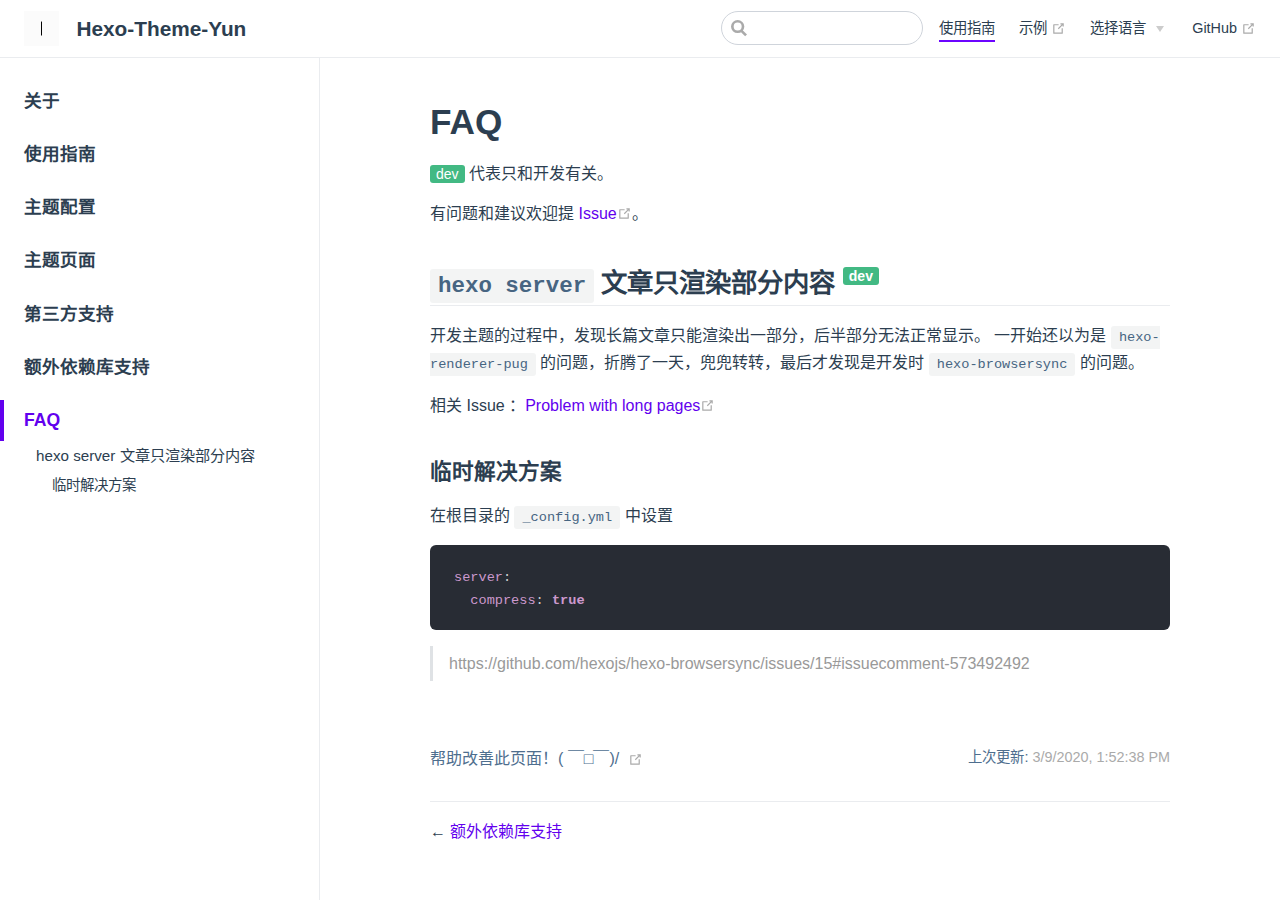
<file: guide/faq.html>
<!DOCTYPE html>
<html lang="zh-CN">
  <head>
    <meta charset="utf-8">
    <meta name="viewport" content="width=device-width,initial-scale=1">
    <title>FAQ | Hexo-Theme-Yun</title>
    <meta name="description" content="A powerful &amp; simple &amp; fast theme for Hexo.">
    <meta name="generator" content="VuePress 1.3.1">
    <link rel="icon" href="/logo.png">
  <link rel="manifest" href="/manifest.json">
  <meta name="theme-color" content="#6200ee">
  <meta name="apple-mobile-web-app-capable" content="yes">
  <meta name="apple-mobile-web-app-status-bar-style" content="#6200ee">
  <link rel="apple-touch-icon" href="/logo.png">
  <link rel="mask-icon" href="/logo.png" color="#6200ee">
  <meta name="msapplication-TileImage" content="/logo.png">
  <meta name="msapplication-TileColor" content="#6200ee">
  <[object Object]></[object Object]>
    
    <link rel="preload" href="/assets/css/0.styles.6aa9fc80.css" as="style"><link rel="preload" href="/assets/js/app.b663e7e6.js" as="script"><link rel="preload" href="/assets/js/2.4c6a1c10.js" as="script"><link rel="preload" href="/assets/js/15.bd300823.js" as="script"><link rel="preload" href="/assets/js/4.f180985b.js" as="script"><link rel="preload" href="/assets/js/3.0c5c205d.js" as="script"><link rel="prefetch" href="/assets/js/10.4856de43.js"><link rel="prefetch" href="/assets/js/11.38d981e0.js"><link rel="prefetch" href="/assets/js/12.ebe03d4f.js"><link rel="prefetch" href="/assets/js/13.8237a7c3.js"><link rel="prefetch" href="/assets/js/14.92f6389c.js"><link rel="prefetch" href="/assets/js/16.a3792da2.js"><link rel="prefetch" href="/assets/js/17.76fe4f1d.js"><link rel="prefetch" href="/assets/js/18.2052b3cf.js"><link rel="prefetch" href="/assets/js/5.dac3e8b9.js"><link rel="prefetch" href="/assets/js/6.dcdd47dc.js"><link rel="prefetch" href="/assets/js/7.cabfba68.js"><link rel="prefetch" href="/assets/js/8.44276722.js"><link rel="prefetch" href="/assets/js/9.d3fd572e.js">
    <link rel="stylesheet" href="/assets/css/0.styles.6aa9fc80.css">
  </head>
  <body>
    <div id="app" data-server-rendered="true"><div class="theme-container"><header class="navbar"><div class="sidebar-button"><svg xmlns="http://www.w3.org/2000/svg" aria-hidden="true" role="img" viewBox="0 0 448 512" class="icon"><path fill="currentColor" d="M436 124H12c-6.627 0-12-5.373-12-12V80c0-6.627 5.373-12 12-12h424c6.627 0 12 5.373 12 12v32c0 6.627-5.373 12-12 12zm0 160H12c-6.627 0-12-5.373-12-12v-32c0-6.627 5.373-12 12-12h424c6.627 0 12 5.373 12 12v32c0 6.627-5.373 12-12 12zm0 160H12c-6.627 0-12-5.373-12-12v-32c0-6.627 5.373-12 12-12h424c6.627 0 12 5.373 12 12v32c0 6.627-5.373 12-12 12z"></path></svg></div> <a href="/" class="home-link router-link-active"><img src="/logo.gif" alt="Hexo-Theme-Yun" class="logo"> <span class="site-name can-hide">Hexo-Theme-Yun</span></a> <div class="links"><div class="search-box"><input aria-label="Search" autocomplete="off" spellcheck="false" value=""> <!----></div> <nav class="nav-links can-hide"><div class="nav-item"><a href="/guide/" class="nav-link router-link-active">
  使用指南
</a></div><div class="nav-item"><a href="https://www.yunyoujun.cn" target="_blank" rel="noopener noreferrer" class="nav-link external">
  示例
  <svg xmlns="http://www.w3.org/2000/svg" aria-hidden="true" x="0px" y="0px" viewBox="0 0 100 100" width="15" height="15" class="icon outbound"><path fill="currentColor" d="M18.8,85.1h56l0,0c2.2,0,4-1.8,4-4v-32h-8v28h-48v-48h28v-8h-32l0,0c-2.2,0-4,1.8-4,4v56C14.8,83.3,16.6,85.1,18.8,85.1z"></path> <polygon fill="currentColor" points="45.7,48.7 51.3,54.3 77.2,28.5 77.2,37.2 85.2,37.2 85.2,14.9 62.8,14.9 62.8,22.9 71.5,22.9"></polygon></svg></a></div><div class="nav-item"><div class="dropdown-wrapper"><button type="button" aria-label="Select language" class="dropdown-title"><span class="title">选择语言</span> <span class="arrow right"></span></button> <ul class="nav-dropdown" style="display:none;"><li class="dropdown-item"><!----> <a href="/guide/faq.html" class="nav-link router-link-exact-active router-link-active">
  简体中文
</a></li><li class="dropdown-item"><!----> <a href="/en/" class="nav-link">
  English
</a></li></ul></div></div> <a href="https://github.com/YunYouJun/hexo-theme-yun" target="_blank" rel="noopener noreferrer" class="repo-link">
    GitHub
    <svg xmlns="http://www.w3.org/2000/svg" aria-hidden="true" x="0px" y="0px" viewBox="0 0 100 100" width="15" height="15" class="icon outbound"><path fill="currentColor" d="M18.8,85.1h56l0,0c2.2,0,4-1.8,4-4v-32h-8v28h-48v-48h28v-8h-32l0,0c-2.2,0-4,1.8-4,4v56C14.8,83.3,16.6,85.1,18.8,85.1z"></path> <polygon fill="currentColor" points="45.7,48.7 51.3,54.3 77.2,28.5 77.2,37.2 85.2,37.2 85.2,14.9 62.8,14.9 62.8,22.9 71.5,22.9"></polygon></svg></a></nav></div></header> <div class="sidebar-mask"></div> <aside class="sidebar"><nav class="nav-links"><div class="nav-item"><a href="/guide/" class="nav-link router-link-active">
  使用指南
</a></div><div class="nav-item"><a href="https://www.yunyoujun.cn" target="_blank" rel="noopener noreferrer" class="nav-link external">
  示例
  <svg xmlns="http://www.w3.org/2000/svg" aria-hidden="true" x="0px" y="0px" viewBox="0 0 100 100" width="15" height="15" class="icon outbound"><path fill="currentColor" d="M18.8,85.1h56l0,0c2.2,0,4-1.8,4-4v-32h-8v28h-48v-48h28v-8h-32l0,0c-2.2,0-4,1.8-4,4v56C14.8,83.3,16.6,85.1,18.8,85.1z"></path> <polygon fill="currentColor" points="45.7,48.7 51.3,54.3 77.2,28.5 77.2,37.2 85.2,37.2 85.2,14.9 62.8,14.9 62.8,22.9 71.5,22.9"></polygon></svg></a></div><div class="nav-item"><div class="dropdown-wrapper"><button type="button" aria-label="Select language" class="dropdown-title"><span class="title">选择语言</span> <span class="arrow right"></span></button> <ul class="nav-dropdown" style="display:none;"><li class="dropdown-item"><!----> <a href="/guide/faq.html" class="nav-link router-link-exact-active router-link-active">
  简体中文
</a></li><li class="dropdown-item"><!----> <a href="/en/" class="nav-link">
  English
</a></li></ul></div></div> <a href="https://github.com/YunYouJun/hexo-theme-yun" target="_blank" rel="noopener noreferrer" class="repo-link">
    GitHub
    <svg xmlns="http://www.w3.org/2000/svg" aria-hidden="true" x="0px" y="0px" viewBox="0 0 100 100" width="15" height="15" class="icon outbound"><path fill="currentColor" d="M18.8,85.1h56l0,0c2.2,0,4-1.8,4-4v-32h-8v28h-48v-48h28v-8h-32l0,0c-2.2,0-4,1.8-4,4v56C14.8,83.3,16.6,85.1,18.8,85.1z"></path> <polygon fill="currentColor" points="45.7,48.7 51.3,54.3 77.2,28.5 77.2,37.2 85.2,37.2 85.2,14.9 62.8,14.9 62.8,22.9 71.5,22.9"></polygon></svg></a></nav>  <ul class="sidebar-links"><li><a href="/guide/about.html" class="sidebar-link">关于</a></li><li><a href="/guide/" class="sidebar-link">使用指南</a></li><li><a href="/guide/config.html" class="sidebar-link">主题配置</a></li><li><a href="/guide/page.html" class="sidebar-link">主题页面</a></li><li><a href="/guide/third-party-support.html" class="sidebar-link">第三方支持</a></li><li><a href="/guide/additional-package-support.html" class="sidebar-link">额外依赖库支持</a></li><li><a href="/guide/faq.html" class="active sidebar-link">FAQ</a><ul class="sidebar-sub-headers"><li class="sidebar-sub-header"><a href="/guide/faq.html#hexo-server-文章只渲染部分内容" class="sidebar-link">hexo server 文章只渲染部分内容</a><ul class="sidebar-sub-headers"><li class="sidebar-sub-header"><a href="/guide/faq.html#临时解决方案" class="sidebar-link">临时解决方案</a></li></ul></li></ul></li></ul> </aside> <main class="page"> <div class="theme-default-content content__default"><h1 id="faq"><a href="#faq" class="header-anchor">#</a> FAQ</h1> <span class="badge tip" style="vertical-align:middle;" data-v-15b7b770>dev</span> 代表只和开发有关。
<p>有问题和建议欢迎提 <a href="https://github.com/YunYouJun/hexo-theme-yun/issues" target="_blank" rel="noopener noreferrer">Issue<svg xmlns="http://www.w3.org/2000/svg" aria-hidden="true" x="0px" y="0px" viewBox="0 0 100 100" width="15" height="15" class="icon outbound"><path fill="currentColor" d="M18.8,85.1h56l0,0c2.2,0,4-1.8,4-4v-32h-8v28h-48v-48h28v-8h-32l0,0c-2.2,0-4,1.8-4,4v56C14.8,83.3,16.6,85.1,18.8,85.1z"></path> <polygon fill="currentColor" points="45.7,48.7 51.3,54.3 77.2,28.5 77.2,37.2 85.2,37.2 85.2,14.9 62.8,14.9 62.8,22.9 71.5,22.9"></polygon></svg></a>。</p> <h2 id="hexo-server-文章只渲染部分内容"><a href="#hexo-server-文章只渲染部分内容" class="header-anchor">#</a> <code>hexo server</code> 文章只渲染部分内容 <span class="badge tip" style="vertical-align:top;" data-v-15b7b770>dev</span></h2> <p>开发主题的过程中，发现长篇文章只能渲染出一部分，后半部分无法正常显示。
一开始还以为是 <code>hexo-renderer-pug</code> 的问题，折腾了一天，兜兜转转，最后才发现是开发时 <code>hexo-browsersync</code> 的问题。</p> <p>相关 Issue ：<a href="https://github.com/hexojs/hexo-browsersync/issues/15" target="_blank" rel="noopener noreferrer">Problem with long pages<svg xmlns="http://www.w3.org/2000/svg" aria-hidden="true" x="0px" y="0px" viewBox="0 0 100 100" width="15" height="15" class="icon outbound"><path fill="currentColor" d="M18.8,85.1h56l0,0c2.2,0,4-1.8,4-4v-32h-8v28h-48v-48h28v-8h-32l0,0c-2.2,0-4,1.8-4,4v56C14.8,83.3,16.6,85.1,18.8,85.1z"></path> <polygon fill="currentColor" points="45.7,48.7 51.3,54.3 77.2,28.5 77.2,37.2 85.2,37.2 85.2,14.9 62.8,14.9 62.8,22.9 71.5,22.9"></polygon></svg></a></p> <h3 id="临时解决方案"><a href="#临时解决方案" class="header-anchor">#</a> 临时解决方案</h3> <p>在根目录的 <code>_config.yml</code> 中设置</p> <div class="language-yml extra-class"><pre class="language-yml"><code><span class="token key atrule">server</span><span class="token punctuation">:</span>
  <span class="token key atrule">compress</span><span class="token punctuation">:</span> <span class="token boolean important">true</span>
</code></pre></div><blockquote><p>https://github.com/hexojs/hexo-browsersync/issues/15#issuecomment-573492492</p></blockquote></div> <footer class="page-edit"><div class="edit-link"><a href="https://github.com/YunYouJun/hexo-theme-yun/edit/master/docs/guide/faq.md" target="_blank" rel="noopener noreferrer">帮助改善此页面！( ￣□￣)/</a> <svg xmlns="http://www.w3.org/2000/svg" aria-hidden="true" x="0px" y="0px" viewBox="0 0 100 100" width="15" height="15" class="icon outbound"><path fill="currentColor" d="M18.8,85.1h56l0,0c2.2,0,4-1.8,4-4v-32h-8v28h-48v-48h28v-8h-32l0,0c-2.2,0-4,1.8-4,4v56C14.8,83.3,16.6,85.1,18.8,85.1z"></path> <polygon fill="currentColor" points="45.7,48.7 51.3,54.3 77.2,28.5 77.2,37.2 85.2,37.2 85.2,14.9 62.8,14.9 62.8,22.9 71.5,22.9"></polygon></svg></div> <div class="last-updated"><span class="prefix">上次更新:</span> <span class="time">3/9/2020, 1:52:38 PM</span></div></footer> <div class="page-nav"><p class="inner"><span class="prev">
      ←
      <a href="/guide/additional-package-support.html" class="prev">
        额外依赖库支持
      </a></span> <!----></p></div> </main></div><div class="global-ui"><!----><!----></div></div>
    <script src="/assets/js/app.b663e7e6.js" defer></script><script src="/assets/js/2.4c6a1c10.js" defer></script><script src="/assets/js/15.bd300823.js" defer></script><script src="/assets/js/4.f180985b.js" defer></script><script src="/assets/js/3.0c5c205d.js" defer></script>
  </body>
</html>
</file>
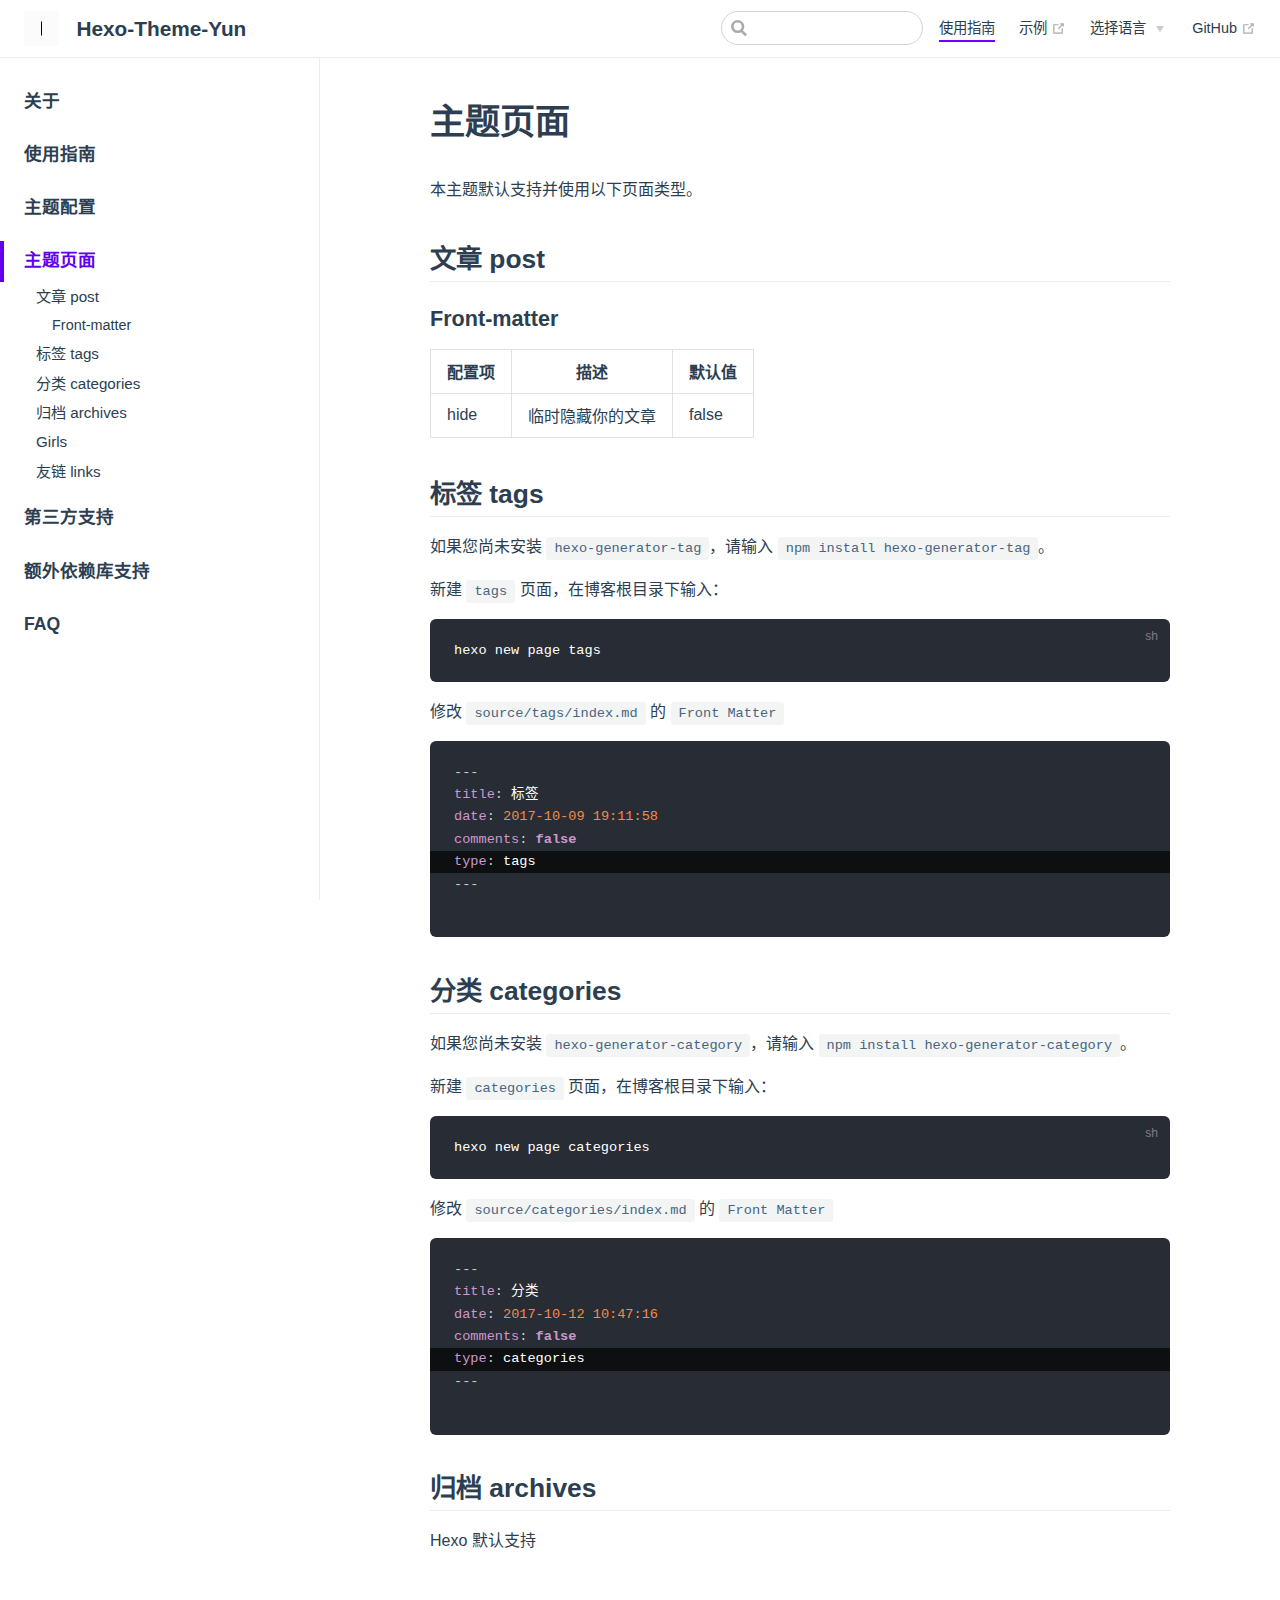
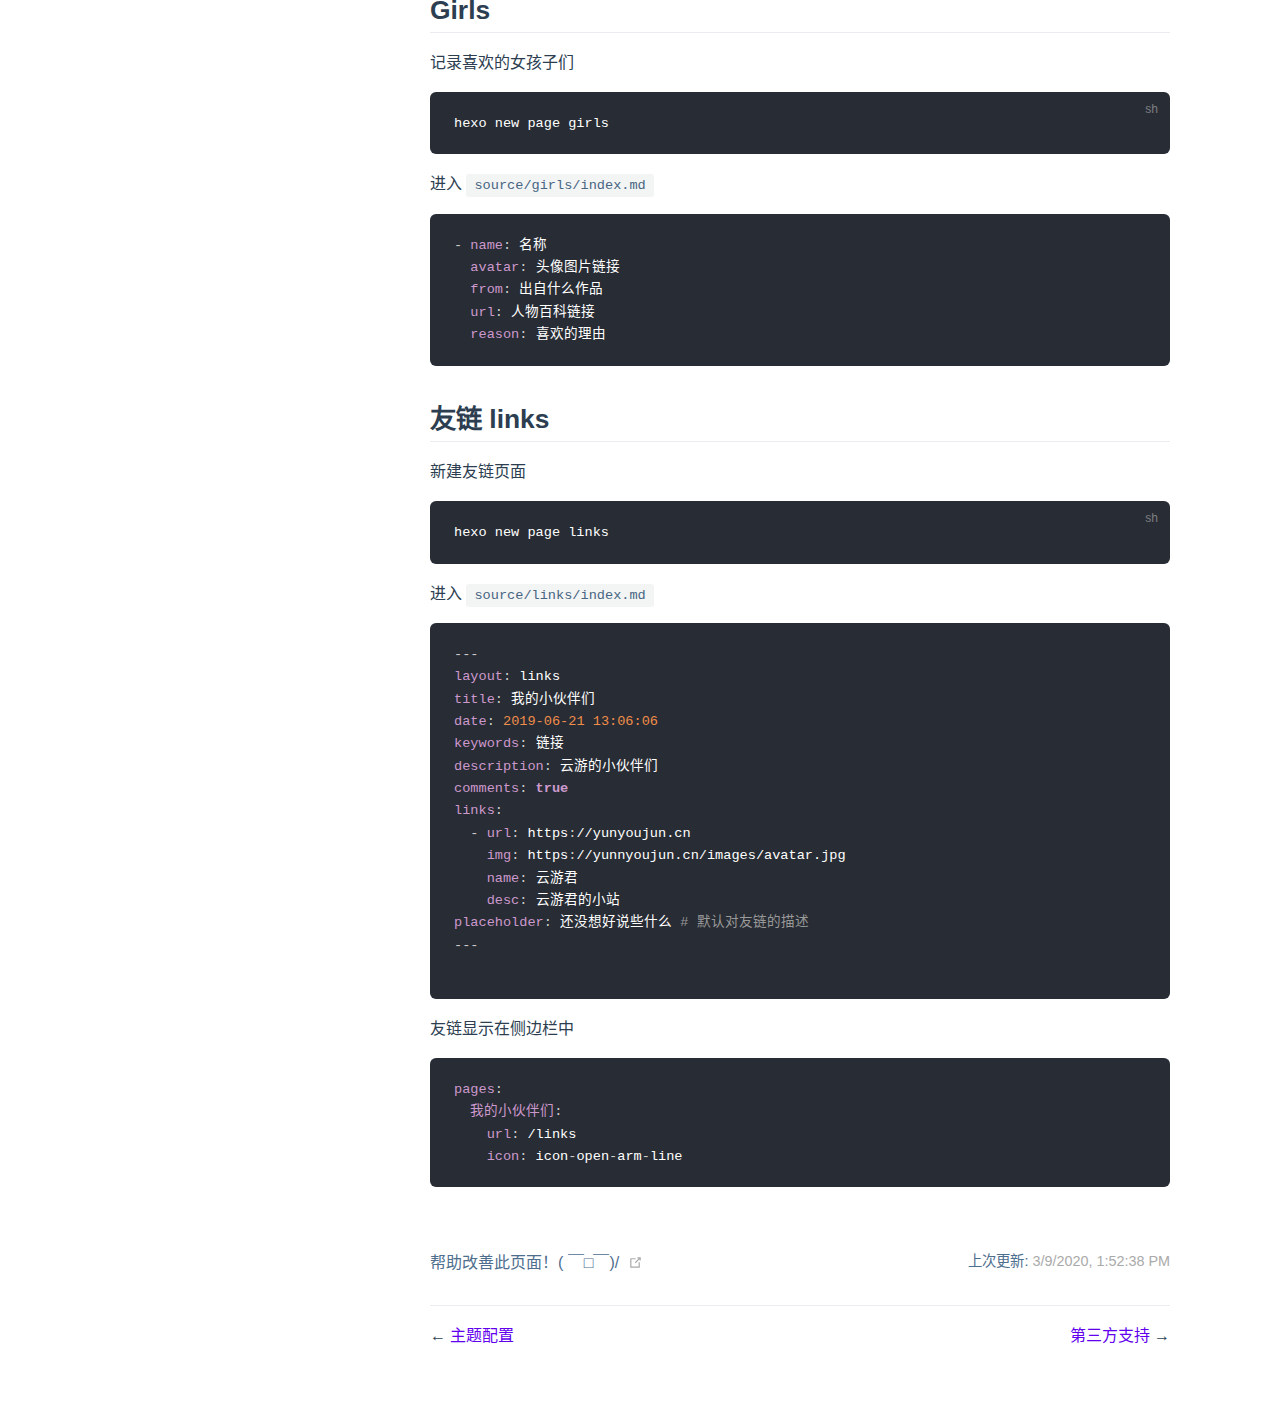
<file: guide/page.html>
<!DOCTYPE html>
<html lang="zh-CN">
  <head>
    <meta charset="utf-8">
    <meta name="viewport" content="width=device-width,initial-scale=1">
    <title>主题页面 | Hexo-Theme-Yun</title>
    <meta name="description" content="A powerful &amp; simple &amp; fast theme for Hexo.">
    <meta name="generator" content="VuePress 1.3.1">
    <link rel="icon" href="/logo.png">
  <link rel="manifest" href="/manifest.json">
  <meta name="theme-color" content="#6200ee">
  <meta name="apple-mobile-web-app-capable" content="yes">
  <meta name="apple-mobile-web-app-status-bar-style" content="#6200ee">
  <link rel="apple-touch-icon" href="/logo.png">
  <link rel="mask-icon" href="/logo.png" color="#6200ee">
  <meta name="msapplication-TileImage" content="/logo.png">
  <meta name="msapplication-TileColor" content="#6200ee">
  <[object Object]></[object Object]>
    
    <link rel="preload" href="/assets/css/0.styles.6aa9fc80.css" as="style"><link rel="preload" href="/assets/js/app.b663e7e6.js" as="script"><link rel="preload" href="/assets/js/2.4c6a1c10.js" as="script"><link rel="preload" href="/assets/js/16.a3792da2.js" as="script"><link rel="preload" href="/assets/js/3.0c5c205d.js" as="script"><link rel="prefetch" href="/assets/js/10.4856de43.js"><link rel="prefetch" href="/assets/js/11.38d981e0.js"><link rel="prefetch" href="/assets/js/12.ebe03d4f.js"><link rel="prefetch" href="/assets/js/13.8237a7c3.js"><link rel="prefetch" href="/assets/js/14.92f6389c.js"><link rel="prefetch" href="/assets/js/15.bd300823.js"><link rel="prefetch" href="/assets/js/17.76fe4f1d.js"><link rel="prefetch" href="/assets/js/18.2052b3cf.js"><link rel="prefetch" href="/assets/js/4.f180985b.js"><link rel="prefetch" href="/assets/js/5.dac3e8b9.js"><link rel="prefetch" href="/assets/js/6.dcdd47dc.js"><link rel="prefetch" href="/assets/js/7.cabfba68.js"><link rel="prefetch" href="/assets/js/8.44276722.js"><link rel="prefetch" href="/assets/js/9.d3fd572e.js">
    <link rel="stylesheet" href="/assets/css/0.styles.6aa9fc80.css">
  </head>
  <body>
    <div id="app" data-server-rendered="true"><div class="theme-container"><header class="navbar"><div class="sidebar-button"><svg xmlns="http://www.w3.org/2000/svg" aria-hidden="true" role="img" viewBox="0 0 448 512" class="icon"><path fill="currentColor" d="M436 124H12c-6.627 0-12-5.373-12-12V80c0-6.627 5.373-12 12-12h424c6.627 0 12 5.373 12 12v32c0 6.627-5.373 12-12 12zm0 160H12c-6.627 0-12-5.373-12-12v-32c0-6.627 5.373-12 12-12h424c6.627 0 12 5.373 12 12v32c0 6.627-5.373 12-12 12zm0 160H12c-6.627 0-12-5.373-12-12v-32c0-6.627 5.373-12 12-12h424c6.627 0 12 5.373 12 12v32c0 6.627-5.373 12-12 12z"></path></svg></div> <a href="/" class="home-link router-link-active"><img src="/logo.gif" alt="Hexo-Theme-Yun" class="logo"> <span class="site-name can-hide">Hexo-Theme-Yun</span></a> <div class="links"><div class="search-box"><input aria-label="Search" autocomplete="off" spellcheck="false" value=""> <!----></div> <nav class="nav-links can-hide"><div class="nav-item"><a href="/guide/" class="nav-link router-link-active">
  使用指南
</a></div><div class="nav-item"><a href="https://www.yunyoujun.cn" target="_blank" rel="noopener noreferrer" class="nav-link external">
  示例
  <svg xmlns="http://www.w3.org/2000/svg" aria-hidden="true" x="0px" y="0px" viewBox="0 0 100 100" width="15" height="15" class="icon outbound"><path fill="currentColor" d="M18.8,85.1h56l0,0c2.2,0,4-1.8,4-4v-32h-8v28h-48v-48h28v-8h-32l0,0c-2.2,0-4,1.8-4,4v56C14.8,83.3,16.6,85.1,18.8,85.1z"></path> <polygon fill="currentColor" points="45.7,48.7 51.3,54.3 77.2,28.5 77.2,37.2 85.2,37.2 85.2,14.9 62.8,14.9 62.8,22.9 71.5,22.9"></polygon></svg></a></div><div class="nav-item"><div class="dropdown-wrapper"><button type="button" aria-label="Select language" class="dropdown-title"><span class="title">选择语言</span> <span class="arrow right"></span></button> <ul class="nav-dropdown" style="display:none;"><li class="dropdown-item"><!----> <a href="/guide/page.html" class="nav-link router-link-exact-active router-link-active">
  简体中文
</a></li><li class="dropdown-item"><!----> <a href="/en/" class="nav-link">
  English
</a></li></ul></div></div> <a href="https://github.com/YunYouJun/hexo-theme-yun" target="_blank" rel="noopener noreferrer" class="repo-link">
    GitHub
    <svg xmlns="http://www.w3.org/2000/svg" aria-hidden="true" x="0px" y="0px" viewBox="0 0 100 100" width="15" height="15" class="icon outbound"><path fill="currentColor" d="M18.8,85.1h56l0,0c2.2,0,4-1.8,4-4v-32h-8v28h-48v-48h28v-8h-32l0,0c-2.2,0-4,1.8-4,4v56C14.8,83.3,16.6,85.1,18.8,85.1z"></path> <polygon fill="currentColor" points="45.7,48.7 51.3,54.3 77.2,28.5 77.2,37.2 85.2,37.2 85.2,14.9 62.8,14.9 62.8,22.9 71.5,22.9"></polygon></svg></a></nav></div></header> <div class="sidebar-mask"></div> <aside class="sidebar"><nav class="nav-links"><div class="nav-item"><a href="/guide/" class="nav-link router-link-active">
  使用指南
</a></div><div class="nav-item"><a href="https://www.yunyoujun.cn" target="_blank" rel="noopener noreferrer" class="nav-link external">
  示例
  <svg xmlns="http://www.w3.org/2000/svg" aria-hidden="true" x="0px" y="0px" viewBox="0 0 100 100" width="15" height="15" class="icon outbound"><path fill="currentColor" d="M18.8,85.1h56l0,0c2.2,0,4-1.8,4-4v-32h-8v28h-48v-48h28v-8h-32l0,0c-2.2,0-4,1.8-4,4v56C14.8,83.3,16.6,85.1,18.8,85.1z"></path> <polygon fill="currentColor" points="45.7,48.7 51.3,54.3 77.2,28.5 77.2,37.2 85.2,37.2 85.2,14.9 62.8,14.9 62.8,22.9 71.5,22.9"></polygon></svg></a></div><div class="nav-item"><div class="dropdown-wrapper"><button type="button" aria-label="Select language" class="dropdown-title"><span class="title">选择语言</span> <span class="arrow right"></span></button> <ul class="nav-dropdown" style="display:none;"><li class="dropdown-item"><!----> <a href="/guide/page.html" class="nav-link router-link-exact-active router-link-active">
  简体中文
</a></li><li class="dropdown-item"><!----> <a href="/en/" class="nav-link">
  English
</a></li></ul></div></div> <a href="https://github.com/YunYouJun/hexo-theme-yun" target="_blank" rel="noopener noreferrer" class="repo-link">
    GitHub
    <svg xmlns="http://www.w3.org/2000/svg" aria-hidden="true" x="0px" y="0px" viewBox="0 0 100 100" width="15" height="15" class="icon outbound"><path fill="currentColor" d="M18.8,85.1h56l0,0c2.2,0,4-1.8,4-4v-32h-8v28h-48v-48h28v-8h-32l0,0c-2.2,0-4,1.8-4,4v56C14.8,83.3,16.6,85.1,18.8,85.1z"></path> <polygon fill="currentColor" points="45.7,48.7 51.3,54.3 77.2,28.5 77.2,37.2 85.2,37.2 85.2,14.9 62.8,14.9 62.8,22.9 71.5,22.9"></polygon></svg></a></nav>  <ul class="sidebar-links"><li><a href="/guide/about.html" class="sidebar-link">关于</a></li><li><a href="/guide/" class="sidebar-link">使用指南</a></li><li><a href="/guide/config.html" class="sidebar-link">主题配置</a></li><li><a href="/guide/page.html" class="active sidebar-link">主题页面</a><ul class="sidebar-sub-headers"><li class="sidebar-sub-header"><a href="/guide/page.html#文章-post" class="sidebar-link">文章 post</a><ul class="sidebar-sub-headers"><li class="sidebar-sub-header"><a href="/guide/page.html#front-matter" class="sidebar-link">Front-matter</a></li></ul></li><li class="sidebar-sub-header"><a href="/guide/page.html#标签-tags" class="sidebar-link">标签 tags</a></li><li class="sidebar-sub-header"><a href="/guide/page.html#分类-categories" class="sidebar-link">分类 categories</a></li><li class="sidebar-sub-header"><a href="/guide/page.html#归档-archives" class="sidebar-link">归档 archives</a></li><li class="sidebar-sub-header"><a href="/guide/page.html#girls" class="sidebar-link">Girls</a></li><li class="sidebar-sub-header"><a href="/guide/page.html#友链-links" class="sidebar-link">友链 links</a></li></ul></li><li><a href="/guide/third-party-support.html" class="sidebar-link">第三方支持</a></li><li><a href="/guide/additional-package-support.html" class="sidebar-link">额外依赖库支持</a></li><li><a href="/guide/faq.html" class="sidebar-link">FAQ</a></li></ul> </aside> <main class="page"> <div class="theme-default-content content__default"><h1 id="主题页面"><a href="#主题页面" class="header-anchor">#</a> 主题页面</h1> <p>本主题默认支持并使用以下页面类型。</p> <h2 id="文章-post"><a href="#文章-post" class="header-anchor">#</a> 文章 post</h2> <h3 id="front-matter"><a href="#front-matter" class="header-anchor">#</a> Front-matter</h3> <table><thead><tr><th>配置项</th> <th>描述</th> <th>默认值</th></tr></thead> <tbody><tr><td>hide</td> <td>临时隐藏你的文章</td> <td>false</td></tr></tbody></table> <h2 id="标签-tags"><a href="#标签-tags" class="header-anchor">#</a> 标签 tags</h2> <p>如果您尚未安装 <code>hexo-generator-tag</code>，请输入 <code>npm install hexo-generator-tag</code>。</p> <p>新建 <code>tags</code> 页面，在博客根目录下输入：</p> <div class="language-sh extra-class"><pre class="language-sh"><code>hexo new page tags
</code></pre></div><p>修改 <code>source/tags/index.md</code> 的 <code>Front Matter</code></p> <div class="language-yml extra-class"><div class="highlight-lines"><br><br><br><br><div class="highlighted"> </div><br><br><br></div><pre class="language-yml"><code><span class="token punctuation">---</span>
<span class="token key atrule">title</span><span class="token punctuation">:</span> 标签
<span class="token key atrule">date</span><span class="token punctuation">:</span> <span class="token datetime number">2017-10-09 19:11:58</span>
<span class="token key atrule">comments</span><span class="token punctuation">:</span> <span class="token boolean important">false</span>
<span class="token key atrule">type</span><span class="token punctuation">:</span> tags
<span class="token punctuation">---</span>

</code></pre></div><h2 id="分类-categories"><a href="#分类-categories" class="header-anchor">#</a> 分类 categories</h2> <p>如果您尚未安装 <code>hexo-generator-category</code>，请输入 <code>npm install hexo-generator-category</code>。</p> <p>新建 <code>categories</code> 页面，在博客根目录下输入：</p> <div class="language-sh extra-class"><pre class="language-sh"><code>hexo new page categories
</code></pre></div><p>修改 <code>source/categories/index.md</code> 的 <code>Front Matter</code></p> <div class="language-yml extra-class"><div class="highlight-lines"><br><br><br><br><div class="highlighted"> </div><br><br><br></div><pre class="language-yml"><code><span class="token punctuation">---</span>
<span class="token key atrule">title</span><span class="token punctuation">:</span> 分类
<span class="token key atrule">date</span><span class="token punctuation">:</span> <span class="token datetime number">2017-10-12 10:47:16</span>
<span class="token key atrule">comments</span><span class="token punctuation">:</span> <span class="token boolean important">false</span>
<span class="token key atrule">type</span><span class="token punctuation">:</span> categories
<span class="token punctuation">---</span>

</code></pre></div><h2 id="归档-archives"><a href="#归档-archives" class="header-anchor">#</a> 归档 archives</h2> <p>Hexo 默认支持</p> <h2 id="girls"><a href="#girls" class="header-anchor">#</a> Girls</h2> <p>记录喜欢的女孩子们</p> <div class="language-sh extra-class"><pre class="language-sh"><code>hexo new page girls
</code></pre></div><p>进入 <code>source/girls/index.md</code></p> <div class="language-yml extra-class"><pre class="language-yml"><code><span class="token punctuation">-</span> <span class="token key atrule">name</span><span class="token punctuation">:</span> 名称
  <span class="token key atrule">avatar</span><span class="token punctuation">:</span> 头像图片链接
  <span class="token key atrule">from</span><span class="token punctuation">:</span> 出自什么作品
  <span class="token key atrule">url</span><span class="token punctuation">:</span> 人物百科链接
  <span class="token key atrule">reason</span><span class="token punctuation">:</span> 喜欢的理由
</code></pre></div><h2 id="友链-links"><a href="#友链-links" class="header-anchor">#</a> 友链 links</h2> <p>新建友链页面</p> <div class="language-sh extra-class"><pre class="language-sh"><code>hexo new page links
</code></pre></div><p>进入 <code>source/links/index.md</code></p> <div class="language-yml extra-class"><pre class="language-yml"><code><span class="token punctuation">---</span>
<span class="token key atrule">layout</span><span class="token punctuation">:</span> links
<span class="token key atrule">title</span><span class="token punctuation">:</span> 我的小伙伴们
<span class="token key atrule">date</span><span class="token punctuation">:</span> <span class="token datetime number">2019-06-21 13:06:06</span>
<span class="token key atrule">keywords</span><span class="token punctuation">:</span> 链接
<span class="token key atrule">description</span><span class="token punctuation">:</span> 云游的小伙伴们
<span class="token key atrule">comments</span><span class="token punctuation">:</span> <span class="token boolean important">true</span>
<span class="token key atrule">links</span><span class="token punctuation">:</span>
  <span class="token punctuation">-</span> <span class="token key atrule">url</span><span class="token punctuation">:</span> https<span class="token punctuation">:</span>//yunyoujun.cn
    <span class="token key atrule">img</span><span class="token punctuation">:</span> https<span class="token punctuation">:</span>//yunnyoujun.cn/images/avatar.jpg
    <span class="token key atrule">name</span><span class="token punctuation">:</span> 云游君
    <span class="token key atrule">desc</span><span class="token punctuation">:</span> 云游君的小站
<span class="token key atrule">placeholder</span><span class="token punctuation">:</span> 还没想好说些什么 <span class="token comment"># 默认对友链的描述</span>
<span class="token punctuation">---</span>

</code></pre></div><p>友链显示在侧边栏中</p> <div class="language-yml extra-class"><pre class="language-yml"><code><span class="token key atrule">pages</span><span class="token punctuation">:</span>
  <span class="token key atrule">我的小伙伴们</span><span class="token punctuation">:</span>
    <span class="token key atrule">url</span><span class="token punctuation">:</span> /links
    <span class="token key atrule">icon</span><span class="token punctuation">:</span> icon<span class="token punctuation">-</span>open<span class="token punctuation">-</span>arm<span class="token punctuation">-</span>line
</code></pre></div></div> <footer class="page-edit"><div class="edit-link"><a href="https://github.com/YunYouJun/hexo-theme-yun/edit/master/docs/guide/page.md" target="_blank" rel="noopener noreferrer">帮助改善此页面！( ￣□￣)/</a> <svg xmlns="http://www.w3.org/2000/svg" aria-hidden="true" x="0px" y="0px" viewBox="0 0 100 100" width="15" height="15" class="icon outbound"><path fill="currentColor" d="M18.8,85.1h56l0,0c2.2,0,4-1.8,4-4v-32h-8v28h-48v-48h28v-8h-32l0,0c-2.2,0-4,1.8-4,4v56C14.8,83.3,16.6,85.1,18.8,85.1z"></path> <polygon fill="currentColor" points="45.7,48.7 51.3,54.3 77.2,28.5 77.2,37.2 85.2,37.2 85.2,14.9 62.8,14.9 62.8,22.9 71.5,22.9"></polygon></svg></div> <div class="last-updated"><span class="prefix">上次更新:</span> <span class="time">3/9/2020, 1:52:38 PM</span></div></footer> <div class="page-nav"><p class="inner"><span class="prev">
      ←
      <a href="/guide/config.html" class="prev">
        主题配置
      </a></span> <span class="next"><a href="/guide/third-party-support.html">
        第三方支持
      </a>
      →
    </span></p></div> </main></div><div class="global-ui"><!----><!----></div></div>
    <script src="/assets/js/app.b663e7e6.js" defer></script><script src="/assets/js/2.4c6a1c10.js" defer></script><script src="/assets/js/16.a3792da2.js" defer></script><script src="/assets/js/3.0c5c205d.js" defer></script>
  </body>
</html>
</file>
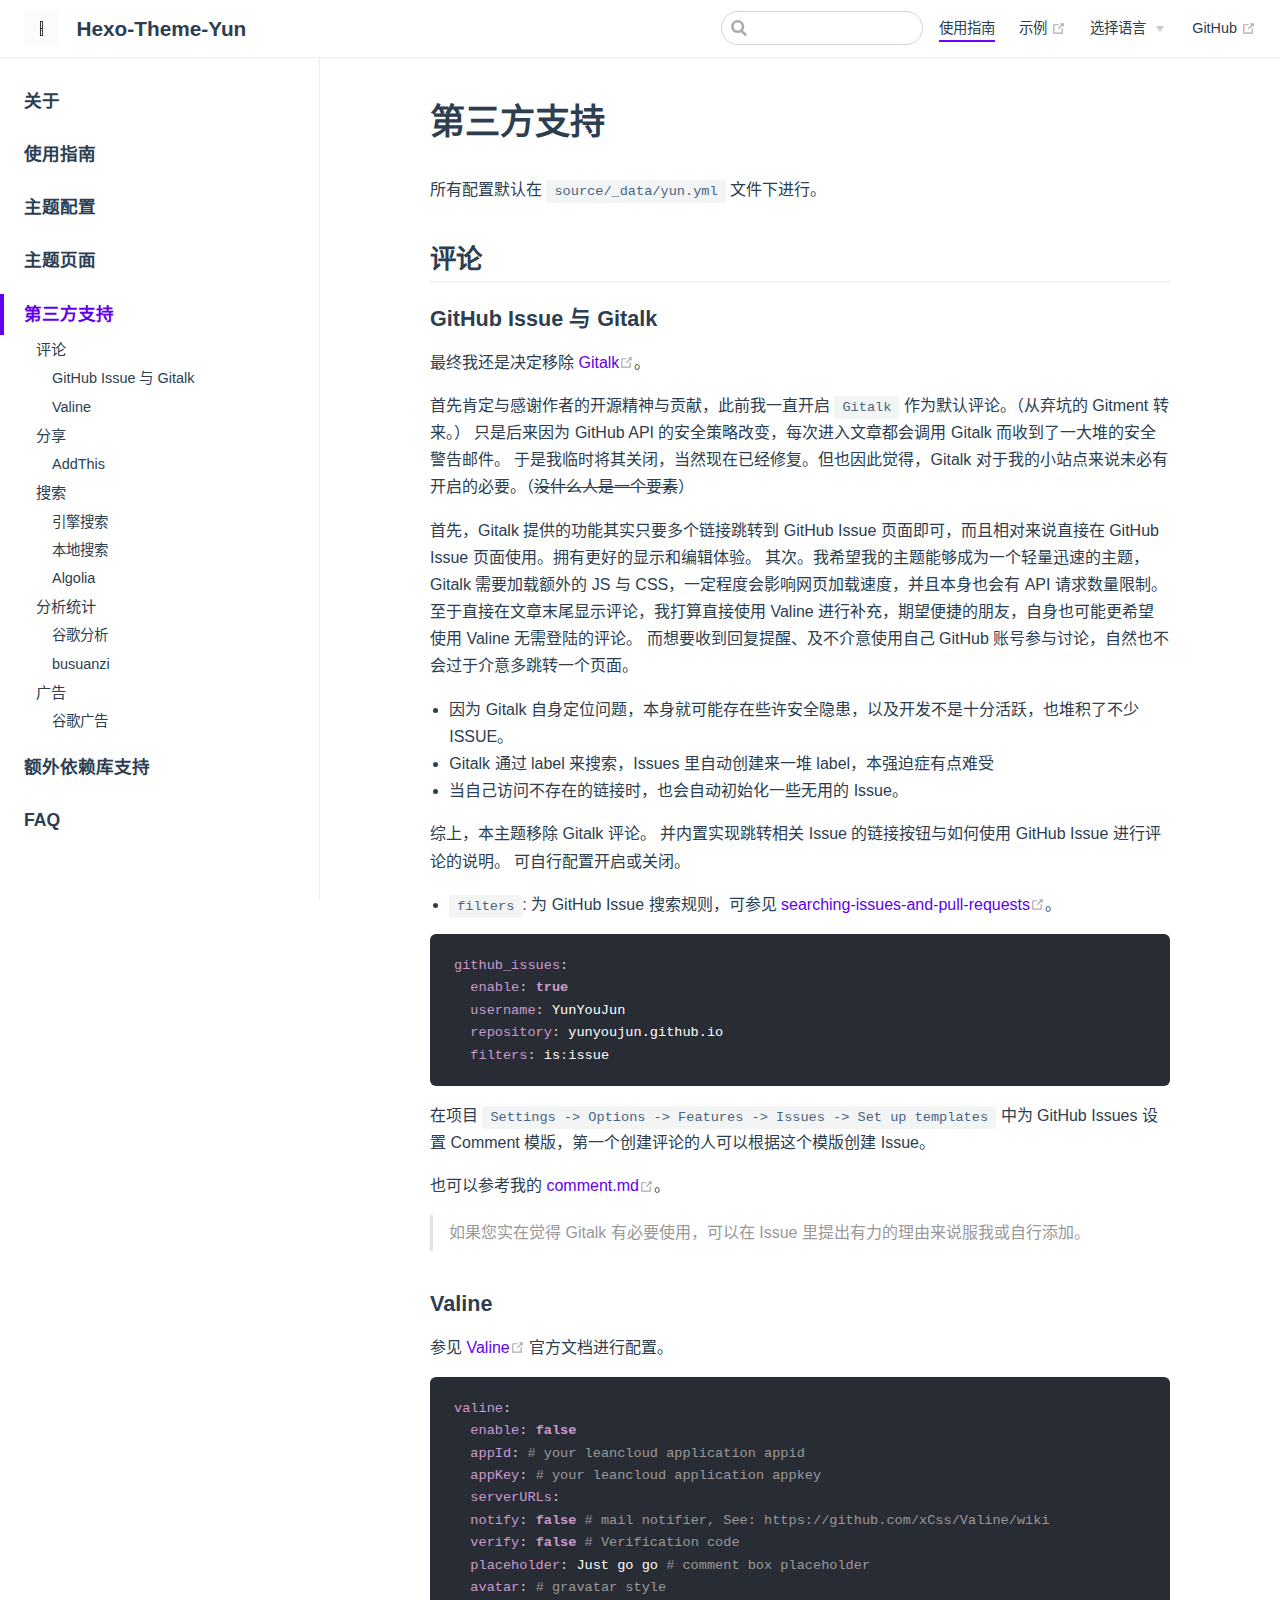
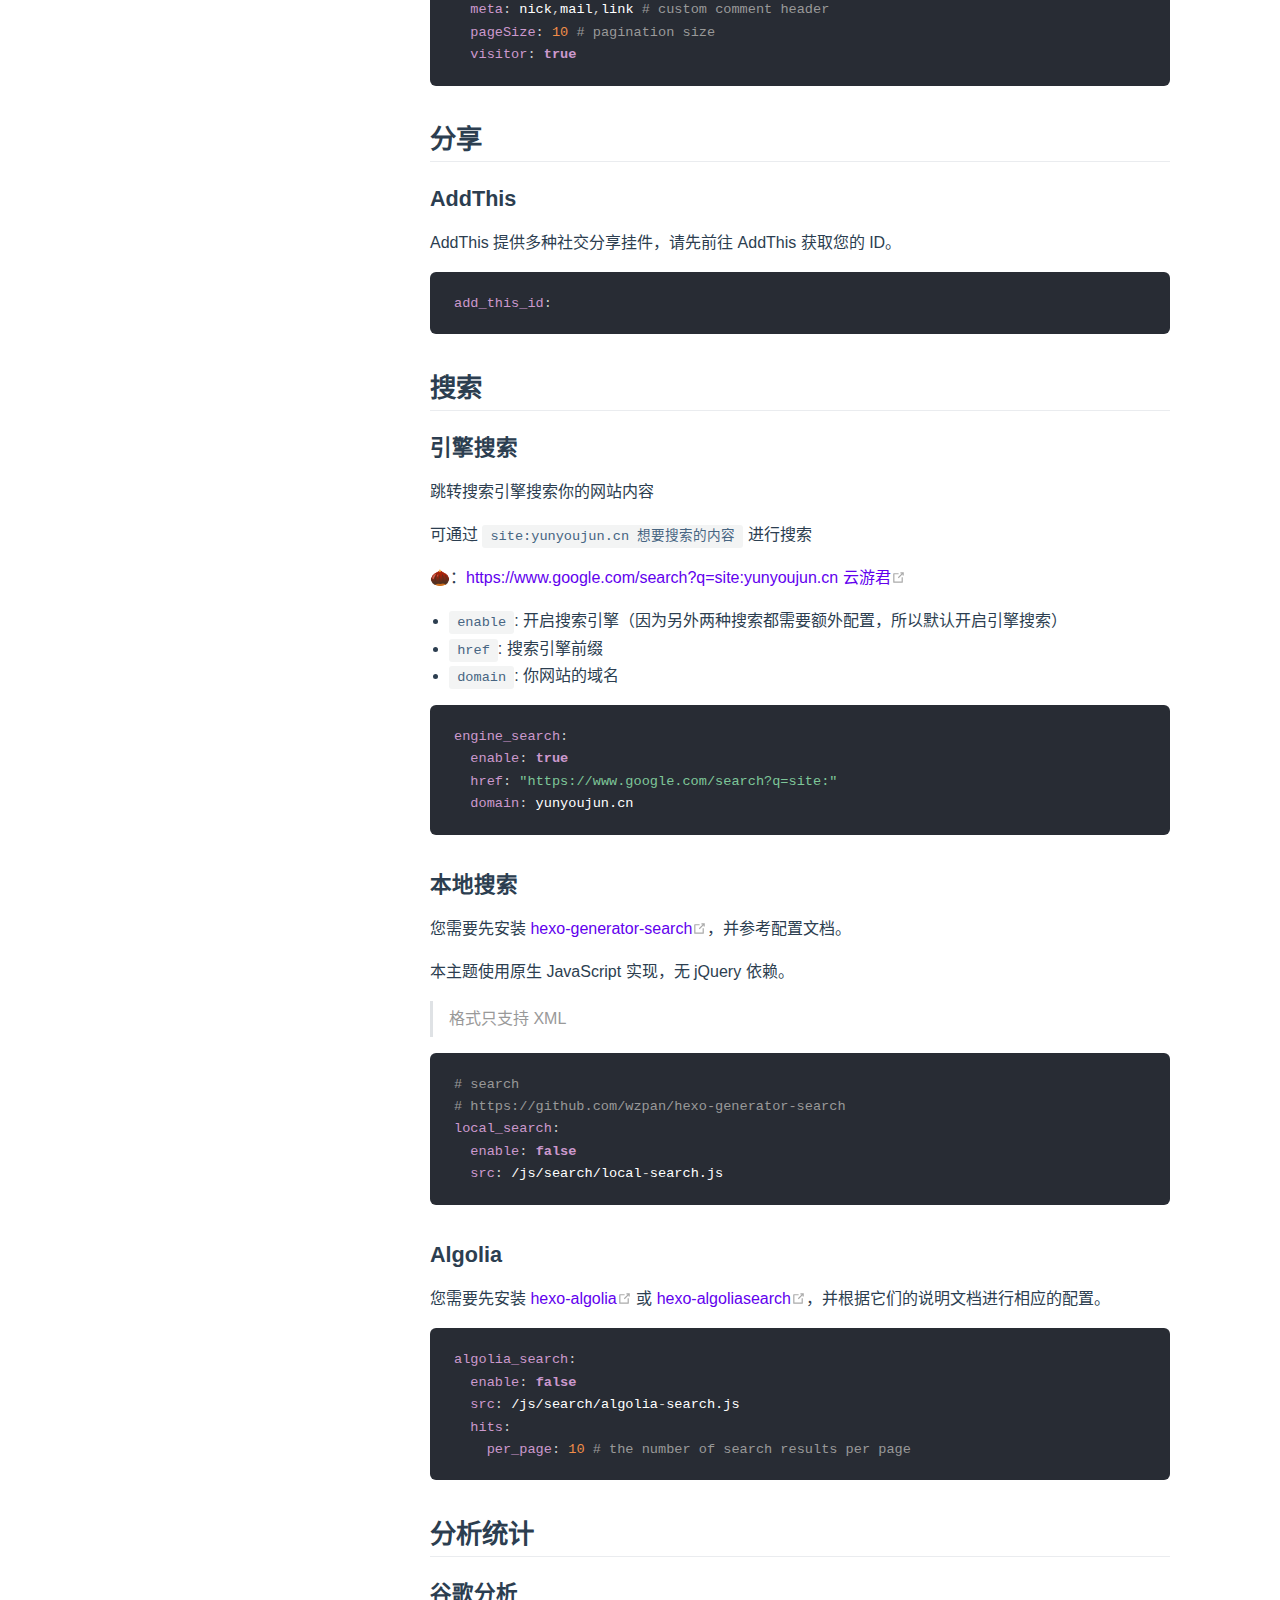
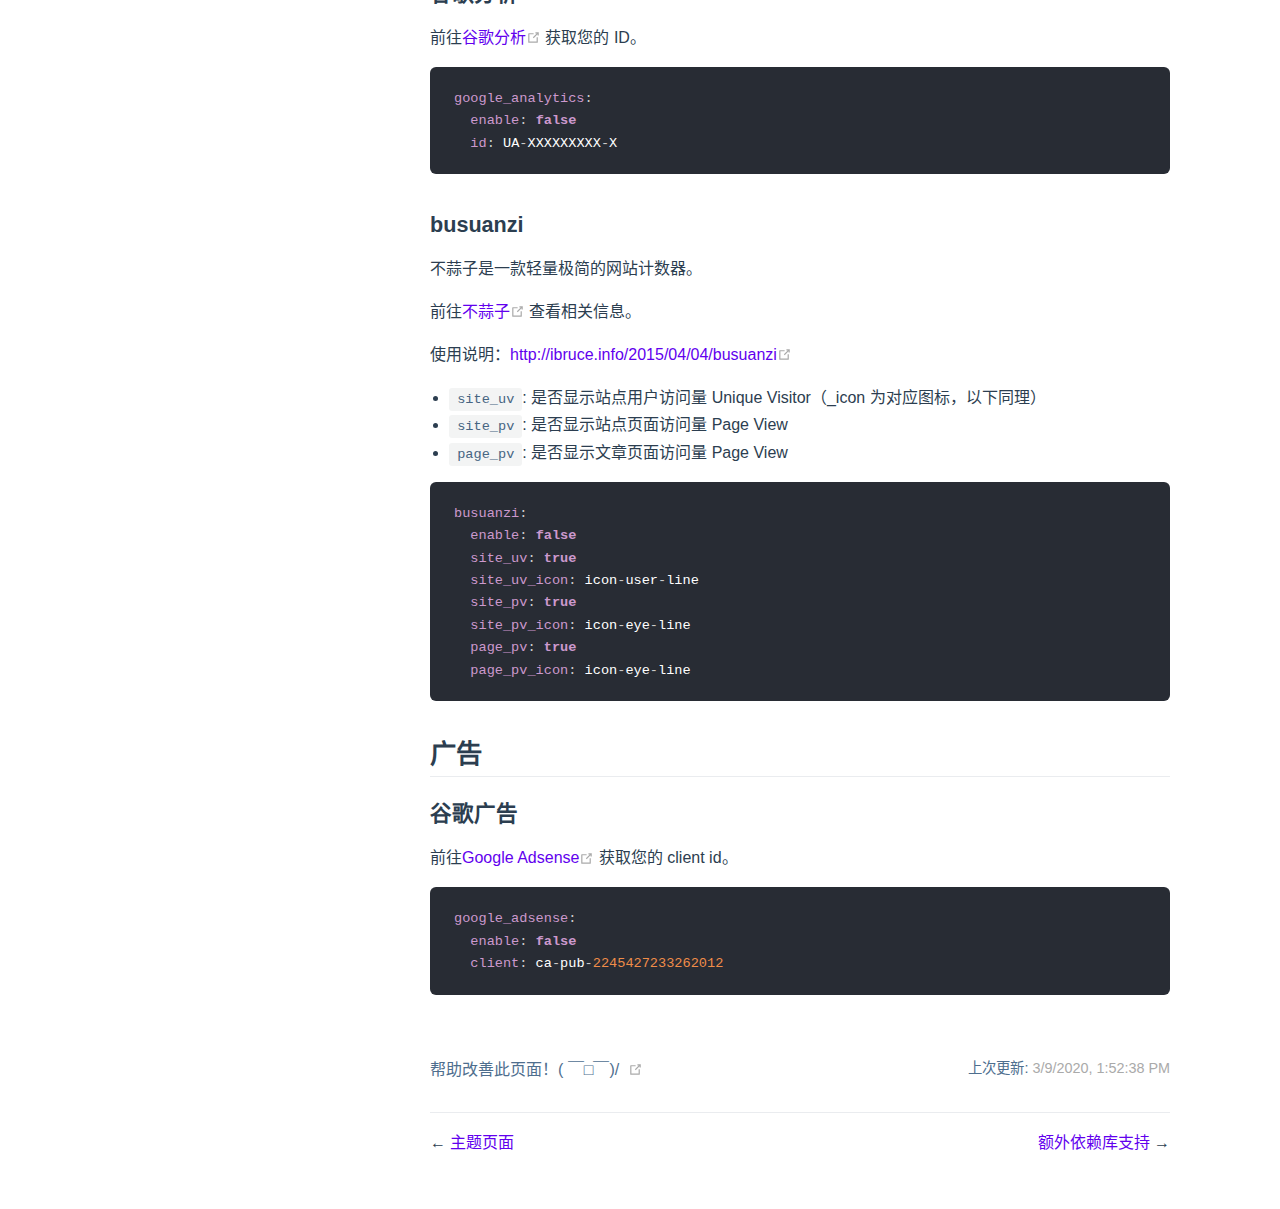
<file: guide/third-party-support.html>
<!DOCTYPE html>
<html lang="zh-CN">
  <head>
    <meta charset="utf-8">
    <meta name="viewport" content="width=device-width,initial-scale=1">
    <title>第三方支持 | Hexo-Theme-Yun</title>
    <meta name="description" content="A powerful &amp; simple &amp; fast theme for Hexo.">
    <meta name="generator" content="VuePress 1.3.1">
    <link rel="icon" href="/logo.png">
  <link rel="manifest" href="/manifest.json">
  <meta name="theme-color" content="#6200ee">
  <meta name="apple-mobile-web-app-capable" content="yes">
  <meta name="apple-mobile-web-app-status-bar-style" content="#6200ee">
  <link rel="apple-touch-icon" href="/logo.png">
  <link rel="mask-icon" href="/logo.png" color="#6200ee">
  <meta name="msapplication-TileImage" content="/logo.png">
  <meta name="msapplication-TileColor" content="#6200ee">
  <[object Object]></[object Object]>
    
    <link rel="preload" href="/assets/css/0.styles.6aa9fc80.css" as="style"><link rel="preload" href="/assets/js/app.b663e7e6.js" as="script"><link rel="preload" href="/assets/js/2.4c6a1c10.js" as="script"><link rel="preload" href="/assets/js/17.76fe4f1d.js" as="script"><link rel="preload" href="/assets/js/3.0c5c205d.js" as="script"><link rel="prefetch" href="/assets/js/10.4856de43.js"><link rel="prefetch" href="/assets/js/11.38d981e0.js"><link rel="prefetch" href="/assets/js/12.ebe03d4f.js"><link rel="prefetch" href="/assets/js/13.8237a7c3.js"><link rel="prefetch" href="/assets/js/14.92f6389c.js"><link rel="prefetch" href="/assets/js/15.bd300823.js"><link rel="prefetch" href="/assets/js/16.a3792da2.js"><link rel="prefetch" href="/assets/js/18.2052b3cf.js"><link rel="prefetch" href="/assets/js/4.f180985b.js"><link rel="prefetch" href="/assets/js/5.dac3e8b9.js"><link rel="prefetch" href="/assets/js/6.dcdd47dc.js"><link rel="prefetch" href="/assets/js/7.cabfba68.js"><link rel="prefetch" href="/assets/js/8.44276722.js"><link rel="prefetch" href="/assets/js/9.d3fd572e.js">
    <link rel="stylesheet" href="/assets/css/0.styles.6aa9fc80.css">
  </head>
  <body>
    <div id="app" data-server-rendered="true"><div class="theme-container"><header class="navbar"><div class="sidebar-button"><svg xmlns="http://www.w3.org/2000/svg" aria-hidden="true" role="img" viewBox="0 0 448 512" class="icon"><path fill="currentColor" d="M436 124H12c-6.627 0-12-5.373-12-12V80c0-6.627 5.373-12 12-12h424c6.627 0 12 5.373 12 12v32c0 6.627-5.373 12-12 12zm0 160H12c-6.627 0-12-5.373-12-12v-32c0-6.627 5.373-12 12-12h424c6.627 0 12 5.373 12 12v32c0 6.627-5.373 12-12 12zm0 160H12c-6.627 0-12-5.373-12-12v-32c0-6.627 5.373-12 12-12h424c6.627 0 12 5.373 12 12v32c0 6.627-5.373 12-12 12z"></path></svg></div> <a href="/" class="home-link router-link-active"><img src="/logo.gif" alt="Hexo-Theme-Yun" class="logo"> <span class="site-name can-hide">Hexo-Theme-Yun</span></a> <div class="links"><div class="search-box"><input aria-label="Search" autocomplete="off" spellcheck="false" value=""> <!----></div> <nav class="nav-links can-hide"><div class="nav-item"><a href="/guide/" class="nav-link router-link-active">
  使用指南
</a></div><div class="nav-item"><a href="https://www.yunyoujun.cn" target="_blank" rel="noopener noreferrer" class="nav-link external">
  示例
  <svg xmlns="http://www.w3.org/2000/svg" aria-hidden="true" x="0px" y="0px" viewBox="0 0 100 100" width="15" height="15" class="icon outbound"><path fill="currentColor" d="M18.8,85.1h56l0,0c2.2,0,4-1.8,4-4v-32h-8v28h-48v-48h28v-8h-32l0,0c-2.2,0-4,1.8-4,4v56C14.8,83.3,16.6,85.1,18.8,85.1z"></path> <polygon fill="currentColor" points="45.7,48.7 51.3,54.3 77.2,28.5 77.2,37.2 85.2,37.2 85.2,14.9 62.8,14.9 62.8,22.9 71.5,22.9"></polygon></svg></a></div><div class="nav-item"><div class="dropdown-wrapper"><button type="button" aria-label="Select language" class="dropdown-title"><span class="title">选择语言</span> <span class="arrow right"></span></button> <ul class="nav-dropdown" style="display:none;"><li class="dropdown-item"><!----> <a href="/guide/third-party-support.html" class="nav-link router-link-exact-active router-link-active">
  简体中文
</a></li><li class="dropdown-item"><!----> <a href="/en/" class="nav-link">
  English
</a></li></ul></div></div> <a href="https://github.com/YunYouJun/hexo-theme-yun" target="_blank" rel="noopener noreferrer" class="repo-link">
    GitHub
    <svg xmlns="http://www.w3.org/2000/svg" aria-hidden="true" x="0px" y="0px" viewBox="0 0 100 100" width="15" height="15" class="icon outbound"><path fill="currentColor" d="M18.8,85.1h56l0,0c2.2,0,4-1.8,4-4v-32h-8v28h-48v-48h28v-8h-32l0,0c-2.2,0-4,1.8-4,4v56C14.8,83.3,16.6,85.1,18.8,85.1z"></path> <polygon fill="currentColor" points="45.7,48.7 51.3,54.3 77.2,28.5 77.2,37.2 85.2,37.2 85.2,14.9 62.8,14.9 62.8,22.9 71.5,22.9"></polygon></svg></a></nav></div></header> <div class="sidebar-mask"></div> <aside class="sidebar"><nav class="nav-links"><div class="nav-item"><a href="/guide/" class="nav-link router-link-active">
  使用指南
</a></div><div class="nav-item"><a href="https://www.yunyoujun.cn" target="_blank" rel="noopener noreferrer" class="nav-link external">
  示例
  <svg xmlns="http://www.w3.org/2000/svg" aria-hidden="true" x="0px" y="0px" viewBox="0 0 100 100" width="15" height="15" class="icon outbound"><path fill="currentColor" d="M18.8,85.1h56l0,0c2.2,0,4-1.8,4-4v-32h-8v28h-48v-48h28v-8h-32l0,0c-2.2,0-4,1.8-4,4v56C14.8,83.3,16.6,85.1,18.8,85.1z"></path> <polygon fill="currentColor" points="45.7,48.7 51.3,54.3 77.2,28.5 77.2,37.2 85.2,37.2 85.2,14.9 62.8,14.9 62.8,22.9 71.5,22.9"></polygon></svg></a></div><div class="nav-item"><div class="dropdown-wrapper"><button type="button" aria-label="Select language" class="dropdown-title"><span class="title">选择语言</span> <span class="arrow right"></span></button> <ul class="nav-dropdown" style="display:none;"><li class="dropdown-item"><!----> <a href="/guide/third-party-support.html" class="nav-link router-link-exact-active router-link-active">
  简体中文
</a></li><li class="dropdown-item"><!----> <a href="/en/" class="nav-link">
  English
</a></li></ul></div></div> <a href="https://github.com/YunYouJun/hexo-theme-yun" target="_blank" rel="noopener noreferrer" class="repo-link">
    GitHub
    <svg xmlns="http://www.w3.org/2000/svg" aria-hidden="true" x="0px" y="0px" viewBox="0 0 100 100" width="15" height="15" class="icon outbound"><path fill="currentColor" d="M18.8,85.1h56l0,0c2.2,0,4-1.8,4-4v-32h-8v28h-48v-48h28v-8h-32l0,0c-2.2,0-4,1.8-4,4v56C14.8,83.3,16.6,85.1,18.8,85.1z"></path> <polygon fill="currentColor" points="45.7,48.7 51.3,54.3 77.2,28.5 77.2,37.2 85.2,37.2 85.2,14.9 62.8,14.9 62.8,22.9 71.5,22.9"></polygon></svg></a></nav>  <ul class="sidebar-links"><li><a href="/guide/about.html" class="sidebar-link">关于</a></li><li><a href="/guide/" class="sidebar-link">使用指南</a></li><li><a href="/guide/config.html" class="sidebar-link">主题配置</a></li><li><a href="/guide/page.html" class="sidebar-link">主题页面</a></li><li><a href="/guide/third-party-support.html" class="active sidebar-link">第三方支持</a><ul class="sidebar-sub-headers"><li class="sidebar-sub-header"><a href="/guide/third-party-support.html#评论" class="sidebar-link">评论</a><ul class="sidebar-sub-headers"><li class="sidebar-sub-header"><a href="/guide/third-party-support.html#github-issue-与-gitalk" class="sidebar-link">GitHub Issue 与 Gitalk</a></li><li class="sidebar-sub-header"><a href="/guide/third-party-support.html#valine" class="sidebar-link">Valine</a></li></ul></li><li class="sidebar-sub-header"><a href="/guide/third-party-support.html#分享" class="sidebar-link">分享</a><ul class="sidebar-sub-headers"><li class="sidebar-sub-header"><a href="/guide/third-party-support.html#addthis" class="sidebar-link">AddThis</a></li></ul></li><li class="sidebar-sub-header"><a href="/guide/third-party-support.html#搜索" class="sidebar-link">搜索</a><ul class="sidebar-sub-headers"><li class="sidebar-sub-header"><a href="/guide/third-party-support.html#引擎搜索" class="sidebar-link">引擎搜索</a></li><li class="sidebar-sub-header"><a href="/guide/third-party-support.html#本地搜索" class="sidebar-link">本地搜索</a></li><li class="sidebar-sub-header"><a href="/guide/third-party-support.html#algolia" class="sidebar-link">Algolia</a></li></ul></li><li class="sidebar-sub-header"><a href="/guide/third-party-support.html#分析统计" class="sidebar-link">分析统计</a><ul class="sidebar-sub-headers"><li class="sidebar-sub-header"><a href="/guide/third-party-support.html#谷歌分析" class="sidebar-link">谷歌分析</a></li><li class="sidebar-sub-header"><a href="/guide/third-party-support.html#busuanzi" class="sidebar-link">busuanzi</a></li></ul></li><li class="sidebar-sub-header"><a href="/guide/third-party-support.html#广告" class="sidebar-link">广告</a><ul class="sidebar-sub-headers"><li class="sidebar-sub-header"><a href="/guide/third-party-support.html#谷歌广告" class="sidebar-link">谷歌广告</a></li></ul></li></ul></li><li><a href="/guide/additional-package-support.html" class="sidebar-link">额外依赖库支持</a></li><li><a href="/guide/faq.html" class="sidebar-link">FAQ</a></li></ul> </aside> <main class="page"> <div class="theme-default-content content__default"><h1 id="第三方支持"><a href="#第三方支持" class="header-anchor">#</a> 第三方支持</h1> <p>所有配置默认在 <code>source/_data/yun.yml</code> 文件下进行。</p> <h2 id="评论"><a href="#评论" class="header-anchor">#</a> 评论</h2> <h3 id="github-issue-与-gitalk"><a href="#github-issue-与-gitalk" class="header-anchor">#</a> GitHub Issue 与 Gitalk</h3> <p>最终我还是决定移除 <a href="https://github.com/gitalk/gitalk" target="_blank" rel="noopener noreferrer">Gitalk<svg xmlns="http://www.w3.org/2000/svg" aria-hidden="true" x="0px" y="0px" viewBox="0 0 100 100" width="15" height="15" class="icon outbound"><path fill="currentColor" d="M18.8,85.1h56l0,0c2.2,0,4-1.8,4-4v-32h-8v28h-48v-48h28v-8h-32l0,0c-2.2,0-4,1.8-4,4v56C14.8,83.3,16.6,85.1,18.8,85.1z"></path> <polygon fill="currentColor" points="45.7,48.7 51.3,54.3 77.2,28.5 77.2,37.2 85.2,37.2 85.2,14.9 62.8,14.9 62.8,22.9 71.5,22.9"></polygon></svg></a>。</p> <p>首先肯定与感谢作者的开源精神与贡献，此前我一直开启 <code>Gitalk</code> 作为默认评论。（从弃坑的 Gitment 转来。）
只是后来因为 GitHub API 的安全策略改变，每次进入文章都会调用 Gitalk 而收到了一大堆的安全警告邮件。
于是我临时将其关闭，当然现在已经修复。但也因此觉得，Gitalk 对于我的小站点来说未必有开启的必要。（<s>没什么人是一个要素</s>）</p> <p>首先，Gitalk 提供的功能其实只要多个链接跳转到 GitHub Issue 页面即可，而且相对来说直接在 GitHub Issue 页面使用。拥有更好的显示和编辑体验。
其次。我希望我的主题能够成为一个轻量迅速的主题，Gitalk 需要加载额外的 JS 与 CSS，一定程度会影响网页加载速度，并且本身也会有 API 请求数量限制。
至于直接在文章末尾显示评论，我打算直接使用 Valine 进行补充，期望便捷的朋友，自身也可能更希望使用 Valine 无需登陆的评论。
而想要收到回复提醒、及不介意使用自己 GitHub 账号参与讨论，自然也不会过于介意多跳转一个页面。</p> <ul><li>因为 Gitalk 自身定位问题，本身就可能存在些许安全隐患，以及开发不是十分活跃，也堆积了不少 ISSUE。</li> <li>Gitalk 通过 label 来搜索，Issues 里自动创建来一堆 label，本强迫症有点难受</li> <li>当自己访问不存在的链接时，也会自动初始化一些无用的 Issue。</li></ul> <p>综上，本主题移除 Gitalk 评论。
并内置实现跳转相关 Issue 的链接按钮与如何使用 GitHub Issue 进行评论的说明。
可自行配置开启或关闭。</p> <ul><li><code>filters</code>: 为 GitHub Issue 搜索规则，可参见 <a href="https://help.github.com/en/github/searching-for-information-on-github/searching-issues-and-pull-requests" target="_blank" rel="noopener noreferrer">searching-issues-and-pull-requests<svg xmlns="http://www.w3.org/2000/svg" aria-hidden="true" x="0px" y="0px" viewBox="0 0 100 100" width="15" height="15" class="icon outbound"><path fill="currentColor" d="M18.8,85.1h56l0,0c2.2,0,4-1.8,4-4v-32h-8v28h-48v-48h28v-8h-32l0,0c-2.2,0-4,1.8-4,4v56C14.8,83.3,16.6,85.1,18.8,85.1z"></path> <polygon fill="currentColor" points="45.7,48.7 51.3,54.3 77.2,28.5 77.2,37.2 85.2,37.2 85.2,14.9 62.8,14.9 62.8,22.9 71.5,22.9"></polygon></svg></a>。</li></ul> <div class="language-yml extra-class"><pre class="language-yml"><code><span class="token key atrule">github_issues</span><span class="token punctuation">:</span>
  <span class="token key atrule">enable</span><span class="token punctuation">:</span> <span class="token boolean important">true</span>
  <span class="token key atrule">username</span><span class="token punctuation">:</span> YunYouJun
  <span class="token key atrule">repository</span><span class="token punctuation">:</span> yunyoujun.github.io
  <span class="token key atrule">filters</span><span class="token punctuation">:</span> is<span class="token punctuation">:</span>issue
</code></pre></div><p>在项目 <code>Settings -&gt; Options -&gt; Features -&gt; Issues -&gt; Set up templates</code> 中为 GitHub Issues 设置 Comment 模版，第一个创建评论的人可以根据这个模版创建 Issue。</p> <p>也可以参考我的 <a href="https://github.com/YunYouJun/yunyoujun.github.io/blob/hexo/.github/ISSUE_TEMPLATE/comment.md" target="_blank" rel="noopener noreferrer">comment.md<svg xmlns="http://www.w3.org/2000/svg" aria-hidden="true" x="0px" y="0px" viewBox="0 0 100 100" width="15" height="15" class="icon outbound"><path fill="currentColor" d="M18.8,85.1h56l0,0c2.2,0,4-1.8,4-4v-32h-8v28h-48v-48h28v-8h-32l0,0c-2.2,0-4,1.8-4,4v56C14.8,83.3,16.6,85.1,18.8,85.1z"></path> <polygon fill="currentColor" points="45.7,48.7 51.3,54.3 77.2,28.5 77.2,37.2 85.2,37.2 85.2,14.9 62.8,14.9 62.8,22.9 71.5,22.9"></polygon></svg></a>。</p> <blockquote><p>如果您实在觉得 Gitalk 有必要使用，可以在 Issue 里提出有力的理由来说服我或自行添加。</p></blockquote> <h3 id="valine"><a href="#valine" class="header-anchor">#</a> Valine</h3> <p>参见 <a href="https://valine.js.org" target="_blank" rel="noopener noreferrer">Valine<svg xmlns="http://www.w3.org/2000/svg" aria-hidden="true" x="0px" y="0px" viewBox="0 0 100 100" width="15" height="15" class="icon outbound"><path fill="currentColor" d="M18.8,85.1h56l0,0c2.2,0,4-1.8,4-4v-32h-8v28h-48v-48h28v-8h-32l0,0c-2.2,0-4,1.8-4,4v56C14.8,83.3,16.6,85.1,18.8,85.1z"></path> <polygon fill="currentColor" points="45.7,48.7 51.3,54.3 77.2,28.5 77.2,37.2 85.2,37.2 85.2,14.9 62.8,14.9 62.8,22.9 71.5,22.9"></polygon></svg></a> 官方文档进行配置。</p> <div class="language-yml extra-class"><pre class="language-yml"><code><span class="token key atrule">valine</span><span class="token punctuation">:</span>
  <span class="token key atrule">enable</span><span class="token punctuation">:</span> <span class="token boolean important">false</span>
  <span class="token key atrule">appId</span><span class="token punctuation">:</span> <span class="token comment"># your leancloud application appid</span>
  <span class="token key atrule">appKey</span><span class="token punctuation">:</span> <span class="token comment"># your leancloud application appkey</span>
  <span class="token key atrule">serverURLs</span><span class="token punctuation">:</span>
  <span class="token key atrule">notify</span><span class="token punctuation">:</span> <span class="token boolean important">false </span><span class="token comment"># mail notifier, See: https://github.com/xCss/Valine/wiki</span>
  <span class="token key atrule">verify</span><span class="token punctuation">:</span> <span class="token boolean important">false </span><span class="token comment"># Verification code</span>
  <span class="token key atrule">placeholder</span><span class="token punctuation">:</span> Just go go <span class="token comment"># comment box placeholder</span>
  <span class="token key atrule">avatar</span><span class="token punctuation">:</span> <span class="token comment"># gravatar style</span>
  <span class="token key atrule">meta</span><span class="token punctuation">:</span> nick<span class="token punctuation">,</span>mail<span class="token punctuation">,</span>link <span class="token comment"># custom comment header</span>
  <span class="token key atrule">pageSize</span><span class="token punctuation">:</span> <span class="token number">10 </span><span class="token comment"># pagination size</span>
  <span class="token key atrule">visitor</span><span class="token punctuation">:</span> <span class="token boolean important">true</span>
</code></pre></div><h2 id="分享"><a href="#分享" class="header-anchor">#</a> 分享</h2> <h3 id="addthis"><a href="#addthis" class="header-anchor">#</a> AddThis</h3> <p>AddThis 提供多种社交分享挂件，请先前往 AddThis 获取您的 ID。</p> <div class="language-yml extra-class"><pre class="language-yml"><code><span class="token key atrule">add_this_id</span><span class="token punctuation">:</span>
</code></pre></div><h2 id="搜索"><a href="#搜索" class="header-anchor">#</a> 搜索</h2> <h3 id="引擎搜索"><a href="#引擎搜索" class="header-anchor">#</a> 引擎搜索</h3> <p>跳转搜索引擎搜索你的网站内容</p> <p>可通过 <code>site:yunyoujun.cn 想要搜索的内容</code> 进行搜索</p> <p>🌰：<a href="https://www.google.com/search?q=site:yunyoujun.cn%20%E4%BA%91%E6%B8%B8%E5%90%9B" target="_blank" rel="noopener noreferrer">https://www.google.com/search?q=site:yunyoujun.cn 云游君<svg xmlns="http://www.w3.org/2000/svg" aria-hidden="true" x="0px" y="0px" viewBox="0 0 100 100" width="15" height="15" class="icon outbound"><path fill="currentColor" d="M18.8,85.1h56l0,0c2.2,0,4-1.8,4-4v-32h-8v28h-48v-48h28v-8h-32l0,0c-2.2,0-4,1.8-4,4v56C14.8,83.3,16.6,85.1,18.8,85.1z"></path> <polygon fill="currentColor" points="45.7,48.7 51.3,54.3 77.2,28.5 77.2,37.2 85.2,37.2 85.2,14.9 62.8,14.9 62.8,22.9 71.5,22.9"></polygon></svg></a></p> <ul><li><code>enable</code>: 开启搜索引擎（因为另外两种搜索都需要额外配置，所以默认开启引擎搜索）</li> <li><code>href</code>: 搜索引擎前缀</li> <li><code>domain</code>: 你网站的域名</li></ul> <div class="language-yml extra-class"><pre class="language-yml"><code><span class="token key atrule">engine_search</span><span class="token punctuation">:</span>
  <span class="token key atrule">enable</span><span class="token punctuation">:</span> <span class="token boolean important">true</span>
  <span class="token key atrule">href</span><span class="token punctuation">:</span> <span class="token string">&quot;https://www.google.com/search?q=site:&quot;</span>
  <span class="token key atrule">domain</span><span class="token punctuation">:</span> yunyoujun.cn
</code></pre></div><h3 id="本地搜索"><a href="#本地搜索" class="header-anchor">#</a> 本地搜索</h3> <p>您需要先安装 <a href="https://github.com/wzpan/hexo-generator-search" target="_blank" rel="noopener noreferrer">hexo-generator-search<svg xmlns="http://www.w3.org/2000/svg" aria-hidden="true" x="0px" y="0px" viewBox="0 0 100 100" width="15" height="15" class="icon outbound"><path fill="currentColor" d="M18.8,85.1h56l0,0c2.2,0,4-1.8,4-4v-32h-8v28h-48v-48h28v-8h-32l0,0c-2.2,0-4,1.8-4,4v56C14.8,83.3,16.6,85.1,18.8,85.1z"></path> <polygon fill="currentColor" points="45.7,48.7 51.3,54.3 77.2,28.5 77.2,37.2 85.2,37.2 85.2,14.9 62.8,14.9 62.8,22.9 71.5,22.9"></polygon></svg></a>，并参考配置文档。</p> <p>本主题使用原生 JavaScript 实现，无 jQuery 依赖。</p> <blockquote><p>格式只支持 XML</p></blockquote> <div class="language-yml extra-class"><pre class="language-yml"><code><span class="token comment"># search</span>
<span class="token comment"># https://github.com/wzpan/hexo-generator-search</span>
<span class="token key atrule">local_search</span><span class="token punctuation">:</span>
  <span class="token key atrule">enable</span><span class="token punctuation">:</span> <span class="token boolean important">false</span>
  <span class="token key atrule">src</span><span class="token punctuation">:</span> /js/search/local<span class="token punctuation">-</span>search.js
</code></pre></div><h3 id="algolia"><a href="#algolia" class="header-anchor">#</a> Algolia</h3> <p>您需要先安装 <a href="https://github.com/oncletom/hexo-algolia" target="_blank" rel="noopener noreferrer">hexo-algolia<svg xmlns="http://www.w3.org/2000/svg" aria-hidden="true" x="0px" y="0px" viewBox="0 0 100 100" width="15" height="15" class="icon outbound"><path fill="currentColor" d="M18.8,85.1h56l0,0c2.2,0,4-1.8,4-4v-32h-8v28h-48v-48h28v-8h-32l0,0c-2.2,0-4,1.8-4,4v56C14.8,83.3,16.6,85.1,18.8,85.1z"></path> <polygon fill="currentColor" points="45.7,48.7 51.3,54.3 77.2,28.5 77.2,37.2 85.2,37.2 85.2,14.9 62.8,14.9 62.8,22.9 71.5,22.9"></polygon></svg></a> 或 <a href="https://github.com/LouisBarranqueiro/hexo-algoliasearch" target="_blank" rel="noopener noreferrer">hexo-algoliasearch<svg xmlns="http://www.w3.org/2000/svg" aria-hidden="true" x="0px" y="0px" viewBox="0 0 100 100" width="15" height="15" class="icon outbound"><path fill="currentColor" d="M18.8,85.1h56l0,0c2.2,0,4-1.8,4-4v-32h-8v28h-48v-48h28v-8h-32l0,0c-2.2,0-4,1.8-4,4v56C14.8,83.3,16.6,85.1,18.8,85.1z"></path> <polygon fill="currentColor" points="45.7,48.7 51.3,54.3 77.2,28.5 77.2,37.2 85.2,37.2 85.2,14.9 62.8,14.9 62.8,22.9 71.5,22.9"></polygon></svg></a>，并根据它们的说明文档进行相应的配置。</p> <div class="language-yml extra-class"><pre class="language-yml"><code><span class="token key atrule">algolia_search</span><span class="token punctuation">:</span>
  <span class="token key atrule">enable</span><span class="token punctuation">:</span> <span class="token boolean important">false</span>
  <span class="token key atrule">src</span><span class="token punctuation">:</span> /js/search/algolia<span class="token punctuation">-</span>search.js
  <span class="token key atrule">hits</span><span class="token punctuation">:</span>
    <span class="token key atrule">per_page</span><span class="token punctuation">:</span> <span class="token number">10 </span><span class="token comment"># the number of search results per page</span>
</code></pre></div><h2 id="分析统计"><a href="#分析统计" class="header-anchor">#</a> 分析统计</h2> <h3 id="谷歌分析"><a href="#谷歌分析" class="header-anchor">#</a> 谷歌分析</h3> <p>前往<a href="https://analytics.google.com/" target="_blank" rel="noopener noreferrer">谷歌分析<svg xmlns="http://www.w3.org/2000/svg" aria-hidden="true" x="0px" y="0px" viewBox="0 0 100 100" width="15" height="15" class="icon outbound"><path fill="currentColor" d="M18.8,85.1h56l0,0c2.2,0,4-1.8,4-4v-32h-8v28h-48v-48h28v-8h-32l0,0c-2.2,0-4,1.8-4,4v56C14.8,83.3,16.6,85.1,18.8,85.1z"></path> <polygon fill="currentColor" points="45.7,48.7 51.3,54.3 77.2,28.5 77.2,37.2 85.2,37.2 85.2,14.9 62.8,14.9 62.8,22.9 71.5,22.9"></polygon></svg></a> 获取您的 ID。</p> <div class="language-yml extra-class"><pre class="language-yml"><code><span class="token key atrule">google_analytics</span><span class="token punctuation">:</span>
  <span class="token key atrule">enable</span><span class="token punctuation">:</span> <span class="token boolean important">false</span>
  <span class="token key atrule">id</span><span class="token punctuation">:</span> UA<span class="token punctuation">-</span>XXXXXXXXX<span class="token punctuation">-</span>X
</code></pre></div><h3 id="busuanzi"><a href="#busuanzi" class="header-anchor">#</a> busuanzi</h3> <p>不蒜子是一款轻量极简的网站计数器。</p> <p>前往<a href="http://busuanzi.ibruce.info/" target="_blank" rel="noopener noreferrer">不蒜子<svg xmlns="http://www.w3.org/2000/svg" aria-hidden="true" x="0px" y="0px" viewBox="0 0 100 100" width="15" height="15" class="icon outbound"><path fill="currentColor" d="M18.8,85.1h56l0,0c2.2,0,4-1.8,4-4v-32h-8v28h-48v-48h28v-8h-32l0,0c-2.2,0-4,1.8-4,4v56C14.8,83.3,16.6,85.1,18.8,85.1z"></path> <polygon fill="currentColor" points="45.7,48.7 51.3,54.3 77.2,28.5 77.2,37.2 85.2,37.2 85.2,14.9 62.8,14.9 62.8,22.9 71.5,22.9"></polygon></svg></a> 查看相关信息。</p> <p>使用说明：<a href="http://ibruce.info/2015/04/04/busuanzi" target="_blank" rel="noopener noreferrer">http://ibruce.info/2015/04/04/busuanzi<svg xmlns="http://www.w3.org/2000/svg" aria-hidden="true" x="0px" y="0px" viewBox="0 0 100 100" width="15" height="15" class="icon outbound"><path fill="currentColor" d="M18.8,85.1h56l0,0c2.2,0,4-1.8,4-4v-32h-8v28h-48v-48h28v-8h-32l0,0c-2.2,0-4,1.8-4,4v56C14.8,83.3,16.6,85.1,18.8,85.1z"></path> <polygon fill="currentColor" points="45.7,48.7 51.3,54.3 77.2,28.5 77.2,37.2 85.2,37.2 85.2,14.9 62.8,14.9 62.8,22.9 71.5,22.9"></polygon></svg></a></p> <ul><li><code>site_uv</code>: 是否显示站点用户访问量 Unique Visitor（_icon 为对应图标，以下同理）</li> <li><code>site_pv</code>: 是否显示站点页面访问量 Page View</li> <li><code>page_pv</code>: 是否显示文章页面访问量 Page View</li></ul> <div class="language-yml extra-class"><pre class="language-yml"><code><span class="token key atrule">busuanzi</span><span class="token punctuation">:</span>
  <span class="token key atrule">enable</span><span class="token punctuation">:</span> <span class="token boolean important">false</span>
  <span class="token key atrule">site_uv</span><span class="token punctuation">:</span> <span class="token boolean important">true</span>
  <span class="token key atrule">site_uv_icon</span><span class="token punctuation">:</span> icon<span class="token punctuation">-</span>user<span class="token punctuation">-</span>line
  <span class="token key atrule">site_pv</span><span class="token punctuation">:</span> <span class="token boolean important">true</span>
  <span class="token key atrule">site_pv_icon</span><span class="token punctuation">:</span> icon<span class="token punctuation">-</span>eye<span class="token punctuation">-</span>line
  <span class="token key atrule">page_pv</span><span class="token punctuation">:</span> <span class="token boolean important">true</span>
  <span class="token key atrule">page_pv_icon</span><span class="token punctuation">:</span> icon<span class="token punctuation">-</span>eye<span class="token punctuation">-</span>line
</code></pre></div><h2 id="广告"><a href="#广告" class="header-anchor">#</a> 广告</h2> <h3 id="谷歌广告"><a href="#谷歌广告" class="header-anchor">#</a> 谷歌广告</h3> <p>前往<a href="https://www.google.com/adsense" target="_blank" rel="noopener noreferrer">Google Adsense<svg xmlns="http://www.w3.org/2000/svg" aria-hidden="true" x="0px" y="0px" viewBox="0 0 100 100" width="15" height="15" class="icon outbound"><path fill="currentColor" d="M18.8,85.1h56l0,0c2.2,0,4-1.8,4-4v-32h-8v28h-48v-48h28v-8h-32l0,0c-2.2,0-4,1.8-4,4v56C14.8,83.3,16.6,85.1,18.8,85.1z"></path> <polygon fill="currentColor" points="45.7,48.7 51.3,54.3 77.2,28.5 77.2,37.2 85.2,37.2 85.2,14.9 62.8,14.9 62.8,22.9 71.5,22.9"></polygon></svg></a> 获取您的 client id。</p> <div class="language-yml extra-class"><pre class="language-yml"><code><span class="token key atrule">google_adsense</span><span class="token punctuation">:</span>
  <span class="token key atrule">enable</span><span class="token punctuation">:</span> <span class="token boolean important">false</span>
  <span class="token key atrule">client</span><span class="token punctuation">:</span> ca<span class="token punctuation">-</span>pub<span class="token punctuation">-</span><span class="token number">2245427233262012</span>
</code></pre></div></div> <footer class="page-edit"><div class="edit-link"><a href="https://github.com/YunYouJun/hexo-theme-yun/edit/master/docs/guide/third-party-support.md" target="_blank" rel="noopener noreferrer">帮助改善此页面！( ￣□￣)/</a> <svg xmlns="http://www.w3.org/2000/svg" aria-hidden="true" x="0px" y="0px" viewBox="0 0 100 100" width="15" height="15" class="icon outbound"><path fill="currentColor" d="M18.8,85.1h56l0,0c2.2,0,4-1.8,4-4v-32h-8v28h-48v-48h28v-8h-32l0,0c-2.2,0-4,1.8-4,4v56C14.8,83.3,16.6,85.1,18.8,85.1z"></path> <polygon fill="currentColor" points="45.7,48.7 51.3,54.3 77.2,28.5 77.2,37.2 85.2,37.2 85.2,14.9 62.8,14.9 62.8,22.9 71.5,22.9"></polygon></svg></div> <div class="last-updated"><span class="prefix">上次更新:</span> <span class="time">3/9/2020, 1:52:38 PM</span></div></footer> <div class="page-nav"><p class="inner"><span class="prev">
      ←
      <a href="/guide/page.html" class="prev">
        主题页面
      </a></span> <span class="next"><a href="/guide/additional-package-support.html">
        额外依赖库支持
      </a>
      →
    </span></p></div> </main></div><div class="global-ui"><!----><!----></div></div>
    <script src="/assets/js/app.b663e7e6.js" defer></script><script src="/assets/js/2.4c6a1c10.js" defer></script><script src="/assets/js/17.76fe4f1d.js" defer></script><script src="/assets/js/3.0c5c205d.js" defer></script>
  </body>
</html>
</file>
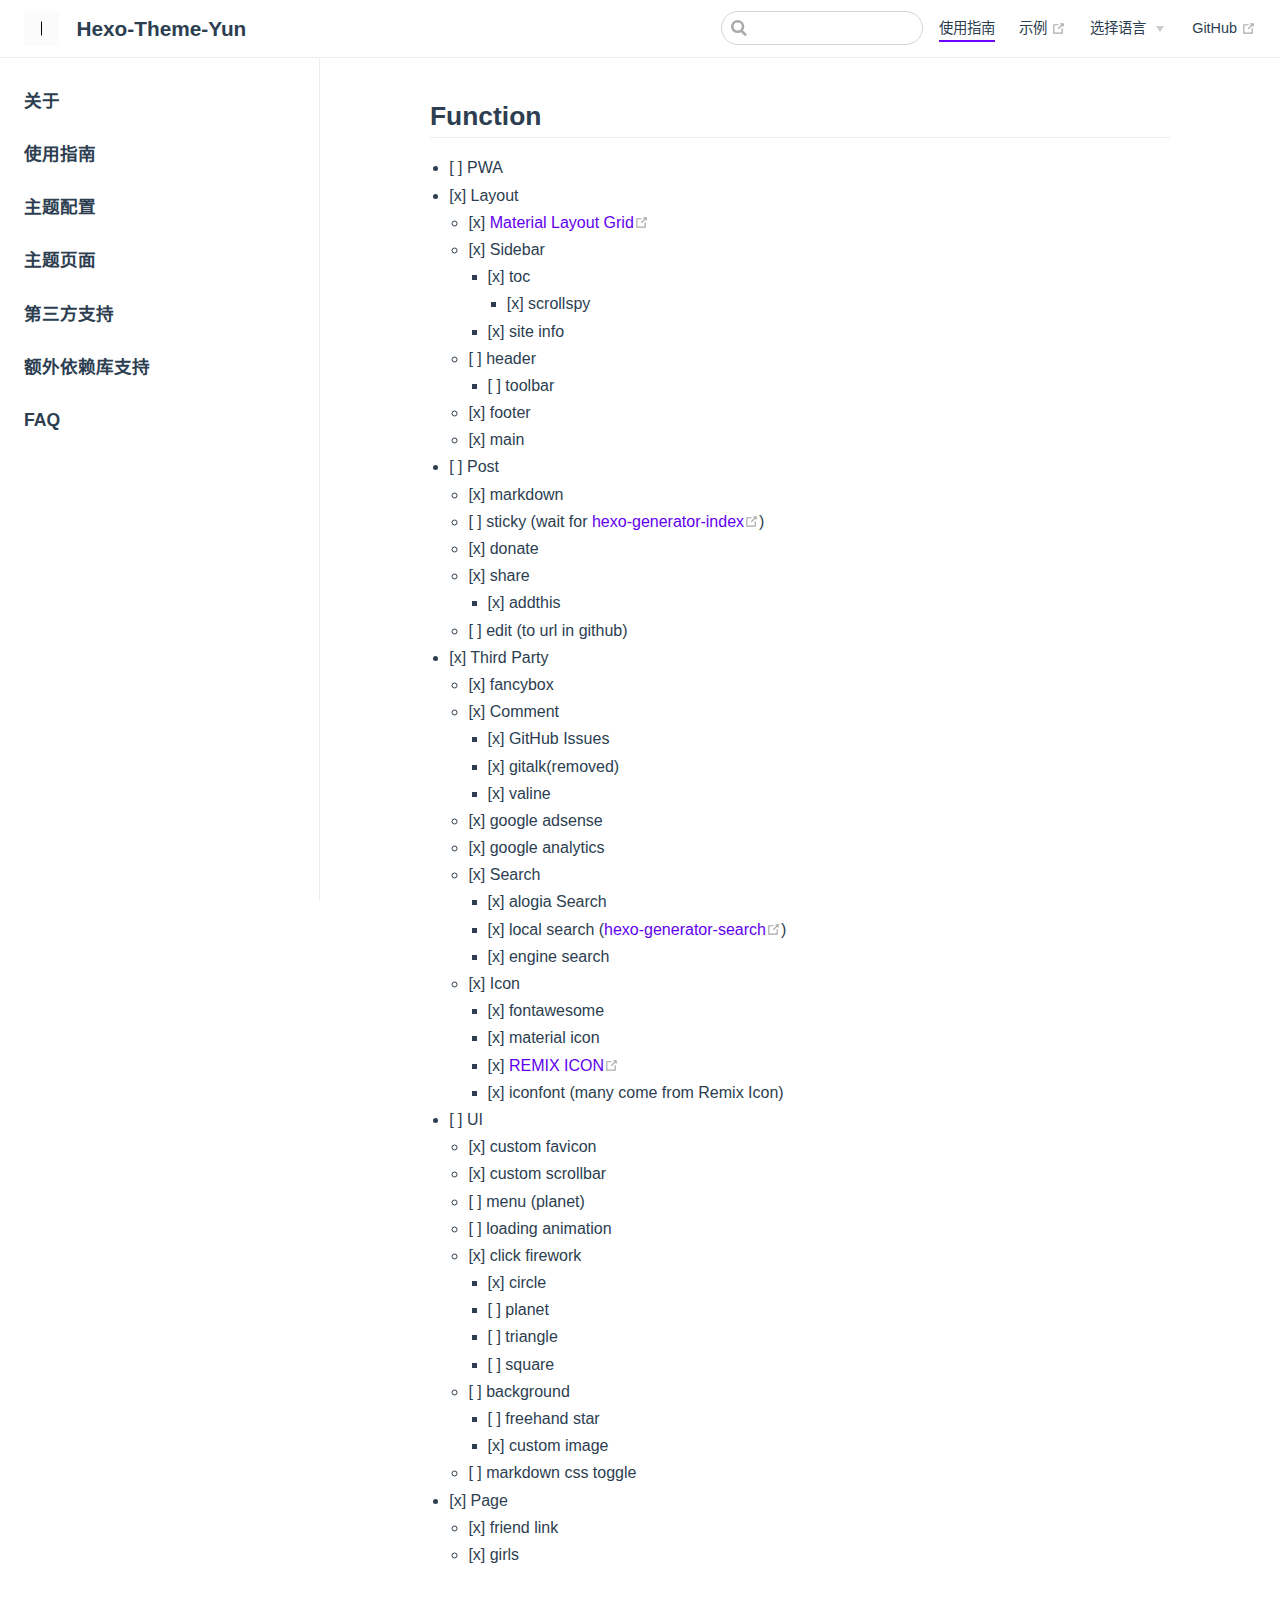
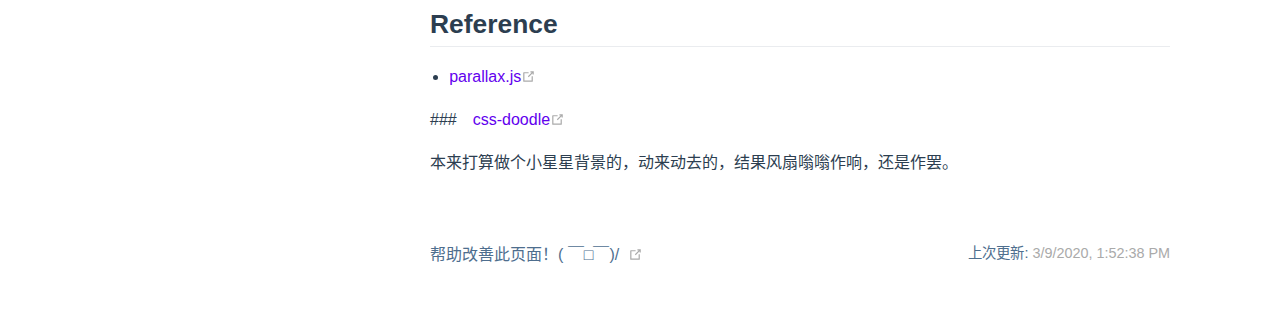
<file: guide/Todo.html>
<!DOCTYPE html>
<html lang="zh-CN">
  <head>
    <meta charset="utf-8">
    <meta name="viewport" content="width=device-width,initial-scale=1">
    <title>Todo | Hexo-Theme-Yun</title>
    <meta name="description" content="A powerful &amp; simple &amp; fast theme for Hexo.">
    <meta name="generator" content="VuePress 1.3.1">
    <link rel="icon" href="/logo.png">
  <link rel="manifest" href="/manifest.json">
  <meta name="theme-color" content="#6200ee">
  <meta name="apple-mobile-web-app-capable" content="yes">
  <meta name="apple-mobile-web-app-status-bar-style" content="#6200ee">
  <link rel="apple-touch-icon" href="/logo.png">
  <link rel="mask-icon" href="/logo.png" color="#6200ee">
  <meta name="msapplication-TileImage" content="/logo.png">
  <meta name="msapplication-TileColor" content="#6200ee">
  <[object Object]></[object Object]>
    
    <link rel="preload" href="/assets/css/0.styles.6aa9fc80.css" as="style"><link rel="preload" href="/assets/js/app.b663e7e6.js" as="script"><link rel="preload" href="/assets/js/2.4c6a1c10.js" as="script"><link rel="preload" href="/assets/js/11.38d981e0.js" as="script"><link rel="preload" href="/assets/js/3.0c5c205d.js" as="script"><link rel="prefetch" href="/assets/js/10.4856de43.js"><link rel="prefetch" href="/assets/js/12.ebe03d4f.js"><link rel="prefetch" href="/assets/js/13.8237a7c3.js"><link rel="prefetch" href="/assets/js/14.92f6389c.js"><link rel="prefetch" href="/assets/js/15.bd300823.js"><link rel="prefetch" href="/assets/js/16.a3792da2.js"><link rel="prefetch" href="/assets/js/17.76fe4f1d.js"><link rel="prefetch" href="/assets/js/18.2052b3cf.js"><link rel="prefetch" href="/assets/js/4.f180985b.js"><link rel="prefetch" href="/assets/js/5.dac3e8b9.js"><link rel="prefetch" href="/assets/js/6.dcdd47dc.js"><link rel="prefetch" href="/assets/js/7.cabfba68.js"><link rel="prefetch" href="/assets/js/8.44276722.js"><link rel="prefetch" href="/assets/js/9.d3fd572e.js">
    <link rel="stylesheet" href="/assets/css/0.styles.6aa9fc80.css">
  </head>
  <body>
    <div id="app" data-server-rendered="true"><div class="theme-container"><header class="navbar"><div class="sidebar-button"><svg xmlns="http://www.w3.org/2000/svg" aria-hidden="true" role="img" viewBox="0 0 448 512" class="icon"><path fill="currentColor" d="M436 124H12c-6.627 0-12-5.373-12-12V80c0-6.627 5.373-12 12-12h424c6.627 0 12 5.373 12 12v32c0 6.627-5.373 12-12 12zm0 160H12c-6.627 0-12-5.373-12-12v-32c0-6.627 5.373-12 12-12h424c6.627 0 12 5.373 12 12v32c0 6.627-5.373 12-12 12zm0 160H12c-6.627 0-12-5.373-12-12v-32c0-6.627 5.373-12 12-12h424c6.627 0 12 5.373 12 12v32c0 6.627-5.373 12-12 12z"></path></svg></div> <a href="/" class="home-link router-link-active"><img src="/logo.gif" alt="Hexo-Theme-Yun" class="logo"> <span class="site-name can-hide">Hexo-Theme-Yun</span></a> <div class="links"><div class="search-box"><input aria-label="Search" autocomplete="off" spellcheck="false" value=""> <!----></div> <nav class="nav-links can-hide"><div class="nav-item"><a href="/guide/" class="nav-link router-link-active">
  使用指南
</a></div><div class="nav-item"><a href="https://www.yunyoujun.cn" target="_blank" rel="noopener noreferrer" class="nav-link external">
  示例
  <svg xmlns="http://www.w3.org/2000/svg" aria-hidden="true" x="0px" y="0px" viewBox="0 0 100 100" width="15" height="15" class="icon outbound"><path fill="currentColor" d="M18.8,85.1h56l0,0c2.2,0,4-1.8,4-4v-32h-8v28h-48v-48h28v-8h-32l0,0c-2.2,0-4,1.8-4,4v56C14.8,83.3,16.6,85.1,18.8,85.1z"></path> <polygon fill="currentColor" points="45.7,48.7 51.3,54.3 77.2,28.5 77.2,37.2 85.2,37.2 85.2,14.9 62.8,14.9 62.8,22.9 71.5,22.9"></polygon></svg></a></div><div class="nav-item"><div class="dropdown-wrapper"><button type="button" aria-label="Select language" class="dropdown-title"><span class="title">选择语言</span> <span class="arrow right"></span></button> <ul class="nav-dropdown" style="display:none;"><li class="dropdown-item"><!----> <a href="/guide/Todo.html" class="nav-link router-link-exact-active router-link-active">
  简体中文
</a></li><li class="dropdown-item"><!----> <a href="/en/" class="nav-link">
  English
</a></li></ul></div></div> <a href="https://github.com/YunYouJun/hexo-theme-yun" target="_blank" rel="noopener noreferrer" class="repo-link">
    GitHub
    <svg xmlns="http://www.w3.org/2000/svg" aria-hidden="true" x="0px" y="0px" viewBox="0 0 100 100" width="15" height="15" class="icon outbound"><path fill="currentColor" d="M18.8,85.1h56l0,0c2.2,0,4-1.8,4-4v-32h-8v28h-48v-48h28v-8h-32l0,0c-2.2,0-4,1.8-4,4v56C14.8,83.3,16.6,85.1,18.8,85.1z"></path> <polygon fill="currentColor" points="45.7,48.7 51.3,54.3 77.2,28.5 77.2,37.2 85.2,37.2 85.2,14.9 62.8,14.9 62.8,22.9 71.5,22.9"></polygon></svg></a></nav></div></header> <div class="sidebar-mask"></div> <aside class="sidebar"><nav class="nav-links"><div class="nav-item"><a href="/guide/" class="nav-link router-link-active">
  使用指南
</a></div><div class="nav-item"><a href="https://www.yunyoujun.cn" target="_blank" rel="noopener noreferrer" class="nav-link external">
  示例
  <svg xmlns="http://www.w3.org/2000/svg" aria-hidden="true" x="0px" y="0px" viewBox="0 0 100 100" width="15" height="15" class="icon outbound"><path fill="currentColor" d="M18.8,85.1h56l0,0c2.2,0,4-1.8,4-4v-32h-8v28h-48v-48h28v-8h-32l0,0c-2.2,0-4,1.8-4,4v56C14.8,83.3,16.6,85.1,18.8,85.1z"></path> <polygon fill="currentColor" points="45.7,48.7 51.3,54.3 77.2,28.5 77.2,37.2 85.2,37.2 85.2,14.9 62.8,14.9 62.8,22.9 71.5,22.9"></polygon></svg></a></div><div class="nav-item"><div class="dropdown-wrapper"><button type="button" aria-label="Select language" class="dropdown-title"><span class="title">选择语言</span> <span class="arrow right"></span></button> <ul class="nav-dropdown" style="display:none;"><li class="dropdown-item"><!----> <a href="/guide/Todo.html" class="nav-link router-link-exact-active router-link-active">
  简体中文
</a></li><li class="dropdown-item"><!----> <a href="/en/" class="nav-link">
  English
</a></li></ul></div></div> <a href="https://github.com/YunYouJun/hexo-theme-yun" target="_blank" rel="noopener noreferrer" class="repo-link">
    GitHub
    <svg xmlns="http://www.w3.org/2000/svg" aria-hidden="true" x="0px" y="0px" viewBox="0 0 100 100" width="15" height="15" class="icon outbound"><path fill="currentColor" d="M18.8,85.1h56l0,0c2.2,0,4-1.8,4-4v-32h-8v28h-48v-48h28v-8h-32l0,0c-2.2,0-4,1.8-4,4v56C14.8,83.3,16.6,85.1,18.8,85.1z"></path> <polygon fill="currentColor" points="45.7,48.7 51.3,54.3 77.2,28.5 77.2,37.2 85.2,37.2 85.2,14.9 62.8,14.9 62.8,22.9 71.5,22.9"></polygon></svg></a></nav>  <ul class="sidebar-links"><li><a href="/guide/about.html" class="sidebar-link">关于</a></li><li><a href="/guide/" class="sidebar-link">使用指南</a></li><li><a href="/guide/config.html" class="sidebar-link">主题配置</a></li><li><a href="/guide/page.html" class="sidebar-link">主题页面</a></li><li><a href="/guide/third-party-support.html" class="sidebar-link">第三方支持</a></li><li><a href="/guide/additional-package-support.html" class="sidebar-link">额外依赖库支持</a></li><li><a href="/guide/faq.html" class="sidebar-link">FAQ</a></li></ul> </aside> <main class="page"> <div class="theme-default-content content__default"><h2 id="function"><a href="#function" class="header-anchor">#</a> Function</h2> <ul><li>[ ] PWA</li> <li>[x] Layout
<ul><li>[x] <a href="https://material.io/develop/web/components/layout-grid/" target="_blank" rel="noopener noreferrer">Material Layout Grid<svg xmlns="http://www.w3.org/2000/svg" aria-hidden="true" x="0px" y="0px" viewBox="0 0 100 100" width="15" height="15" class="icon outbound"><path fill="currentColor" d="M18.8,85.1h56l0,0c2.2,0,4-1.8,4-4v-32h-8v28h-48v-48h28v-8h-32l0,0c-2.2,0-4,1.8-4,4v56C14.8,83.3,16.6,85.1,18.8,85.1z"></path> <polygon fill="currentColor" points="45.7,48.7 51.3,54.3 77.2,28.5 77.2,37.2 85.2,37.2 85.2,14.9 62.8,14.9 62.8,22.9 71.5,22.9"></polygon></svg></a></li> <li>[x] Sidebar
<ul><li>[x] toc
<ul><li>[x] scrollspy</li></ul></li> <li>[x] site info</li></ul></li> <li>[ ] header
<ul><li>[ ] toolbar</li></ul></li> <li>[x] footer</li> <li>[x] main</li></ul></li> <li>[ ] Post
<ul><li>[x] markdown</li> <li>[ ] sticky (wait for <a href="https://github.com/hexojs/hexo-generator-index" target="_blank" rel="noopener noreferrer">hexo-generator-index<svg xmlns="http://www.w3.org/2000/svg" aria-hidden="true" x="0px" y="0px" viewBox="0 0 100 100" width="15" height="15" class="icon outbound"><path fill="currentColor" d="M18.8,85.1h56l0,0c2.2,0,4-1.8,4-4v-32h-8v28h-48v-48h28v-8h-32l0,0c-2.2,0-4,1.8-4,4v56C14.8,83.3,16.6,85.1,18.8,85.1z"></path> <polygon fill="currentColor" points="45.7,48.7 51.3,54.3 77.2,28.5 77.2,37.2 85.2,37.2 85.2,14.9 62.8,14.9 62.8,22.9 71.5,22.9"></polygon></svg></a>)</li> <li>[x] donate</li> <li>[x] share
<ul><li>[x] addthis</li></ul></li> <li>[ ] edit (to url in github)</li></ul></li> <li>[x] Third Party
<ul><li>[x] fancybox</li> <li>[x] Comment
<ul><li>[x] GitHub Issues</li> <li>[x] gitalk(removed)</li> <li>[x] valine</li></ul></li> <li>[x] google adsense</li> <li>[x] google analytics</li> <li>[x] Search
<ul><li>[x] alogia Search</li> <li>[x] local search (<a href="https://github.com/wzpan/hexo-generator-search" target="_blank" rel="noopener noreferrer">hexo-generator-search<svg xmlns="http://www.w3.org/2000/svg" aria-hidden="true" x="0px" y="0px" viewBox="0 0 100 100" width="15" height="15" class="icon outbound"><path fill="currentColor" d="M18.8,85.1h56l0,0c2.2,0,4-1.8,4-4v-32h-8v28h-48v-48h28v-8h-32l0,0c-2.2,0-4,1.8-4,4v56C14.8,83.3,16.6,85.1,18.8,85.1z"></path> <polygon fill="currentColor" points="45.7,48.7 51.3,54.3 77.2,28.5 77.2,37.2 85.2,37.2 85.2,14.9 62.8,14.9 62.8,22.9 71.5,22.9"></polygon></svg></a>)</li> <li>[x] engine search</li></ul></li> <li>[x] Icon
<ul><li>[x] fontawesome</li> <li>[x] material icon</li> <li>[x] <a href="https://remixicon.com/" target="_blank" rel="noopener noreferrer">REMIX ICON<svg xmlns="http://www.w3.org/2000/svg" aria-hidden="true" x="0px" y="0px" viewBox="0 0 100 100" width="15" height="15" class="icon outbound"><path fill="currentColor" d="M18.8,85.1h56l0,0c2.2,0,4-1.8,4-4v-32h-8v28h-48v-48h28v-8h-32l0,0c-2.2,0-4,1.8-4,4v56C14.8,83.3,16.6,85.1,18.8,85.1z"></path> <polygon fill="currentColor" points="45.7,48.7 51.3,54.3 77.2,28.5 77.2,37.2 85.2,37.2 85.2,14.9 62.8,14.9 62.8,22.9 71.5,22.9"></polygon></svg></a></li> <li>[x] iconfont (many come from Remix Icon)</li></ul></li></ul></li> <li>[ ] UI
<ul><li>[x] custom favicon</li> <li>[x] custom scrollbar</li> <li>[ ] menu (planet)</li> <li>[ ] loading animation</li> <li>[x] click firework
<ul><li>[x] circle</li> <li>[ ] planet</li> <li>[ ] triangle</li> <li>[ ] square</li></ul></li> <li>[ ] background
<ul><li>[ ] freehand star</li> <li>[x] custom image</li></ul></li> <li>[ ] markdown css toggle</li></ul></li> <li>[x] Page
<ul><li>[x] friend link</li> <li>[x] girls</li></ul></li></ul> <h2 id="reference"><a href="#reference" class="header-anchor">#</a> Reference</h2> <ul><li><a href="https://matthew.wagerfield.com/parallax/" target="_blank" rel="noopener noreferrer">parallax.js<svg xmlns="http://www.w3.org/2000/svg" aria-hidden="true" x="0px" y="0px" viewBox="0 0 100 100" width="15" height="15" class="icon outbound"><path fill="currentColor" d="M18.8,85.1h56l0,0c2.2,0,4-1.8,4-4v-32h-8v28h-48v-48h28v-8h-32l0,0c-2.2,0-4,1.8-4,4v56C14.8,83.3,16.6,85.1,18.8,85.1z"></path> <polygon fill="currentColor" points="45.7,48.7 51.3,54.3 77.2,28.5 77.2,37.2 85.2,37.2 85.2,14.9 62.8,14.9 62.8,22.9 71.5,22.9"></polygon></svg></a></li></ul> <p>###　<a href="https://github.com/css-doodle/css-doodle" target="_blank" rel="noopener noreferrer">css-doodle<svg xmlns="http://www.w3.org/2000/svg" aria-hidden="true" x="0px" y="0px" viewBox="0 0 100 100" width="15" height="15" class="icon outbound"><path fill="currentColor" d="M18.8,85.1h56l0,0c2.2,0,4-1.8,4-4v-32h-8v28h-48v-48h28v-8h-32l0,0c-2.2,0-4,1.8-4,4v56C14.8,83.3,16.6,85.1,18.8,85.1z"></path> <polygon fill="currentColor" points="45.7,48.7 51.3,54.3 77.2,28.5 77.2,37.2 85.2,37.2 85.2,14.9 62.8,14.9 62.8,22.9 71.5,22.9"></polygon></svg></a></p> <p>本来打算做个小星星背景的，动来动去的，结果风扇嗡嗡作响，还是作罢。</p></div> <footer class="page-edit"><div class="edit-link"><a href="https://github.com/YunYouJun/hexo-theme-yun/edit/master/docs/guide/Todo.md" target="_blank" rel="noopener noreferrer">帮助改善此页面！( ￣□￣)/</a> <svg xmlns="http://www.w3.org/2000/svg" aria-hidden="true" x="0px" y="0px" viewBox="0 0 100 100" width="15" height="15" class="icon outbound"><path fill="currentColor" d="M18.8,85.1h56l0,0c2.2,0,4-1.8,4-4v-32h-8v28h-48v-48h28v-8h-32l0,0c-2.2,0-4,1.8-4,4v56C14.8,83.3,16.6,85.1,18.8,85.1z"></path> <polygon fill="currentColor" points="45.7,48.7 51.3,54.3 77.2,28.5 77.2,37.2 85.2,37.2 85.2,14.9 62.8,14.9 62.8,22.9 71.5,22.9"></polygon></svg></div> <div class="last-updated"><span class="prefix">上次更新:</span> <span class="time">3/9/2020, 1:52:38 PM</span></div></footer> <!----> </main></div><div class="global-ui"><!----><!----></div></div>
    <script src="/assets/js/app.b663e7e6.js" defer></script><script src="/assets/js/2.4c6a1c10.js" defer></script><script src="/assets/js/11.38d981e0.js" defer></script><script src="/assets/js/3.0c5c205d.js" defer></script>
  </body>
</html>
</file>
<file: assets/css/0.styles.6aa9fc80.css>
#nprogress{pointer-events:none}#nprogress .bar{background:#6200ee;position:fixed;z-index:1031;top:0;left:0;width:100%;height:2px}#nprogress .peg{display:block;position:absolute;right:0;width:100px;height:100%;box-shadow:0 0 10px #6200ee,0 0 5px #6200ee;opacity:1;transform:rotate(3deg) translateY(-4px)}#nprogress .spinner{display:block;position:fixed;z-index:1031;top:15px;right:15px}#nprogress .spinner-icon{width:18px;height:18px;box-sizing:border-box;border-color:#6200ee transparent transparent #6200ee;border-style:solid;border-width:2px;border-radius:50%;-webkit-animation:nprogress-spinner .4s linear infinite;animation:nprogress-spinner .4s linear infinite}.nprogress-custom-parent{overflow:hidden;position:relative}.nprogress-custom-parent #nprogress .bar,.nprogress-custom-parent #nprogress .spinner{position:absolute}@-webkit-keyframes nprogress-spinner{0%{transform:rotate(0deg)}to{transform:rotate(1turn)}}@keyframes nprogress-spinner{0%{transform:rotate(0deg)}to{transform:rotate(1turn)}}html{scroll-behavior:smooth}.go-to-top[data-v-5fd4ef0c]{cursor:pointer;position:fixed;bottom:2rem;right:2.5rem;width:2rem;color:#6200ee;z-index:1}.go-to-top[data-v-5fd4ef0c]:hover{color:#8f41ff}@media (max-width:959px){.go-to-top[data-v-5fd4ef0c]{display:none}}.fade-enter-active[data-v-5fd4ef0c],.fade-leave-active[data-v-5fd4ef0c]{transition:opacity .3s}.fade-enter[data-v-5fd4ef0c],.fade-leave-to[data-v-5fd4ef0c]{opacity:0}.icon.outbound{color:#aaa;display:inline-block;vertical-align:middle;position:relative;top:-1px}.home{padding:3.6rem 2rem 0;max-width:960px;margin:0 auto;display:block}.home .hero{text-align:center}.home .hero img{max-width:100%;max-height:280px;display:block;margin:3rem auto 1.5rem}.home .hero h1{font-size:3rem}.home .hero .action,.home .hero .description,.home .hero h1{margin:1.8rem auto}.home .hero .description{max-width:35rem;font-size:1.6rem;line-height:1.3;color:#6a8bad}.home .hero .action-button{display:inline-block;font-size:1.2rem;color:#fff;background-color:#6200ee;padding:.8rem 1.6rem;border-radius:4px;transition:background-color .1s ease;box-sizing:border-box;border-bottom:1px solid #5800d6}.home .hero .action-button:hover{background-color:#6f0aff}.home .features{border-top:1px solid #eaecef;padding:1.2rem 0;margin-top:2.5rem;display:flex;flex-wrap:wrap;align-items:flex-start;align-content:stretch;justify-content:space-between}.home .feature{flex-grow:1;flex-basis:30%;max-width:30%}.home .feature h2{font-size:1.4rem;font-weight:500;border-bottom:none;padding-bottom:0;color:#3a5169}.home .feature p{color:#4e6e8e}.home .footer{padding:2.5rem;border-top:1px solid #eaecef;text-align:center;color:#4e6e8e}@media (max-width:719px){.home .features{flex-direction:column}.home .feature{max-width:100%;padding:0 2.5rem}}@media (max-width:419px){.home{padding-left:1.5rem;padding-right:1.5rem}.home .hero img{max-height:210px;margin:2rem auto 1.2rem}.home .hero h1{font-size:2rem}.home .hero .action,.home .hero .description,.home .hero h1{margin:1.2rem auto}.home .hero .description{font-size:1.2rem}.home .hero .action-button{font-size:1rem;padding:.6rem 1.2rem}.home .feature h2{font-size:1.25rem}}.search-box{display:inline-block;position:relative;margin-right:1rem}.search-box input{cursor:text;width:10rem;height:2rem;color:#4e6e8e;display:inline-block;border:1px solid #cfd4db;border-radius:2rem;font-size:.9rem;line-height:2rem;padding:0 .5rem 0 2rem;outline:none;transition:all .2s ease;background:#fff url(/assets/img/search.83621669.svg) .6rem .5rem no-repeat;background-size:1rem}.search-box input:focus{cursor:auto;border-color:#6200ee}.search-box .suggestions{background:#fff;width:20rem;position:absolute;top:1.5rem;border:1px solid #cfd4db;border-radius:6px;padding:.4rem;list-style-type:none}.search-box .suggestions.align-right{right:0}.search-box .suggestion{line-height:1.4;padding:.4rem .6rem;border-radius:4px;cursor:pointer}.search-box .suggestion a{white-space:normal;color:#5d82a6}.search-box .suggestion a .page-title{font-weight:600}.search-box .suggestion a .header{font-size:.9em;margin-left:.25em}.search-box .suggestion.focused{background-color:#f3f4f5}.search-box .suggestion.focused a{color:#6200ee}@media (max-width:959px){.search-box input{cursor:pointer;width:0;border-color:transparent;position:relative}.search-box input:focus{cursor:text;left:0;width:10rem}}@media (-ms-high-contrast:none){.search-box input{height:2rem}}@media (max-width:959px) and (min-width:719px){.search-box .suggestions{left:0}}@media (max-width:719px){.search-box{margin-right:0}.search-box input{left:1rem}.search-box .suggestions{right:0}}@media (max-width:419px){.search-box .suggestions{width:calc(100vw - 4rem)}.search-box input:focus{width:8rem}}.sidebar-button{cursor:pointer;display:none;width:1.25rem;height:1.25rem;position:absolute;padding:.6rem;top:.6rem;left:1rem}.sidebar-button .icon{display:block;width:1.25rem;height:1.25rem}@media (max-width:719px){.sidebar-button{display:block}}.dropdown-enter,.dropdown-leave-to{height:0!important}.dropdown-wrapper{cursor:pointer}.dropdown-wrapper .dropdown-title{display:block;font-size:.9rem;font-family:inherit;cursor:inherit;padding:inherit;line-height:1.4rem;background:transparent;border:none;font-weight:500;color:#2c3e50}.dropdown-wrapper .dropdown-title:hover{border-color:transparent}.dropdown-wrapper .dropdown-title .arrow{vertical-align:middle;margin-top:-1px;margin-left:.4rem}.dropdown-wrapper .nav-dropdown .dropdown-item{color:inherit;line-height:1.7rem}.dropdown-wrapper .nav-dropdown .dropdown-item h4{margin:.45rem 0 0;border-top:1px solid #eee;padding:.45rem 1.5rem 0 1.25rem}.dropdown-wrapper .nav-dropdown .dropdown-item .dropdown-subitem-wrapper{padding:0;list-style:none}.dropdown-wrapper .nav-dropdown .dropdown-item .dropdown-subitem-wrapper .dropdown-subitem{font-size:.9em}.dropdown-wrapper .nav-dropdown .dropdown-item a{display:block;line-height:1.7rem;position:relative;border-bottom:none;font-weight:400;margin-bottom:0;padding:0 1.5rem 0 1.25rem}.dropdown-wrapper .nav-dropdown .dropdown-item a.router-link-active,.dropdown-wrapper .nav-dropdown .dropdown-item a:hover{color:#6200ee}.dropdown-wrapper .nav-dropdown .dropdown-item a.router-link-active:after{content:"";width:0;height:0;border-left:5px solid #6200ee;border-top:3px solid transparent;border-bottom:3px solid transparent;position:absolute;top:calc(50% - 2px);left:9px}.dropdown-wrapper .nav-dropdown .dropdown-item:first-child h4{margin-top:0;padding-top:0;border-top:0}@media (max-width:719px){.dropdown-wrapper.open .dropdown-title{margin-bottom:.5rem}.dropdown-wrapper .dropdown-title{font-weight:600;font-size:inherit}.dropdown-wrapper .dropdown-title:hover{color:#6200ee}.dropdown-wrapper .nav-dropdown{transition:height .1s ease-out;overflow:hidden}.dropdown-wrapper .nav-dropdown .dropdown-item h4{border-top:0;margin-top:0;padding-top:0}.dropdown-wrapper .nav-dropdown .dropdown-item>a,.dropdown-wrapper .nav-dropdown .dropdown-item h4{font-size:15px;line-height:2rem}.dropdown-wrapper .nav-dropdown .dropdown-item .dropdown-subitem{font-size:14px;padding-left:1rem}}@media (min-width:719px){.dropdown-wrapper{height:1.8rem}.dropdown-wrapper.open .nav-dropdown,.dropdown-wrapper:hover .nav-dropdown{display:block!important}.dropdown-wrapper.open:blur{display:none}.dropdown-wrapper .dropdown-title .arrow{border-left:4px solid transparent;border-right:4px solid transparent;border-top:6px solid #ccc;border-bottom:0}.dropdown-wrapper .nav-dropdown{display:none;height:auto!important;box-sizing:border-box;max-height:calc(100vh - 2.7rem);overflow-y:auto;position:absolute;top:100%;right:0;background-color:#fff;padding:.6rem 0;border:1px solid;border-color:#ddd #ddd #ccc;text-align:left;border-radius:.25rem;white-space:nowrap;margin:0}}.nav-links{display:inline-block}.nav-links a{line-height:1.4rem;color:inherit}.nav-links a.router-link-active,.nav-links a:hover{color:#6200ee}.nav-links .nav-item{position:relative;display:inline-block;margin-left:1.5rem;line-height:2rem}.nav-links .nav-item:first-child{margin-left:0}.nav-links .repo-link{margin-left:1.5rem}@media (max-width:719px){.nav-links .nav-item,.nav-links .repo-link{margin-left:0}}@media (min-width:719px){.nav-links a.router-link-active,.nav-links a:hover{color:#2c3e50}.nav-item>a:not(.external).router-link-active,.nav-item>a:not(.external):hover{margin-bottom:-2px;border-bottom:2px solid #6c05ff}}.navbar{padding:.7rem 1.5rem;line-height:2.2rem}.navbar a,.navbar img,.navbar span{display:inline-block}.navbar .logo{height:2.2rem;min-width:2.2rem;margin-right:.8rem;vertical-align:top}.navbar .site-name{font-size:1.3rem;font-weight:600;color:#2c3e50;position:relative}.navbar .links{padding-left:1.5rem;box-sizing:border-box;background-color:#fff;white-space:nowrap;font-size:.9rem;position:absolute;right:1.5rem;top:.7rem;display:flex}.navbar .links .search-box{flex:0 0 auto;vertical-align:top}@media (max-width:719px){.navbar{padding-left:4rem}.navbar .can-hide{display:none}.navbar .links{padding-left:1.5rem}.navbar .site-name{width:calc(100vw - 9.4rem);overflow:hidden;white-space:nowrap;text-overflow:ellipsis}}.page-edit{max-width:740px;margin:0 auto;padding:2rem 2.5rem}@media (max-width:959px){.page-edit{padding:2rem}}@media (max-width:419px){.page-edit{padding:1.5rem}}.page-edit{padding-top:1rem;padding-bottom:1rem;overflow:auto}.page-edit .edit-link{display:inline-block}.page-edit .edit-link a{color:#4e6e8e;margin-right:.25rem}.page-edit .last-updated{float:right;font-size:.9em}.page-edit .last-updated .prefix{font-weight:500;color:#4e6e8e}.page-edit .last-updated .time{font-weight:400;color:#aaa}@media (max-width:719px){.page-edit .edit-link{margin-bottom:.5rem}.page-edit .last-updated{font-size:.8em;float:none;text-align:left}}.page-nav{max-width:740px;margin:0 auto;padding:2rem 2.5rem}@media (max-width:959px){.page-nav{padding:2rem}}@media (max-width:419px){.page-nav{padding:1.5rem}}.page-nav{padding-top:1rem;padding-bottom:0}.page-nav .inner{min-height:2rem;margin-top:0;border-top:1px solid #eaecef;padding-top:1rem;overflow:auto}.page-nav .next{float:right}.page{padding-bottom:2rem;display:block}.sidebar-group .sidebar-group{padding-left:.5em}.sidebar-group:not(.collapsable) .sidebar-heading:not(.clickable){cursor:auto;color:inherit}.sidebar-group.is-sub-group{padding-left:0}.sidebar-group.is-sub-group>.sidebar-heading{font-size:.95em;line-height:1.4;font-weight:400;padding-left:2rem}.sidebar-group.is-sub-group>.sidebar-heading:not(.clickable){opacity:.5}.sidebar-group.is-sub-group>.sidebar-group-items{padding-left:1rem}.sidebar-group.is-sub-group>.sidebar-group-items>li>.sidebar-link{font-size:.95em;border-left:none}.sidebar-group.depth-2>.sidebar-heading{border-left:none}.sidebar-heading{color:#2c3e50;transition:color .15s ease;cursor:pointer;font-size:1.1em;font-weight:700;padding:.35rem 1.5rem .35rem 1.25rem;width:100%;box-sizing:border-box;margin:0;border-left:.25rem solid transparent}.sidebar-heading.open,.sidebar-heading:hover{color:inherit}.sidebar-heading .arrow{position:relative;top:-.12em;left:.5em}.sidebar-heading.clickable.active{font-weight:600;color:#6200ee;border-left-color:#6200ee}.sidebar-heading.clickable:hover{color:#6200ee}.sidebar-group-items{transition:height .1s ease-out;font-size:.95em;overflow:hidden}.sidebar .sidebar-sub-headers{padding-left:1rem;font-size:.95em}a.sidebar-link{font-size:1em;font-weight:400;display:inline-block;color:#2c3e50;border-left:.25rem solid transparent;padding:.35rem 1rem .35rem 1.25rem;line-height:1.4;width:100%;box-sizing:border-box}a.sidebar-link:hover{color:#6200ee}a.sidebar-link.active{font-weight:600;color:#6200ee;border-left-color:#6200ee}.sidebar-group a.sidebar-link{padding-left:2rem}.sidebar-sub-headers a.sidebar-link{padding-top:.25rem;padding-bottom:.25rem;border-left:none}.sidebar-sub-headers a.sidebar-link.active{font-weight:500}.sidebar ul{padding:0;margin:0;list-style-type:none}.sidebar a{display:inline-block}.sidebar .nav-links{display:none;border-bottom:1px solid #eaecef;padding:.5rem 0 .75rem}.sidebar .nav-links a{font-weight:600}.sidebar .nav-links .nav-item,.sidebar .nav-links .repo-link{display:block;line-height:1.25rem;font-size:1.1em;padding:.5rem 0 .5rem 1.5rem}.sidebar>.sidebar-links{padding:1.5rem 0}.sidebar>.sidebar-links>li>a.sidebar-link{font-size:1.1em;line-height:1.7;font-weight:700}.sidebar>.sidebar-links>li:not(:first-child){margin-top:.75rem}@media (max-width:719px){.sidebar .nav-links{display:block}.sidebar .nav-links .dropdown-wrapper .nav-dropdown .dropdown-item a.router-link-active:after{top:calc(1rem - 2px)}.sidebar>.sidebar-links{padding:1rem 0}}code[class*=language-],pre[class*=language-]{color:#ccc;background:none;font-family:Consolas,Monaco,Andale Mono,Ubuntu Mono,monospace;font-size:1em;text-align:left;white-space:pre;word-spacing:normal;word-break:normal;word-wrap:normal;line-height:1.5;-moz-tab-size:4;-o-tab-size:4;tab-size:4;-webkit-hyphens:none;-ms-hyphens:none;hyphens:none}pre[class*=language-]{padding:1em;margin:.5em 0;overflow:auto}:not(pre)>code[class*=language-],pre[class*=language-]{background:#2d2d2d}:not(pre)>code[class*=language-]{padding:.1em;border-radius:.3em;white-space:normal}.token.block-comment,.token.cdata,.token.comment,.token.doctype,.token.prolog{color:#999}.token.punctuation{color:#ccc}.token.attr-name,.token.deleted,.token.namespace,.token.tag{color:#e2777a}.token.function-name{color:#6196cc}.token.boolean,.token.function,.token.number{color:#f08d49}.token.class-name,.token.constant,.token.property,.token.symbol{color:#f8c555}.token.atrule,.token.builtin,.token.important,.token.keyword,.token.selector{color:#cc99cd}.token.attr-value,.token.char,.token.regex,.token.string,.token.variable{color:#7ec699}.token.entity,.token.operator,.token.url{color:#67cdcc}.token.bold,.token.important{font-weight:700}.token.italic{font-style:italic}.token.entity{cursor:help}.token.inserted{color:green}.theme-default-content code{color:#476582;padding:.25rem .5rem;margin:0;font-size:.85em;background-color:rgba(27,31,35,.05);border-radius:3px}.theme-default-content code .token.deleted{color:#ec5975}.theme-default-content code .token.inserted{color:#6200ee}.theme-default-content pre,.theme-default-content pre[class*=language-]{line-height:1.4;padding:1.25rem 1.5rem;margin:.85rem 0;background-color:#282c34;border-radius:6px;overflow:auto}.theme-default-content pre[class*=language-] code,.theme-default-content pre code{color:#fff;padding:0;background-color:transparent;border-radius:0}div[class*=language-]{position:relative;background-color:#282c34;border-radius:6px}div[class*=language-] .highlight-lines{-webkit-user-select:none;-ms-user-select:none;user-select:none;padding-top:1.3rem;position:absolute;top:0;left:0;width:100%;line-height:1.4}div[class*=language-] .highlight-lines .highlighted{background-color:rgba(0,0,0,.66)}div[class*=language-] pre,div[class*=language-] pre[class*=language-]{background:transparent;position:relative;z-index:1}div[class*=language-]:before{position:absolute;z-index:3;top:.8em;right:1em;font-size:.75rem;color:hsla(0,0%,100%,.4)}div[class*=language-]:not(.line-numbers-mode) .line-numbers-wrapper{display:none}div[class*=language-].line-numbers-mode .highlight-lines .highlighted{position:relative}div[class*=language-].line-numbers-mode .highlight-lines .highlighted:before{content:" ";position:absolute;z-index:3;left:0;top:0;display:block;width:3.5rem;height:100%;background-color:rgba(0,0,0,.66)}div[class*=language-].line-numbers-mode pre{padding-left:4.5rem;vertical-align:middle}div[class*=language-].line-numbers-mode .line-numbers-wrapper{position:absolute;top:0;width:3.5rem;text-align:center;color:hsla(0,0%,100%,.3);padding:1.25rem 0;line-height:1.4}div[class*=language-].line-numbers-mode .line-numbers-wrapper br{-webkit-user-select:none;-ms-user-select:none;user-select:none}div[class*=language-].line-numbers-mode .line-numbers-wrapper .line-number{position:relative;z-index:4;-webkit-user-select:none;-ms-user-select:none;user-select:none;font-size:.85em}div[class*=language-].line-numbers-mode:after{content:"";position:absolute;z-index:2;top:0;left:0;width:3.5rem;height:100%;border-radius:6px 0 0 6px;border-right:1px solid rgba(0,0,0,.66);background-color:#282c34}div[class~=language-js]:before{content:"js"}div[class~=language-ts]:before{content:"ts"}div[class~=language-html]:before{content:"html"}div[class~=language-md]:before{content:"md"}div[class~=language-vue]:before{content:"vue"}div[class~=language-css]:before{content:"css"}div[class~=language-sass]:before{content:"sass"}div[class~=language-scss]:before{content:"scss"}div[class~=language-less]:before{content:"less"}div[class~=language-stylus]:before{content:"stylus"}div[class~=language-go]:before{content:"go"}div[class~=language-java]:before{content:"java"}div[class~=language-c]:before{content:"c"}div[class~=language-sh]:before{content:"sh"}div[class~=language-yaml]:before{content:"yaml"}div[class~=language-py]:before{content:"py"}div[class~=language-docker]:before{content:"docker"}div[class~=language-dockerfile]:before{content:"dockerfile"}div[class~=language-makefile]:before{content:"makefile"}div[class~=language-javascript]:before{content:"js"}div[class~=language-typescript]:before{content:"ts"}div[class~=language-markup]:before{content:"html"}div[class~=language-markdown]:before{content:"md"}div[class~=language-json]:before{content:"json"}div[class~=language-ruby]:before{content:"rb"}div[class~=language-python]:before{content:"py"}div[class~=language-bash]:before{content:"sh"}div[class~=language-php]:before{content:"php"}.custom-block .custom-block-title{font-weight:600;margin-bottom:-.4rem}.custom-block.danger,.custom-block.tip,.custom-block.warning{padding:.1rem 1.5rem;border-left-width:.5rem;border-left-style:solid;margin:1rem 0}.custom-block.tip{background-color:#f3f5f7;border-color:#42b983}.custom-block.warning{background-color:rgba(255,229,100,.3);border-color:#e7c000;color:#6b5900}.custom-block.warning .custom-block-title{color:#b29400}.custom-block.warning a{color:#2c3e50}.custom-block.danger{background-color:#ffe6e6;border-color:#c00;color:#4d0000}.custom-block.danger .custom-block-title{color:#900}.custom-block.danger a{color:#2c3e50}.custom-block.details{display:block;position:relative;border-radius:2px;margin:1.6em 0;padding:1.6em;background-color:#eee}.custom-block.details h4{margin-top:0}.custom-block.details figure:last-child,.custom-block.details p:last-child{margin-bottom:0;padding-bottom:0}.custom-block.details summary{outline:none;cursor:pointer}.arrow{display:inline-block;width:0;height:0}.arrow.up{border-bottom:6px solid #ccc}.arrow.down,.arrow.up{border-left:4px solid transparent;border-right:4px solid transparent}.arrow.down{border-top:6px solid #ccc}.arrow.right{border-left:6px solid #ccc}.arrow.left,.arrow.right{border-top:4px solid transparent;border-bottom:4px solid transparent}.arrow.left{border-right:6px solid #ccc}.theme-default-content:not(.custom){max-width:740px;margin:0 auto;padding:2rem 2.5rem}@media (max-width:959px){.theme-default-content:not(.custom){padding:2rem}}@media (max-width:419px){.theme-default-content:not(.custom){padding:1.5rem}}.table-of-contents .badge{vertical-align:middle}body,html{padding:0;margin:0;background-color:#fff}body{font-family:-apple-system,BlinkMacSystemFont,Segoe UI,Roboto,Oxygen,Ubuntu,Cantarell,Fira Sans,Droid Sans,Helvetica Neue,sans-serif;-webkit-font-smoothing:antialiased;-moz-osx-font-smoothing:grayscale;font-size:16px;color:#2c3e50}.page{padding-left:20rem}.navbar{z-index:20;right:0;height:3.6rem;background-color:#fff;box-sizing:border-box;border-bottom:1px solid #eaecef}.navbar,.sidebar-mask{position:fixed;top:0;left:0}.sidebar-mask{z-index:9;width:100vw;height:100vh;display:none}.sidebar{font-size:16px;background-color:#fff;width:20rem;position:fixed;z-index:10;margin:0;top:3.6rem;left:0;bottom:0;box-sizing:border-box;border-right:1px solid #eaecef;overflow-y:auto}.theme-default-content:not(.custom)>:first-child{margin-top:3.6rem}.theme-default-content:not(.custom) a:hover{text-decoration:underline}.theme-default-content:not(.custom) p.demo{padding:1rem 1.5rem;border:1px solid #ddd;border-radius:4px}.theme-default-content:not(.custom) img{max-width:100%}.theme-default-content.custom{padding:0;margin:0}.theme-default-content.custom img{max-width:100%}a{font-weight:500;text-decoration:none}a,p a code{color:#6200ee}p a code{font-weight:400}kbd{background:#eee;border:.15rem solid #ddd;border-bottom:.25rem solid #ddd;border-radius:.15rem;padding:0 .15em}blockquote{font-size:1rem;color:#999;border-left:.2rem solid #dfe2e5;margin:1rem 0;padding:.25rem 0 .25rem 1rem}blockquote>p{margin:0}ol,ul{padding-left:1.2em}strong{font-weight:600}h1,h2,h3,h4,h5,h6{font-weight:600;line-height:1.25}.theme-default-content:not(.custom)>h1,.theme-default-content:not(.custom)>h2,.theme-default-content:not(.custom)>h3,.theme-default-content:not(.custom)>h4,.theme-default-content:not(.custom)>h5,.theme-default-content:not(.custom)>h6{margin-top:-3.1rem;padding-top:4.6rem;margin-bottom:0}.theme-default-content:not(.custom)>h1:first-child,.theme-default-content:not(.custom)>h2:first-child,.theme-default-content:not(.custom)>h3:first-child,.theme-default-content:not(.custom)>h4:first-child,.theme-default-content:not(.custom)>h5:first-child,.theme-default-content:not(.custom)>h6:first-child{margin-top:-1.5rem;margin-bottom:1rem}.theme-default-content:not(.custom)>h1:first-child+.custom-block,.theme-default-content:not(.custom)>h1:first-child+p,.theme-default-content:not(.custom)>h1:first-child+pre,.theme-default-content:not(.custom)>h2:first-child+.custom-block,.theme-default-content:not(.custom)>h2:first-child+p,.theme-default-content:not(.custom)>h2:first-child+pre,.theme-default-content:not(.custom)>h3:first-child+.custom-block,.theme-default-content:not(.custom)>h3:first-child+p,.theme-default-content:not(.custom)>h3:first-child+pre,.theme-default-content:not(.custom)>h4:first-child+.custom-block,.theme-default-content:not(.custom)>h4:first-child+p,.theme-default-content:not(.custom)>h4:first-child+pre,.theme-default-content:not(.custom)>h5:first-child+.custom-block,.theme-default-content:not(.custom)>h5:first-child+p,.theme-default-content:not(.custom)>h5:first-child+pre,.theme-default-content:not(.custom)>h6:first-child+.custom-block,.theme-default-content:not(.custom)>h6:first-child+p,.theme-default-content:not(.custom)>h6:first-child+pre{margin-top:2rem}h1:hover .header-anchor,h2:hover .header-anchor,h3:hover .header-anchor,h4:hover .header-anchor,h5:hover .header-anchor,h6:hover .header-anchor{opacity:1}h1{font-size:2.2rem}h2{font-size:1.65rem;padding-bottom:.3rem;border-bottom:1px solid #eaecef}h3{font-size:1.35rem}a.header-anchor{font-size:.85em;float:left;margin-left:-.87em;padding-right:.23em;margin-top:.125em;opacity:0}a.header-anchor:hover{text-decoration:none}.line-number,code,kbd{font-family:source-code-pro,Menlo,Monaco,Consolas,Courier New,monospace}ol,p,ul{line-height:1.7}hr{border:0;border-top:1px solid #eaecef}table{border-collapse:collapse;margin:1rem 0;display:block;overflow-x:auto}tr{border-top:1px solid #dfe2e5}tr:nth-child(2n){background-color:#f6f8fa}td,th{border:1px solid #dfe2e5;padding:.6em 1em}.theme-container.sidebar-open .sidebar-mask{display:block}.theme-container.no-navbar .theme-default-content:not(.custom)>h1,.theme-container.no-navbar h2,.theme-container.no-navbar h3,.theme-container.no-navbar h4,.theme-container.no-navbar h5,.theme-container.no-navbar h6{margin-top:1.5rem;padding-top:0}.theme-container.no-navbar .sidebar{top:0}@media (min-width:720px){.theme-container.no-sidebar .sidebar{display:none}.theme-container.no-sidebar .page{padding-left:0}}@media (max-width:959px){.sidebar{font-size:15px;width:16.4rem}.page{padding-left:16.4rem}}@media (max-width:719px){.sidebar{top:0;padding-top:3.6rem;transform:translateX(-100%);transition:transform .2s ease}.page{padding-left:0}.theme-container.sidebar-open .sidebar{transform:translateX(0)}.theme-container.no-navbar .sidebar{padding-top:0}}@media (max-width:419px){h1{font-size:1.9rem}.theme-default-content div[class*=language-]{margin:.85rem -1.5rem;border-radius:0}}.badge[data-v-15b7b770]{display:inline-block;font-size:14px;height:18px;line-height:18px;border-radius:3px;padding:0 6px;color:#fff}.badge.green[data-v-15b7b770],.badge.tip[data-v-15b7b770],.badge[data-v-15b7b770]{background-color:#42b983}.badge.error[data-v-15b7b770]{background-color:#da5961}.badge.warn[data-v-15b7b770],.badge.warning[data-v-15b7b770],.badge.yellow[data-v-15b7b770]{background-color:#e7c000}.badge+.badge[data-v-15b7b770]{margin-left:5px}.sw-update-popup[data-v-03f17113]{position:fixed;right:1em;bottom:1em;padding:1em;border:1px solid #3eaf7c;border-radius:3px;background:#fff;box-shadow:0 4px 16px rgba(0,0,0,.5);text-align:center;z-index:2}.sw-update-popup>button[data-v-03f17113]{margin-top:.5em;padding:.25em 2em}.sw-update-popup-enter-active[data-v-03f17113],.sw-update-popup-leave-active[data-v-03f17113]{transition:opacity .3s,transform .3s}.sw-update-popup-enter[data-v-03f17113],.sw-update-popup-leave-to[data-v-03f17113]{opacity:0;transform:translateY(50%) scale(.5)}
</file>
